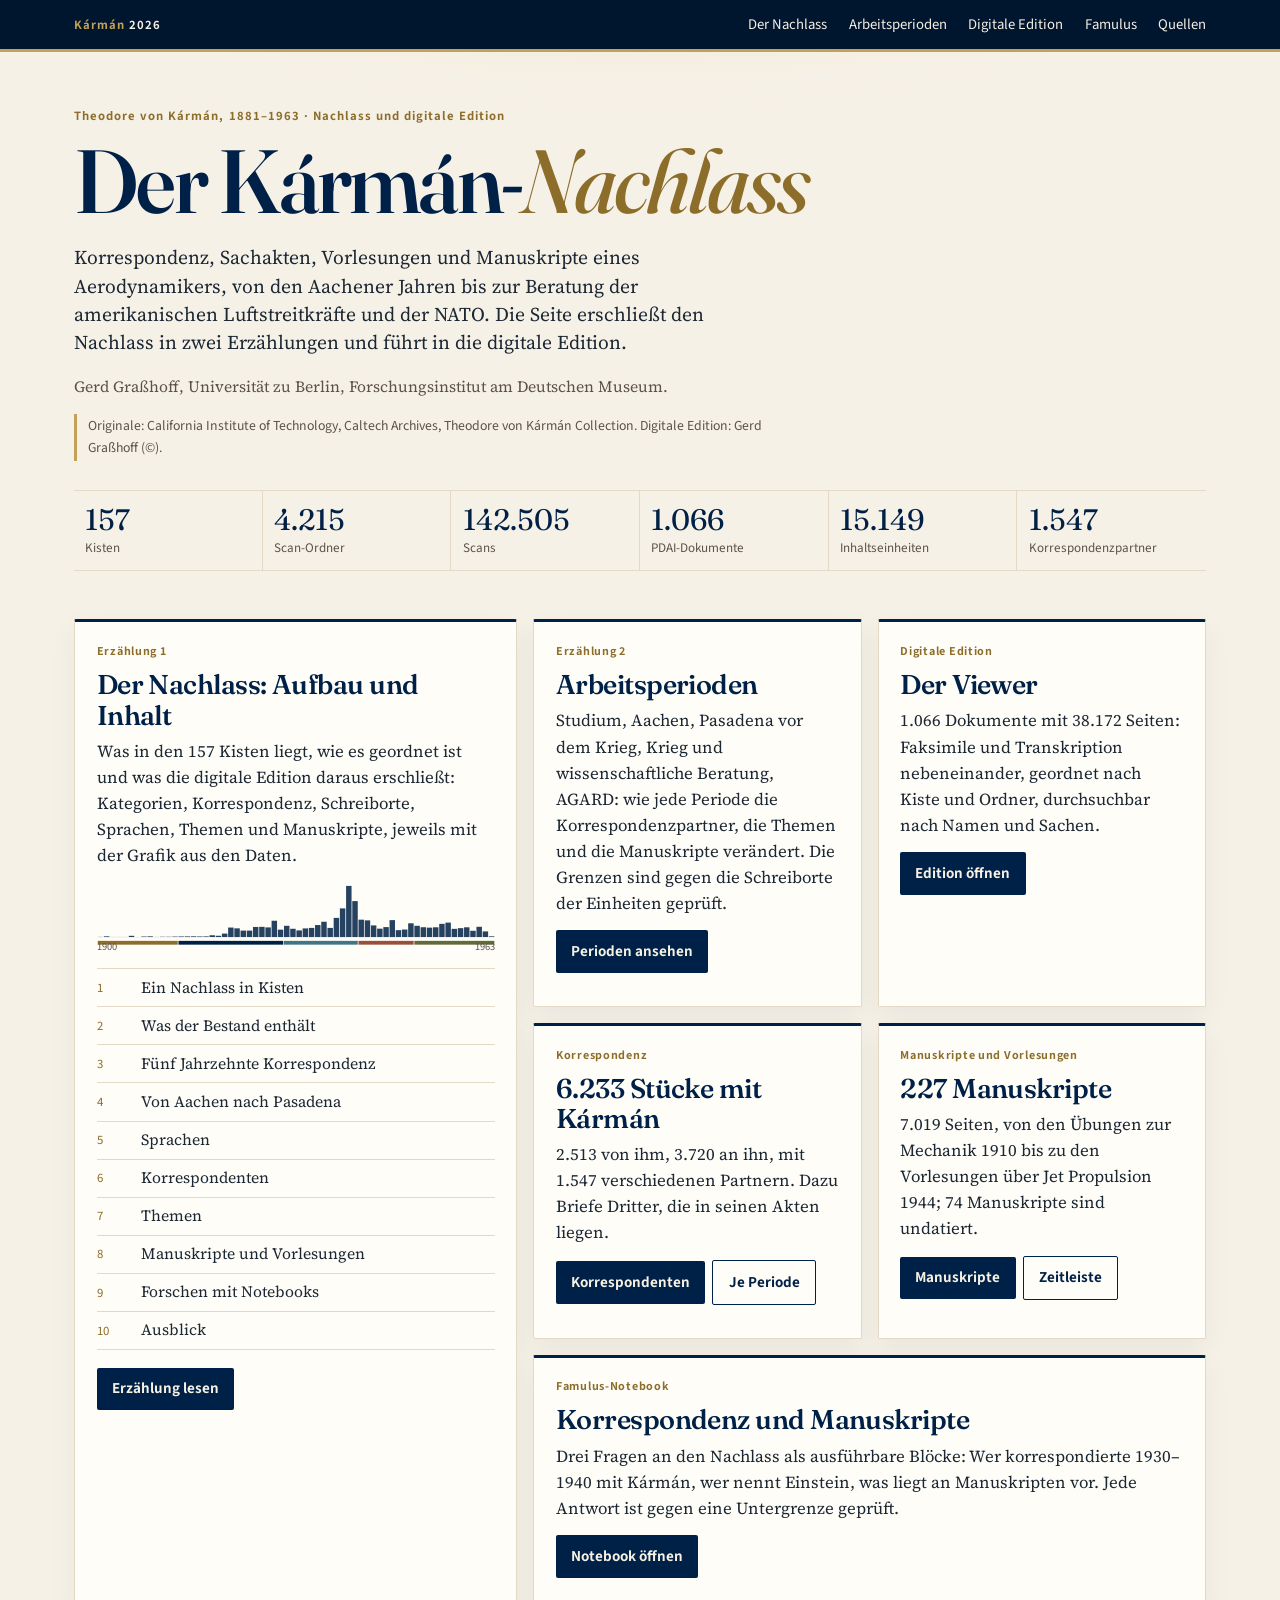
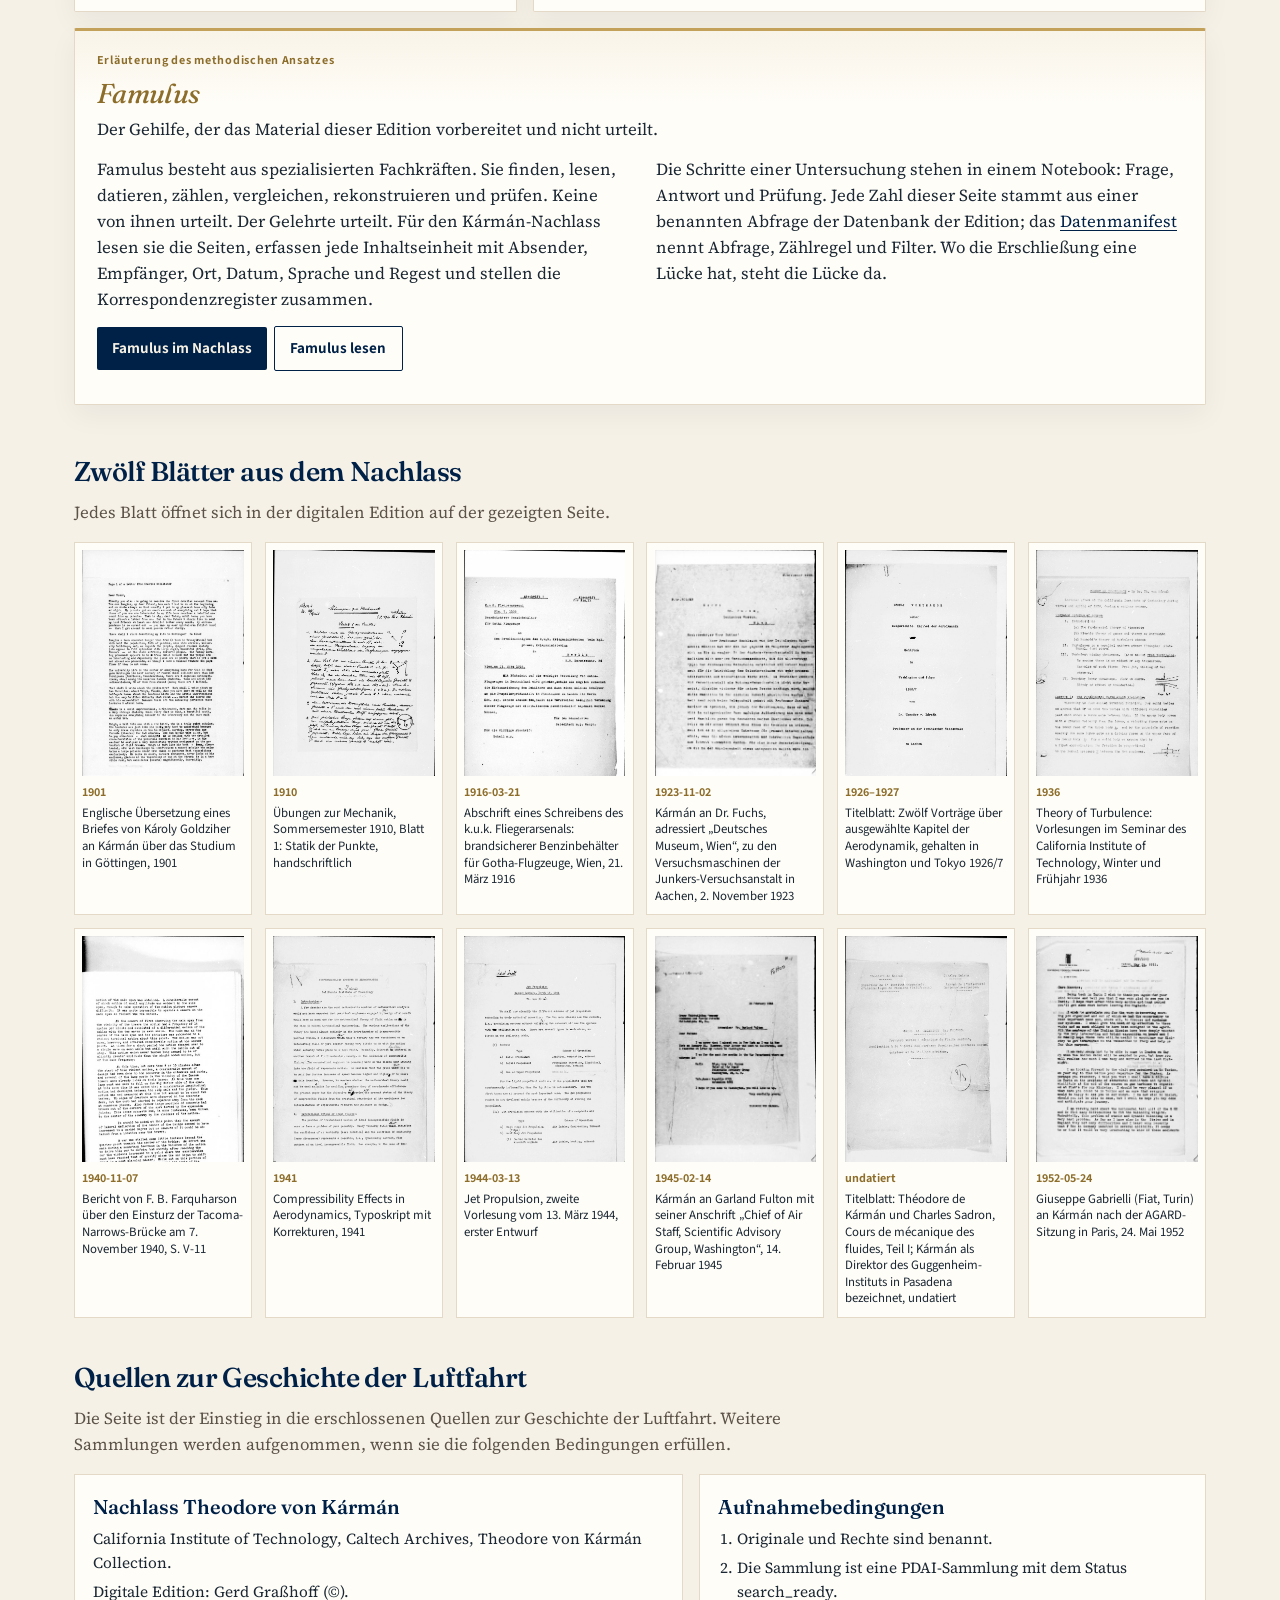
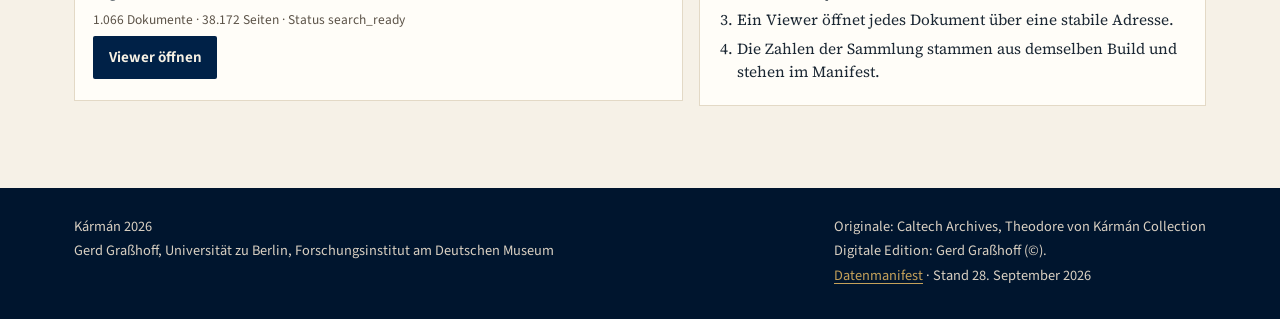
<file: index.html>
<!DOCTYPE html>
<html lang="de">
<head>
  <meta charset="utf-8">
  <meta name="viewport" content="width=device-width, initial-scale=1">
  <title>Kármán 2026</title>
  <meta name="description" content="Der Nachlass Theodore von Kármáns: digitale Edition, Korrespondenz, Manuskripte, Arbeitsperioden und Famulus-Notebooks. Einstieg in die Quellen zur Geschichte der Luftfahrt.">
  <meta name="author" content="Gerd Graßhoff">
  <meta property="og:title" content="Kármán 2026">
  <meta property="og:description" content="Der Nachlass Theodore von Kármáns in der digitalen Edition: Aufbau, Korrespondenz, Manuskripte und Arbeitsperioden.">
  <meta property="og:type" content="website">
  <link rel="icon" href="favicon.svg" type="image/svg+xml">
  <link rel="preconnect" href="https://fonts.googleapis.com">
  <link rel="preconnect" href="https://fonts.gstatic.com" crossorigin>
  <link href="https://fonts.googleapis.com/css2?family=Fraunces:ital,opsz,wght@0,9..144,460;0,9..144,560;1,9..144,460&family=Source+Sans+3:ital,wght@0,400;0,560;0,650;1,400&family=Source+Serif+4:ital,opsz,wght@0,8..60,400;0,8..60,560;1,8..60,400&display=swap" rel="stylesheet">
  <link rel="stylesheet" href="assets/karman.css?v=20260929104529">
</head>
<body>
  <a class="skip" href="#inhalt">Zum Inhalt</a>
  <header class="mast">
    <div class="mast-inner">
      <p class="brand"><span>Kármán</span> 2026</p>
      <nav aria-label="Abschnitte">
        <a href="nachlass/">Der Nachlass</a>
        <a href="perioden/">Arbeitsperioden</a>
        <a href="#edition">Digitale Edition</a>
        <a href="#ansatz">Famulus</a>
        <a href="#quellen">Quellen</a>
      </nav>
    </div>
  </header>

  <main id="inhalt">
    <div class="wrap">
      <section class="hero">
        <p class="kicker">Theodore von Kármán, 1881–1963 · Nachlass und digitale Edition</p>
        <h1>Der Kármán-<em>Nachlass</em></h1>
        <p class="lead">Korrespondenz, Sachakten, Vorlesungen und Manuskripte eines Aerodynamikers, von den Aachener Jahren bis zur Beratung der amerikanischen Luftstreitkräfte und der NATO. Die Seite erschließt den Nachlass in zwei Erzählungen und führt in die digitale Edition.</p>
        <p class="byline">Gerd Graßhoff, Universität zu Berlin, Forschungsinstitut am Deutschen Museum.</p>
        <p class="credit">Originale: California Institute of Technology, Caltech Archives, Theodore von Kármán Collection. Digitale Edition: Gerd Graßhoff (©).</p>
        <div class="figures" aria-label="Der Nachlass in Zahlen">
          <div><span class="v">157</span><span class="k">Kisten</span></div>
          <div><span class="v">4.215</span><span class="k">Scan-Ordner</span></div>
          <div><span class="v">142.505</span><span class="k">Scans</span></div>
          <div><span class="v">1.066</span><span class="k">PDAI-Dokumente</span></div>
          <div><span class="v">15.149</span><span class="k">Inhaltseinheiten</span></div>
          <div><span class="v">1.547</span><span class="k">Korrespondenzpartner</span></div>
        </div>
      </section>

      <section class="portals" aria-label="Einstiege">
        <article class="portal lead-card" id="nachlass">
          <p class="mark">Erzählung 1</p>
          <h2>Der Nachlass: Aufbau und Inhalt</h2>
          <p>Was in den 157 Kisten liegt, wie es geordnet ist und was die digitale Edition daraus erschließt: Kategorien, Korrespondenz, Schreiborte, Sprachen, Themen und Manuskripte, jeweils mit der Grafik aus den Daten.</p>
          <div class="spark fig" data-chart="spark" style="min-height:0"></div>
          <ol class="contents"><li><a href="nachlass/#k1"><span class="num">1</span><span>Ein Nachlass in Kisten</span></a></li><li><a href="nachlass/#k2"><span class="num">2</span><span>Was der Bestand enthält</span></a></li><li><a href="nachlass/#k3"><span class="num">3</span><span>Fünf Jahrzehnte Korrespondenz</span></a></li><li><a href="nachlass/#k4"><span class="num">4</span><span>Von Aachen nach Pasadena</span></a></li><li><a href="nachlass/#k5"><span class="num">5</span><span>Sprachen</span></a></li><li><a href="nachlass/#k6"><span class="num">6</span><span>Korrespondenten</span></a></li><li><a href="nachlass/#k7"><span class="num">7</span><span>Themen</span></a></li><li><a href="nachlass/#k8"><span class="num">8</span><span>Manuskripte und Vorlesungen</span></a></li><li><a href="nachlass/#k9"><span class="num">9</span><span>Forschen mit Notebooks</span></a></li><li><a href="nachlass/#k10"><span class="num">10</span><span>Ausblick</span></a></li></ol>
          <p class="go-row"><a class="go" href="nachlass/">Erzählung lesen</a></p>
        </article>

        <article class="portal" id="perioden">
          <p class="mark">Erzählung 2</p>
          <h2>Arbeitsperioden</h2>
          <p>Studium, Aachen, Pasadena vor dem Krieg, Krieg und wissenschaftliche Beratung, AGARD: wie jede Periode die Korrespondenzpartner, die Themen und die Manuskripte verändert. Die Grenzen sind gegen die Schreiborte der Einheiten geprüft.</p>
          <p class="go-row"><a class="go" href="perioden/">Perioden ansehen</a></p>
        </article>

        <article class="portal" id="edition">
          <p class="mark">Digitale Edition</p>
          <h2>Der Viewer</h2>
          <p>1.066 Dokumente mit 38.172 Seiten: Faksimile und Transkription nebeneinander, geordnet nach Kiste und Ordner, durchsuchbar nach Namen und Sachen.</p>
          <p class="go-row"><a class="go" href="https://lettre.ngrok.dev/karman/" target="_blank" rel="noopener">Edition öffnen</a></p>
        </article>

        <article class="portal" id="korrespondenz">
          <p class="mark">Korrespondenz</p>
          <h2>6.233 Stücke mit Kármán</h2>
          <p>2.513 von ihm, 3.720 an ihn, mit 1.547 verschiedenen Partnern. Dazu Briefe Dritter, die in seinen Akten liegen.</p>
          <p class="go-row"><a class="go" href="nachlass/#k6">Korrespondenten</a><a class="go quiet" href="perioden/#korrespondenz">Je Periode</a></p>
        </article>

        <article class="portal" id="manuskripte">
          <p class="mark">Manuskripte und Vorlesungen</p>
          <h2>227 Manuskripte</h2>
          <p>7.019 Seiten, von den Übungen zur Mechanik 1910 bis zu den Vorlesungen über Jet Propulsion 1944; 74 Manuskripte sind undatiert.</p>
          <p class="go-row"><a class="go" href="nachlass/#k8">Manuskripte</a><a class="go quiet" href="perioden/#manuskripte">Zeitleiste</a></p>
        </article>

        <article class="portal wide" id="notebook">
          <p class="mark">Famulus-Notebook</p>
          <h2>Korrespondenz und Manuskripte</h2>
          <p>Drei Fragen an den Nachlass als ausführbare Blöcke: Wer korrespondierte 1930–1940 mit Kármán, wer nennt Einstein, was liegt an Manuskripten vor. Jede Antwort ist gegen eine Untergrenze geprüft.</p>
          <p class="go-row"><a class="go" href="https://lettre.ngrok.dev/famulus-notebook/notebook?nb=karman-nachlass/korrespondenz" target="_blank" rel="noopener">Notebook öffnen</a></p>
        </article>

        <article class="portal method" id="ansatz">
          <p class="mark">Erläuterung des methodischen Ansatzes</p>
          <h2><span>Famulus</span></h2>
          <p>Der Gehilfe, der das Material dieser Edition vorbereitet und nicht urteilt.</p>
          <div class="method-cols">
            <p>Famulus besteht aus spezialisierten Fachkräften. Sie finden, lesen, datieren, zählen, vergleichen, rekonstruieren und prüfen. Keine von ihnen urteilt. Der Gelehrte urteilt. Für den Kármán-Nachlass lesen sie die Seiten, erfassen jede Inhaltseinheit mit Absender, Empfänger, Ort, Datum, Sprache und Regest und stellen die Korrespondenzregister zusammen.</p>
            <p>Die Schritte einer Untersuchung stehen in einem Notebook: Frage, Antwort und Prüfung. Jede Zahl dieser Seite stammt aus einer benannten Abfrage der Datenbank der Edition; das <a href="data/manifest.json">Datenmanifest</a> nennt Abfrage, Zählregel und Filter. Wo die Erschließung eine Lücke hat, steht die Lücke da.</p>
          </div>
          <p class="go-row"><a class="go" href="nachlass/#k9">Famulus im Nachlass</a><a class="go quiet" href="https://grasshoff.github.io/kepleriana-2026/famulus/famulus-plattform.html" target="_blank" rel="noopener">Famulus lesen</a></p>
        </article>
      </section>

      <section class="band" aria-labelledby="blaetter">
        <h2 id="blaetter">Zwölf Blätter aus dem Nachlass</h2>
        <p class="section-lead">Jedes Blatt öffnet sich in der digitalen Edition auf der gezeigten Seite.</p>
        <div class="facsimiles"><a class="facsimile" href="https://lettre.ngrok.dev/karman/?doc=11-21_goldziher_karoly_1901_1952&p=2" target="_blank" rel="noopener"><img src="img/goldziher-1901.jpg" alt="" loading="lazy"><span class="d">1901</span><span class="c">Englische Übersetzung eines Briefes von Károly Goldziher an Kármán über das Studium in Göttingen, 1901</span></a><a class="facsimile" href="https://lettre.ngrok.dev/karman/?doc=117-1_course_lectures_1910_ubungen_zur_mechanik&p=2" target="_blank" rel="noopener"><img src="img/uebungen-1910.jpg" alt="" loading="lazy"><span class="d">1910</span><span class="c">Übungen zur Mechanik, Sommersemester 1910, Blatt 1: Statik der Punkte, handschriftlich</span></a><a class="facsimile" href="https://lettre.ngrok.dev/karman/?doc=109-16_patents_sealed_tanks_1918_1923&p=2" target="_blank" rel="noopener"><img src="img/fliegerarsenal-1916.jpg" alt="" loading="lazy"><span class="d">1916-03-21</span><span class="c">Abschrift eines Schreibens des k.u.k. Fliegerarsenals: brandsicherer Benzinbehälter für Gotha-Flugzeuge, Wien, 21. März 1916</span></a><a class="facsimile" href="https://lettre.ngrok.dev/karman/?doc=10-11_fu_miscellaneous&p=6" target="_blank" rel="noopener"><img src="img/deutsches-museum-1923.jpg" alt="" loading="lazy"><span class="d">1923-11-02</span><span class="c">Kármán an Dr. Fuchs, adressiert „Deutsches Museum, Wien“, zu den Versuchsmaschinen der Junkers-Versuchsanstalt in Aachen, 2. November 1923</span></a><a class="facsimile" href="https://lettre.ngrok.dev/karman/?doc=117-5_course_lectures_1926_1927_zwolf_vortrage_uber_ausgwahlte_kapitel_der_aerodynamik&p=3" target="_blank" rel="noopener"><img src="img/zwoelf-vortraege.jpg" alt="" loading="lazy"><span class="d">1926–1927</span><span class="c">Titelblatt: Zwölf Vorträge über ausgewählte Kapitel der Aerodynamik, gehalten in Washington und Tokyo 1926/7</span></a><a class="facsimile" href="https://lettre.ngrok.dev/karman/?doc=117-18_course_lecture_1936_theory_of_turbulence_i&p=2" target="_blank" rel="noopener"><img src="img/turbulence-1936.jpg" alt="" loading="lazy"><span class="d">1936</span><span class="c">Theory of Turbulence: Vorlesungen im Seminar des California Institute of Technology, Winter und Frühjahr 1936</span></a><a class="facsimile" href="https://lettre.ngrok.dev/karman/?doc=102-10_bridges_suspension_iii&p=36" target="_blank" rel="noopener"><img src="img/tacoma-1940.jpg" alt="" loading="lazy"><span class="d">1940-11-07</span><span class="c">Bericht von F. B. Farquharson über den Einsturz der Tacoma-Narrows-Brücke am 7. November 1940, S. V-11</span></a><a class="facsimile" href="https://lettre.ngrok.dev/karman/?doc=120-3_manuscripts_and_notes_technical_1941_i&p=2" target="_blank" rel="noopener"><img src="img/compressible-1941.jpg" alt="" loading="lazy"><span class="d">1941</span><span class="c">Compressibility Effects in Aerodynamics, Typoskript mit Korrekturen, 1941</span></a><a class="facsimile" href="https://lettre.ngrok.dev/karman/?doc=117-19_course_lecture_1944_jet_propulsion&p=2" target="_blank" rel="noopener"><img src="img/jet-propulsion-1944.jpg" alt="" loading="lazy"><span class="d">1944-03-13</span><span class="c">Jet Propulsion, zweite Vorlesung vom 13. März 1944, erster Entwurf</span></a><a class="facsimile" href="https://lettre.ngrok.dev/karman/?doc=10-9_fulton_garland_1932_1957&p=26" target="_blank" rel="noopener"><img src="img/sag-1945.jpg" alt="" loading="lazy"><span class="d">1945-02-14</span><span class="c">Kármán an Garland Fulton mit seiner Anschrift „Chief of Air Staff, Scientific Advisory Group, Washington“, 14. Februar 1945</span></a><a class="facsimile" href="https://lettre.ngrok.dev/karman/?doc=118-7_manuscripts_of_book_cours_de_mecanique_des_fluides_i&p=5" target="_blank" rel="noopener"><img src="img/cours-mecanique.jpg" alt="" loading="lazy"><span class="d">undatiert</span><span class="c">Titelblatt: Théodore de Kármán und Charles Sadron, Cours de mécanique des fluides, Teil I; Kármán als Direktor des Guggenheim-Instituts in Pasadena bezeichnet, undatiert</span></a><a class="facsimile" href="https://lettre.ngrok.dev/karman/?doc=10-15_gabrielli_giuseppe_lydia_crocco_april_dec_1952&p=19" target="_blank" rel="noopener"><img src="img/agard-1952.jpg" alt="" loading="lazy"><span class="d">1952-05-24</span><span class="c">Giuseppe Gabrielli (Fiat, Turin) an Kármán nach der AGARD-Sitzung in Paris, 24. Mai 1952</span></a></div>
      </section>

      <section class="band" id="quellen" aria-labelledby="quellen-t">
        <h2 id="quellen-t">Quellen zur Geschichte der Luftfahrt</h2>
        <p class="section-lead">Die Seite ist der Einstieg in die erschlossenen Quellen zur Geschichte der Luftfahrt. Weitere Sammlungen werden aufgenommen, wenn sie die folgenden Bedingungen erfüllen.</p>
        <div class="sources">
          <div><div class="source-item"><h3>Nachlass Theodore von Kármán</h3><p>California Institute of Technology, Caltech Archives, Theodore von Kármán Collection.</p><p>Digitale Edition: Gerd Graßhoff (©).</p><p class="meta">1.066 Dokumente · 38.172 Seiten · Status search_ready</p><p><a class="go" href="https://lettre.ngrok.dev/karman/" target="_blank" rel="noopener">Viewer öffnen</a></p></div></div>
          <div class="source-item">
            <h3>Aufnahmebedingungen</h3>
            <ol class="admission"><li>Originale und Rechte sind benannt.</li><li>Die Sammlung ist eine PDAI-Sammlung mit dem Status search_ready.</li><li>Ein Viewer öffnet jedes Dokument über eine stabile Adresse.</li><li>Die Zahlen der Sammlung stammen aus demselben Build und stehen im Manifest.</li></ol>
          </div>
        </div>
      </section>
    </div>
  </main>

  <footer>
    <div class="wrap">
      <div>
        <p>Kármán 2026</p>
        <p>Gerd Graßhoff, Universität zu Berlin, Forschungsinstitut am Deutschen Museum</p>
      </div>
      <div>
        <p>Originale: Caltech Archives, Theodore von Kármán Collection</p>
        <p>Digitale Edition: Gerd Graßhoff (©).</p>
        <p><a href="data/manifest.json">Datenmanifest</a> · Stand 28. September 2026</p>
      </div>
    </div>
  </footer>

  <script src="assets/vendor/d3.v7.min.js?v=20260929104529"></script>
  <script src="data/bundle.js?v=20260929104529"></script>
  <script src="assets/js/charts.js?v=20260929104529"></script>
  <script src="assets/js/scrolly.js?v=20260929104529"></script>
</body>
</html>
</file>
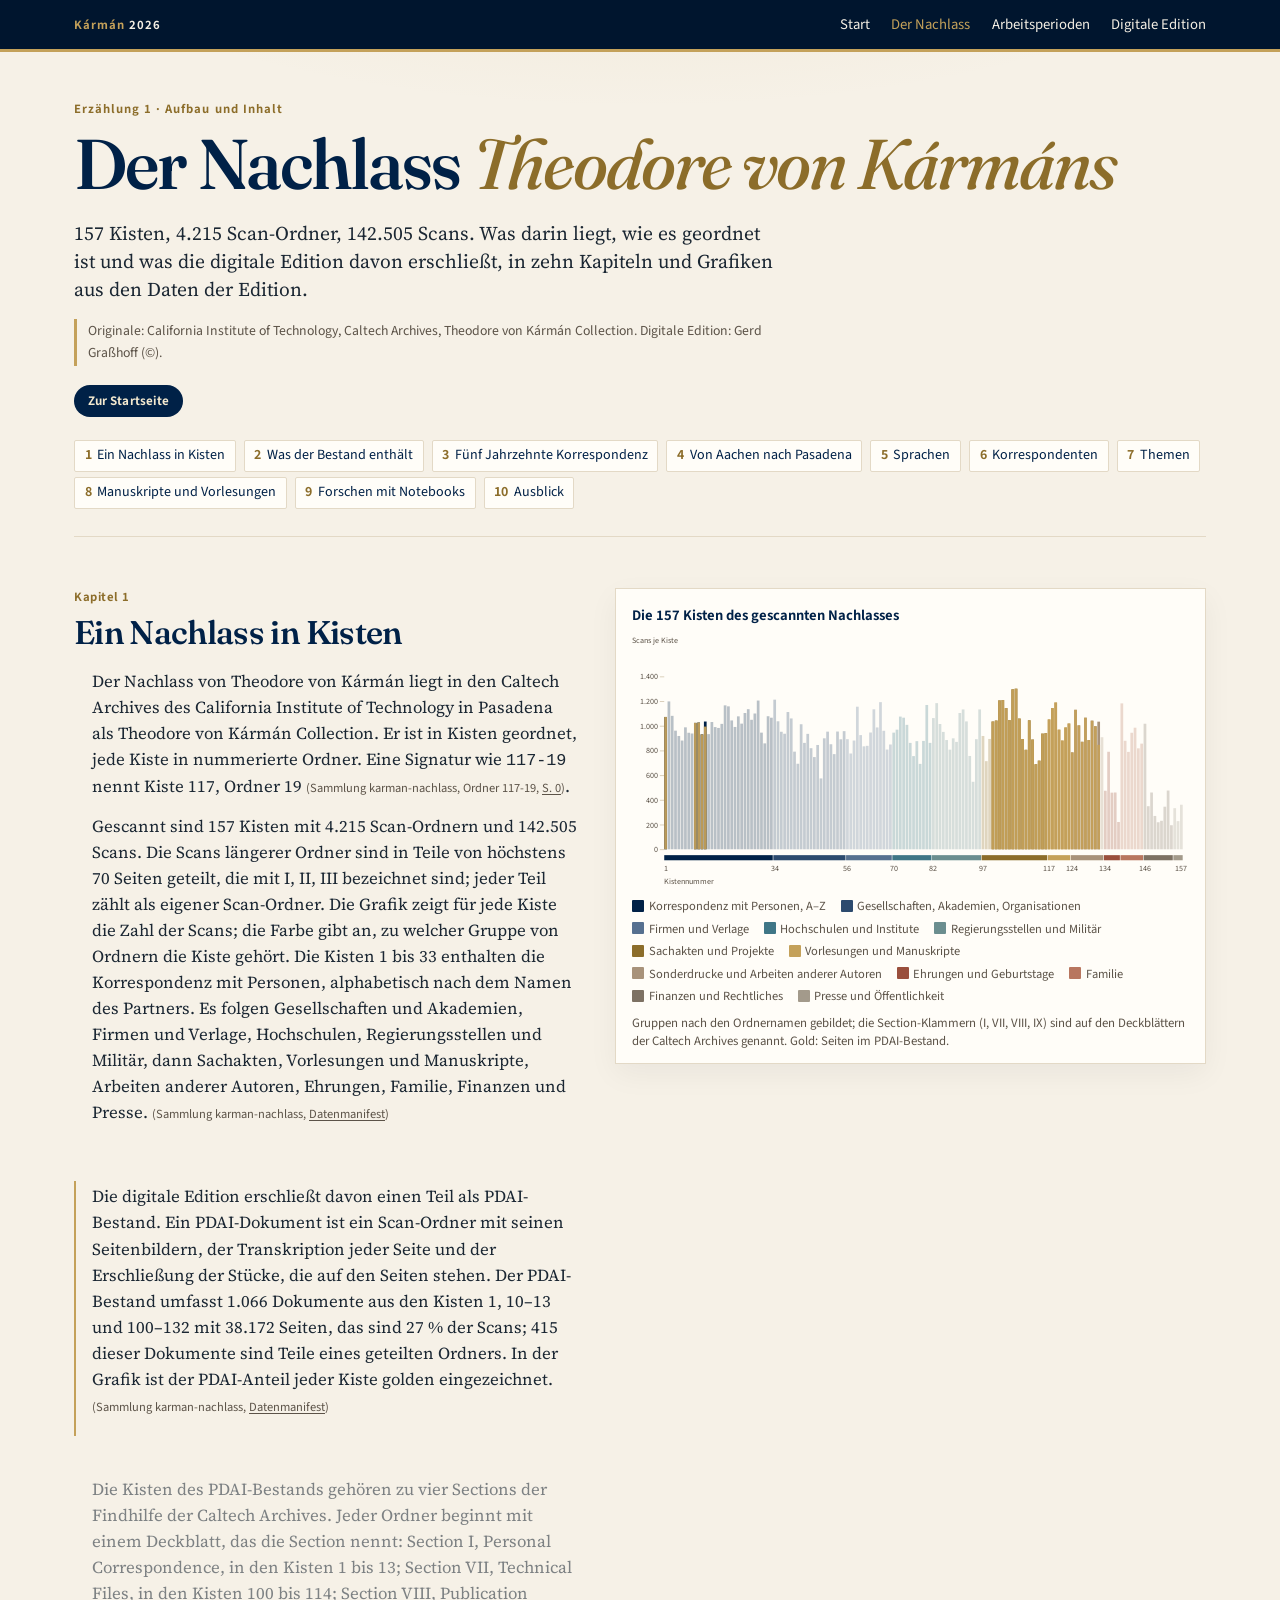
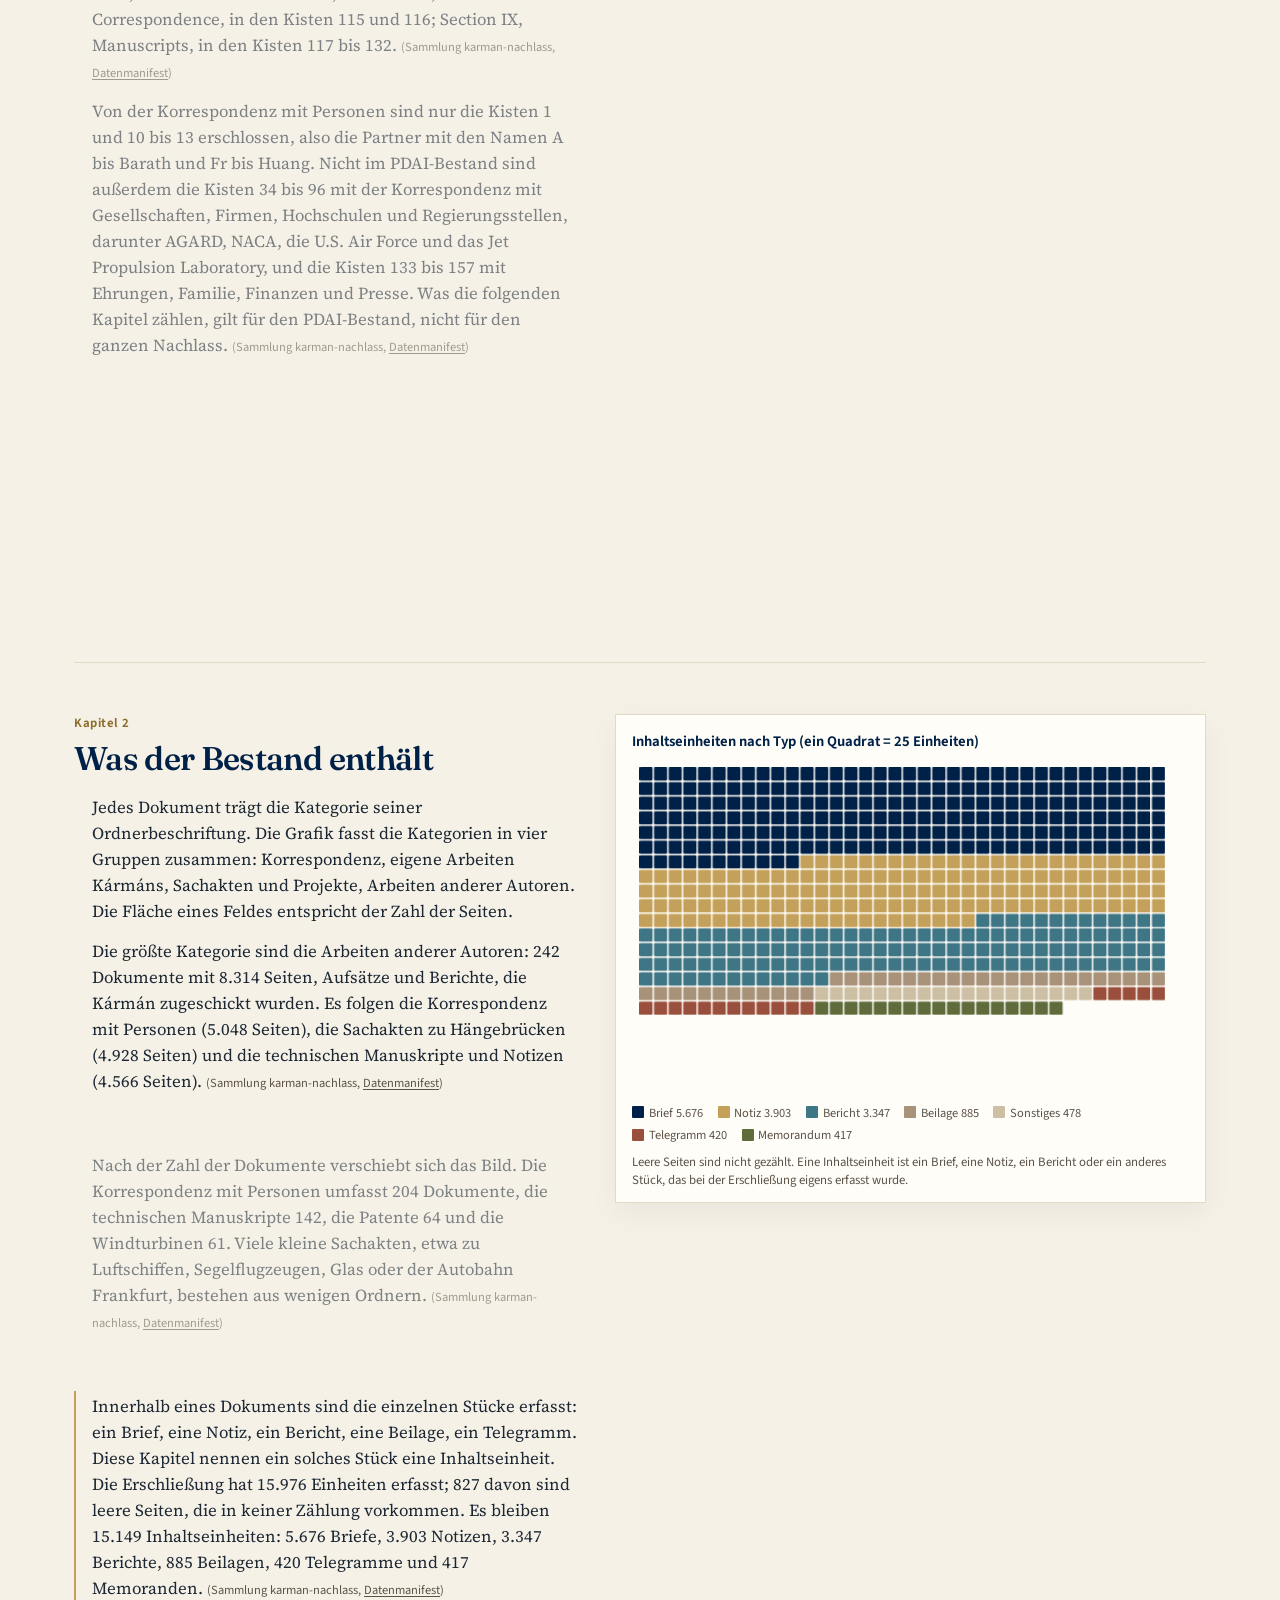
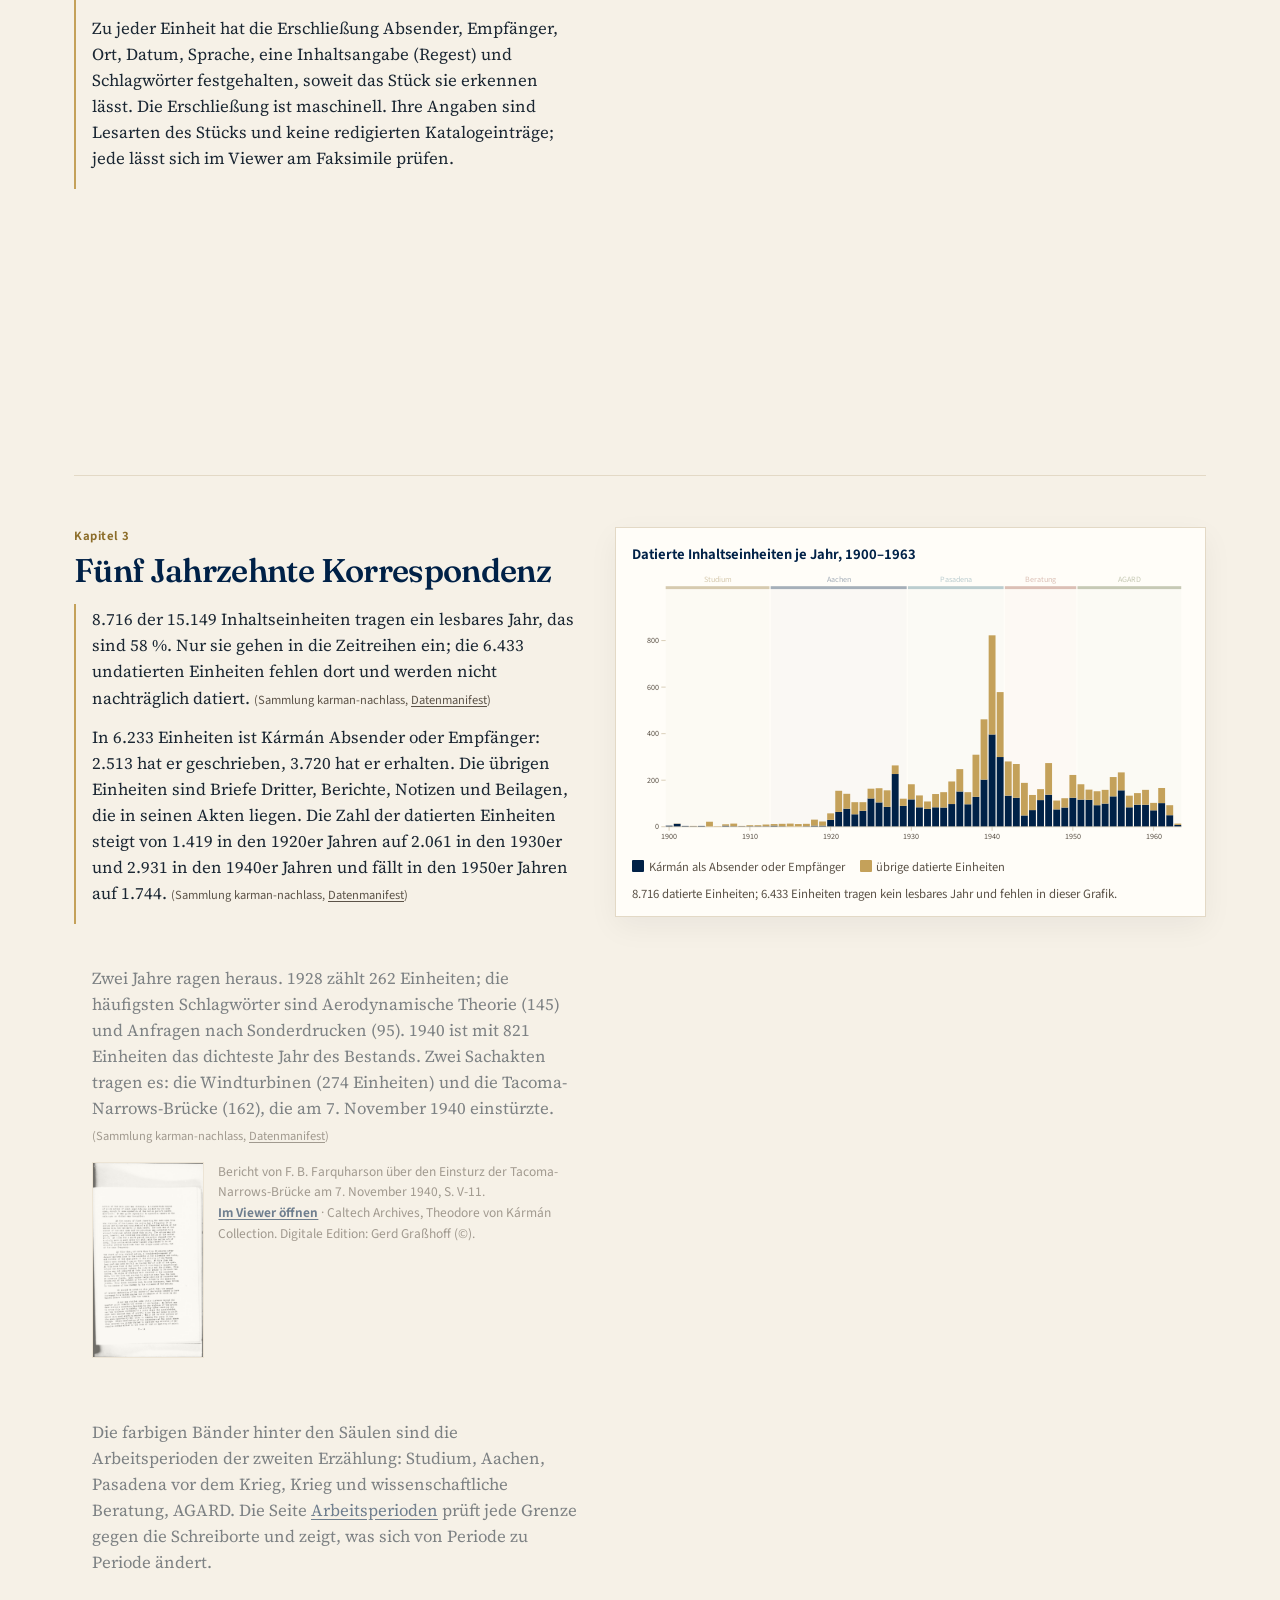
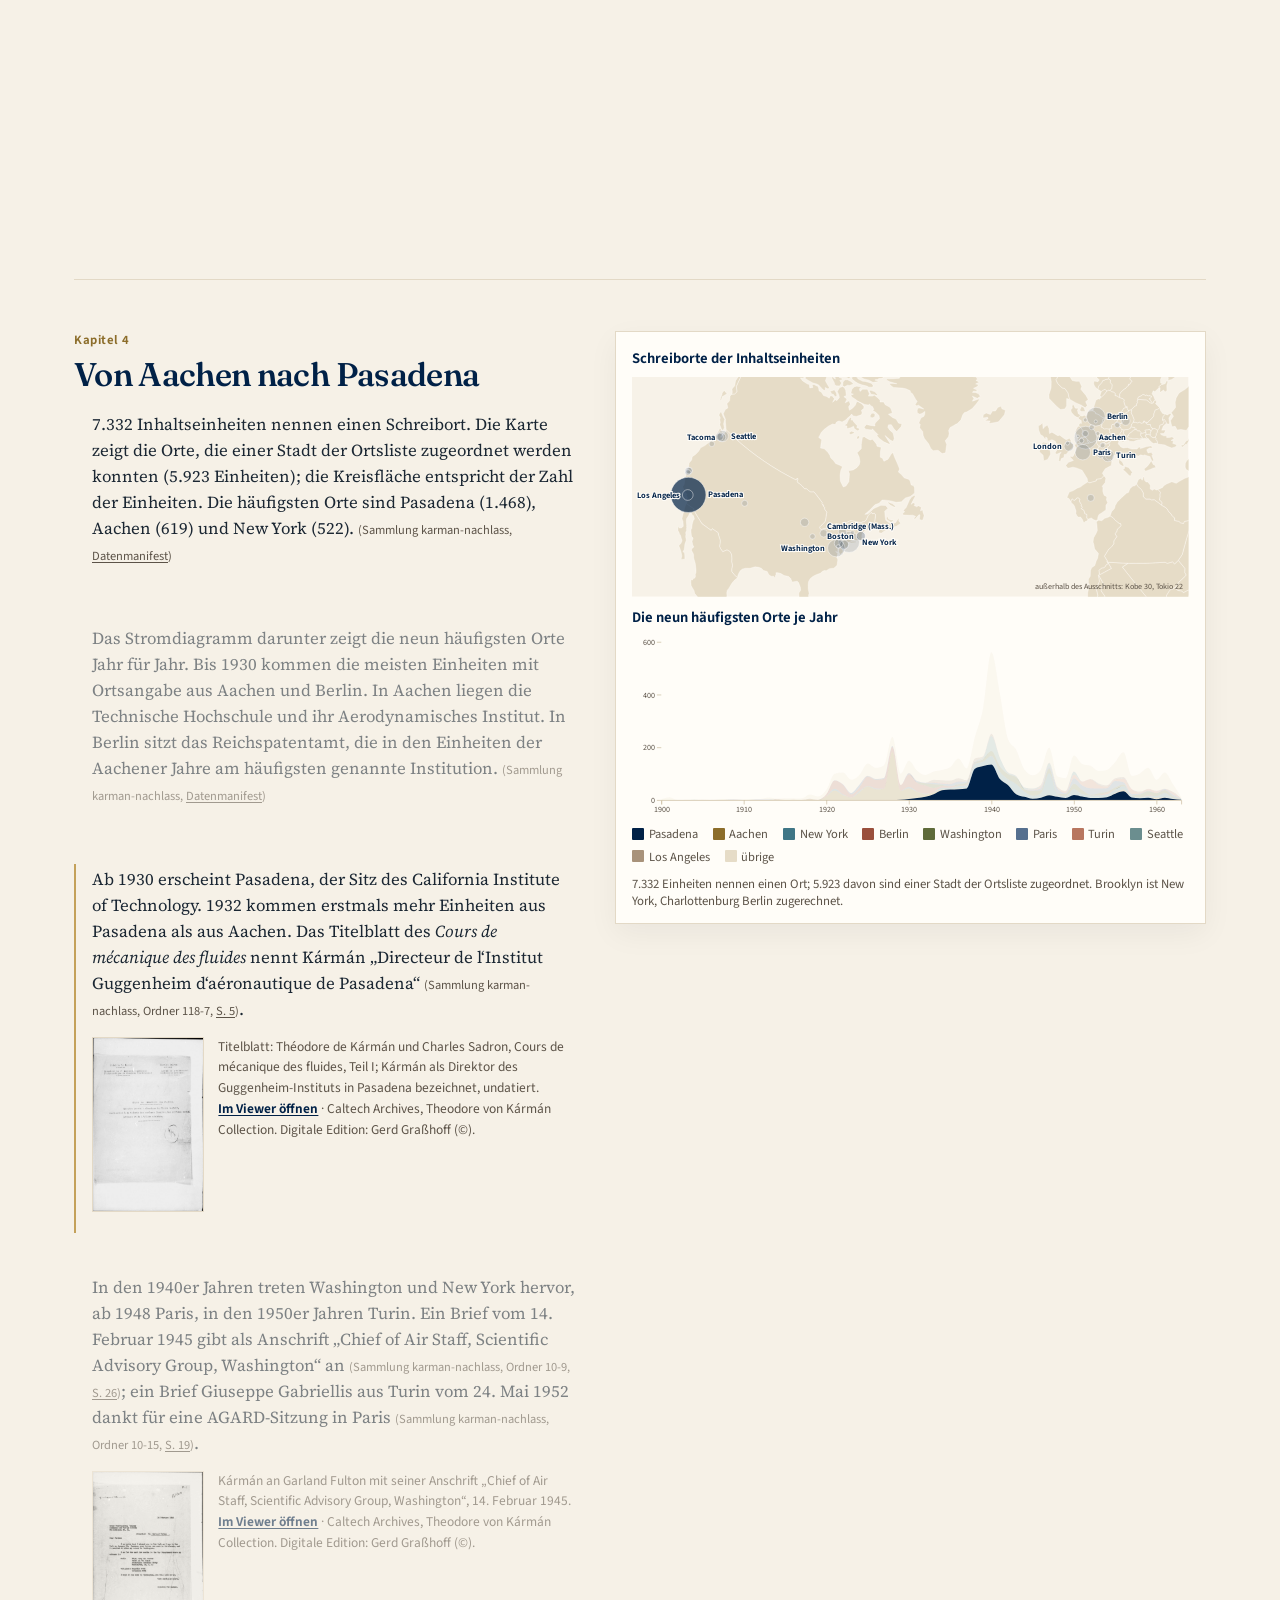
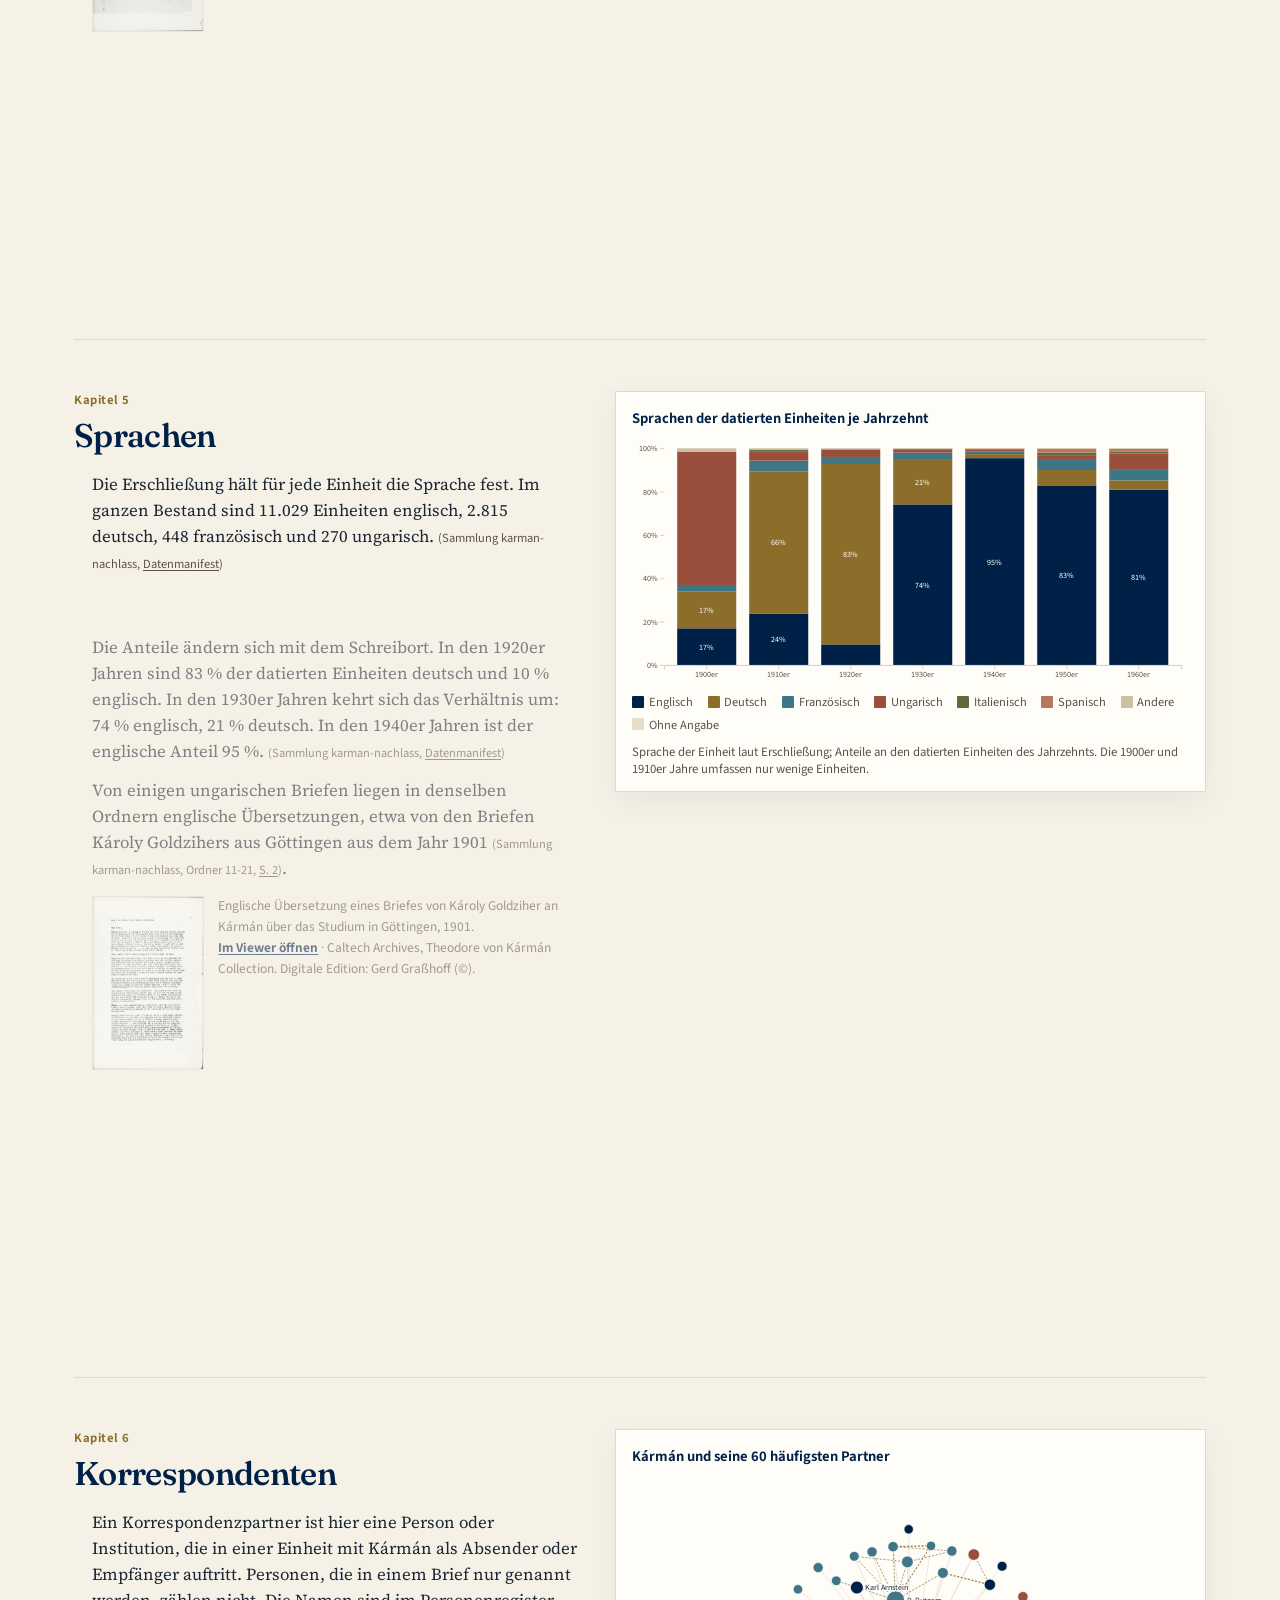
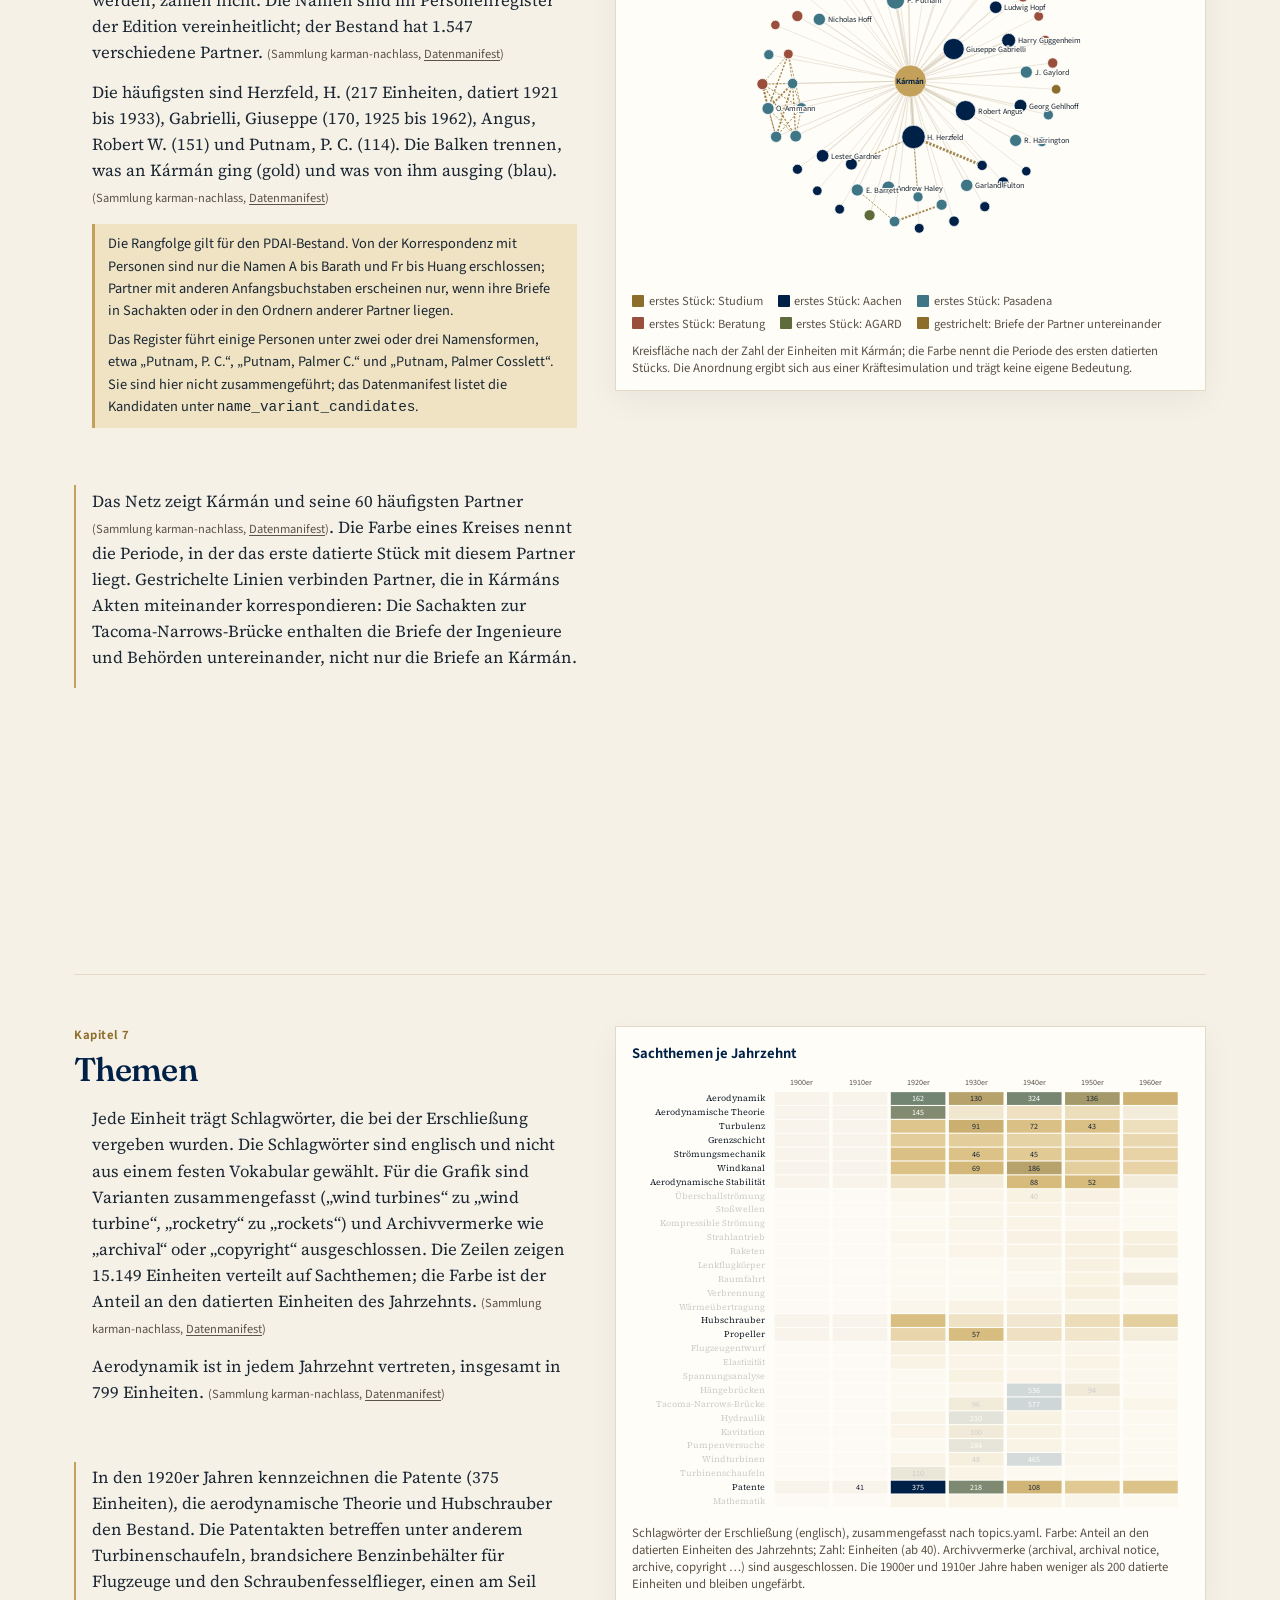
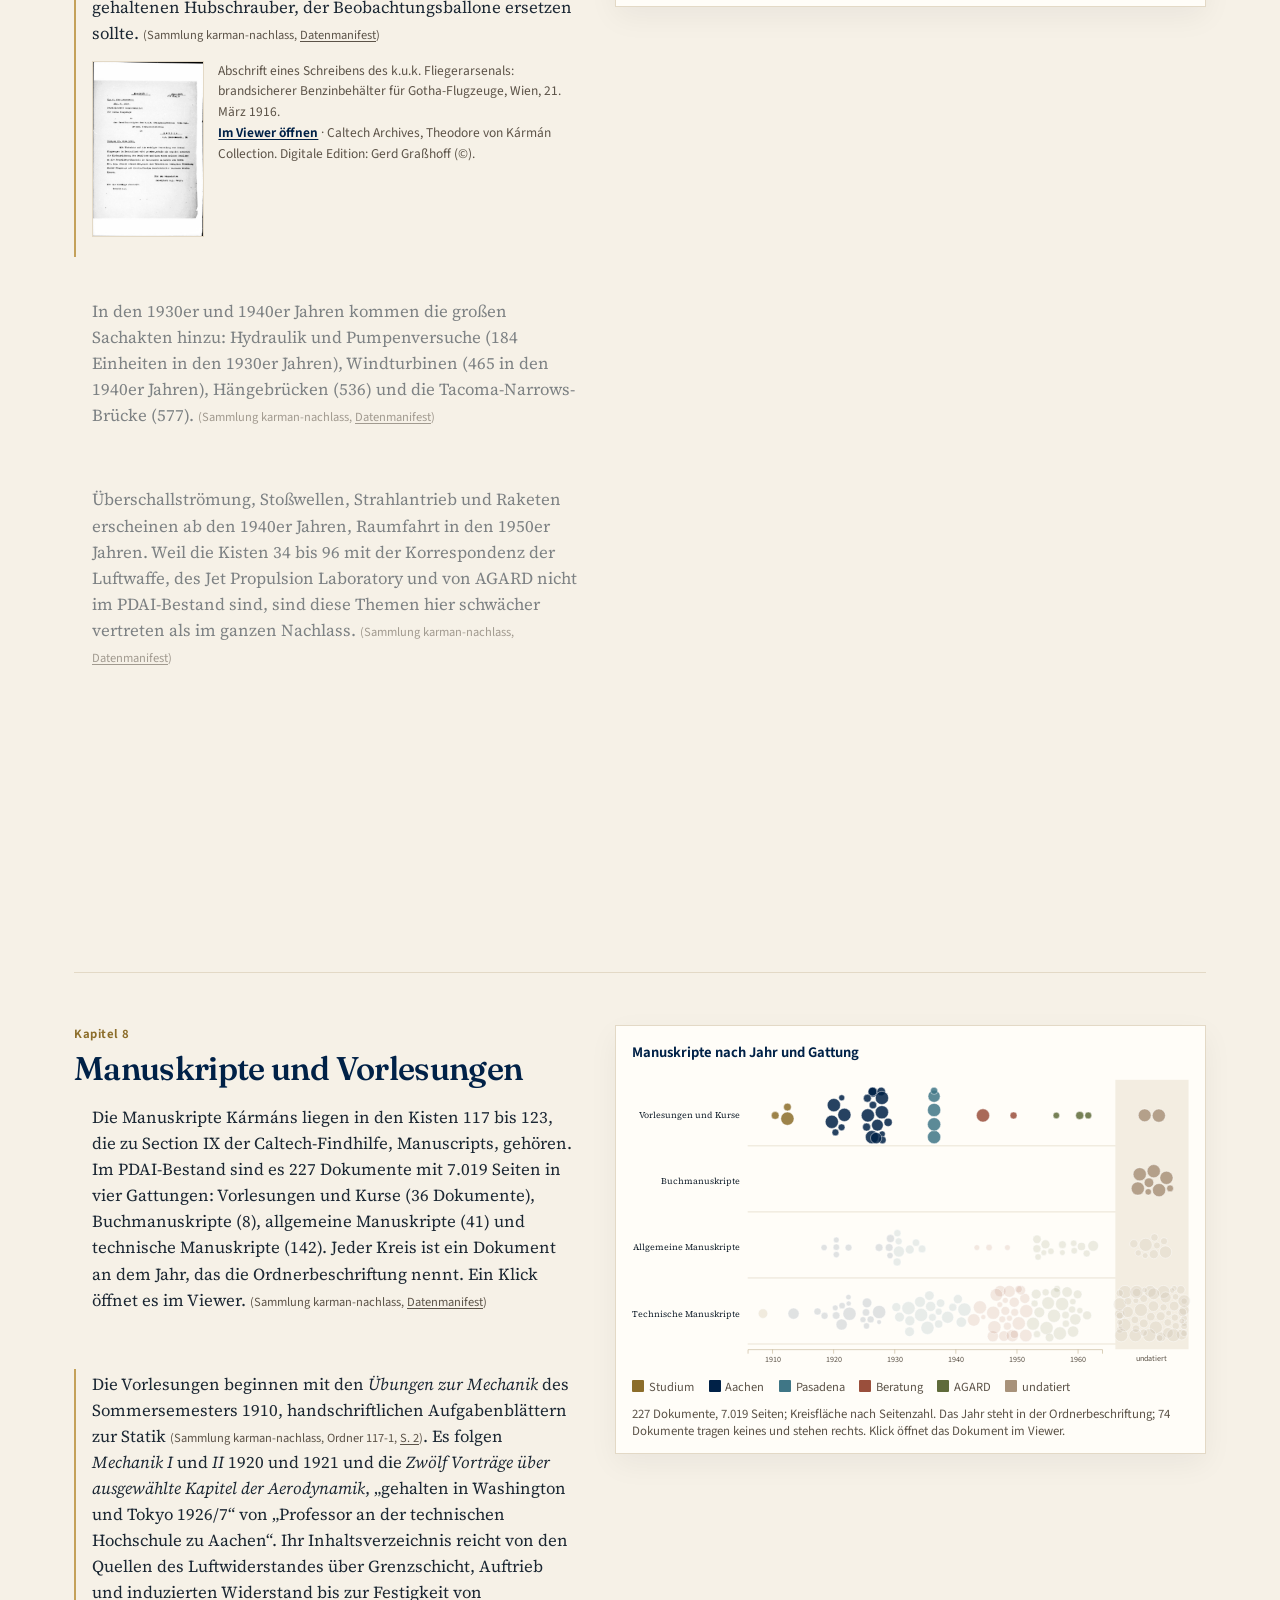
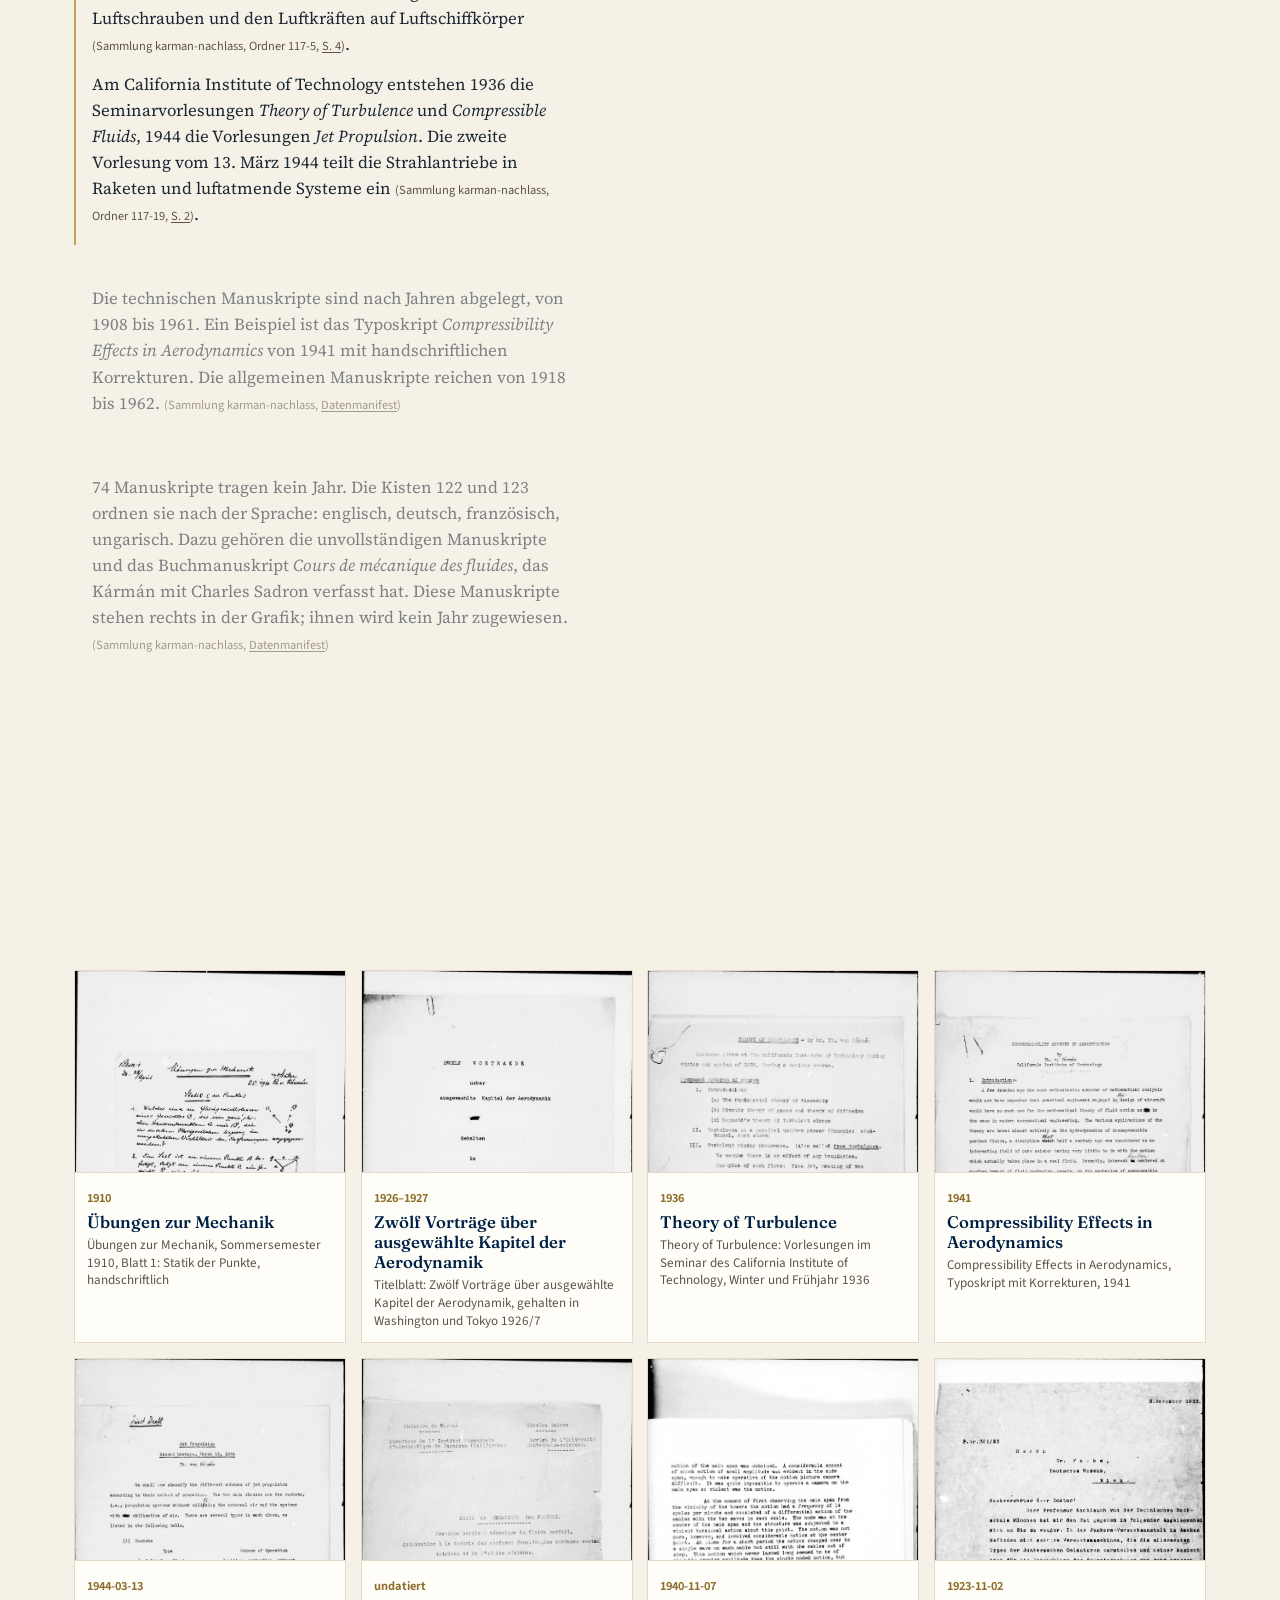
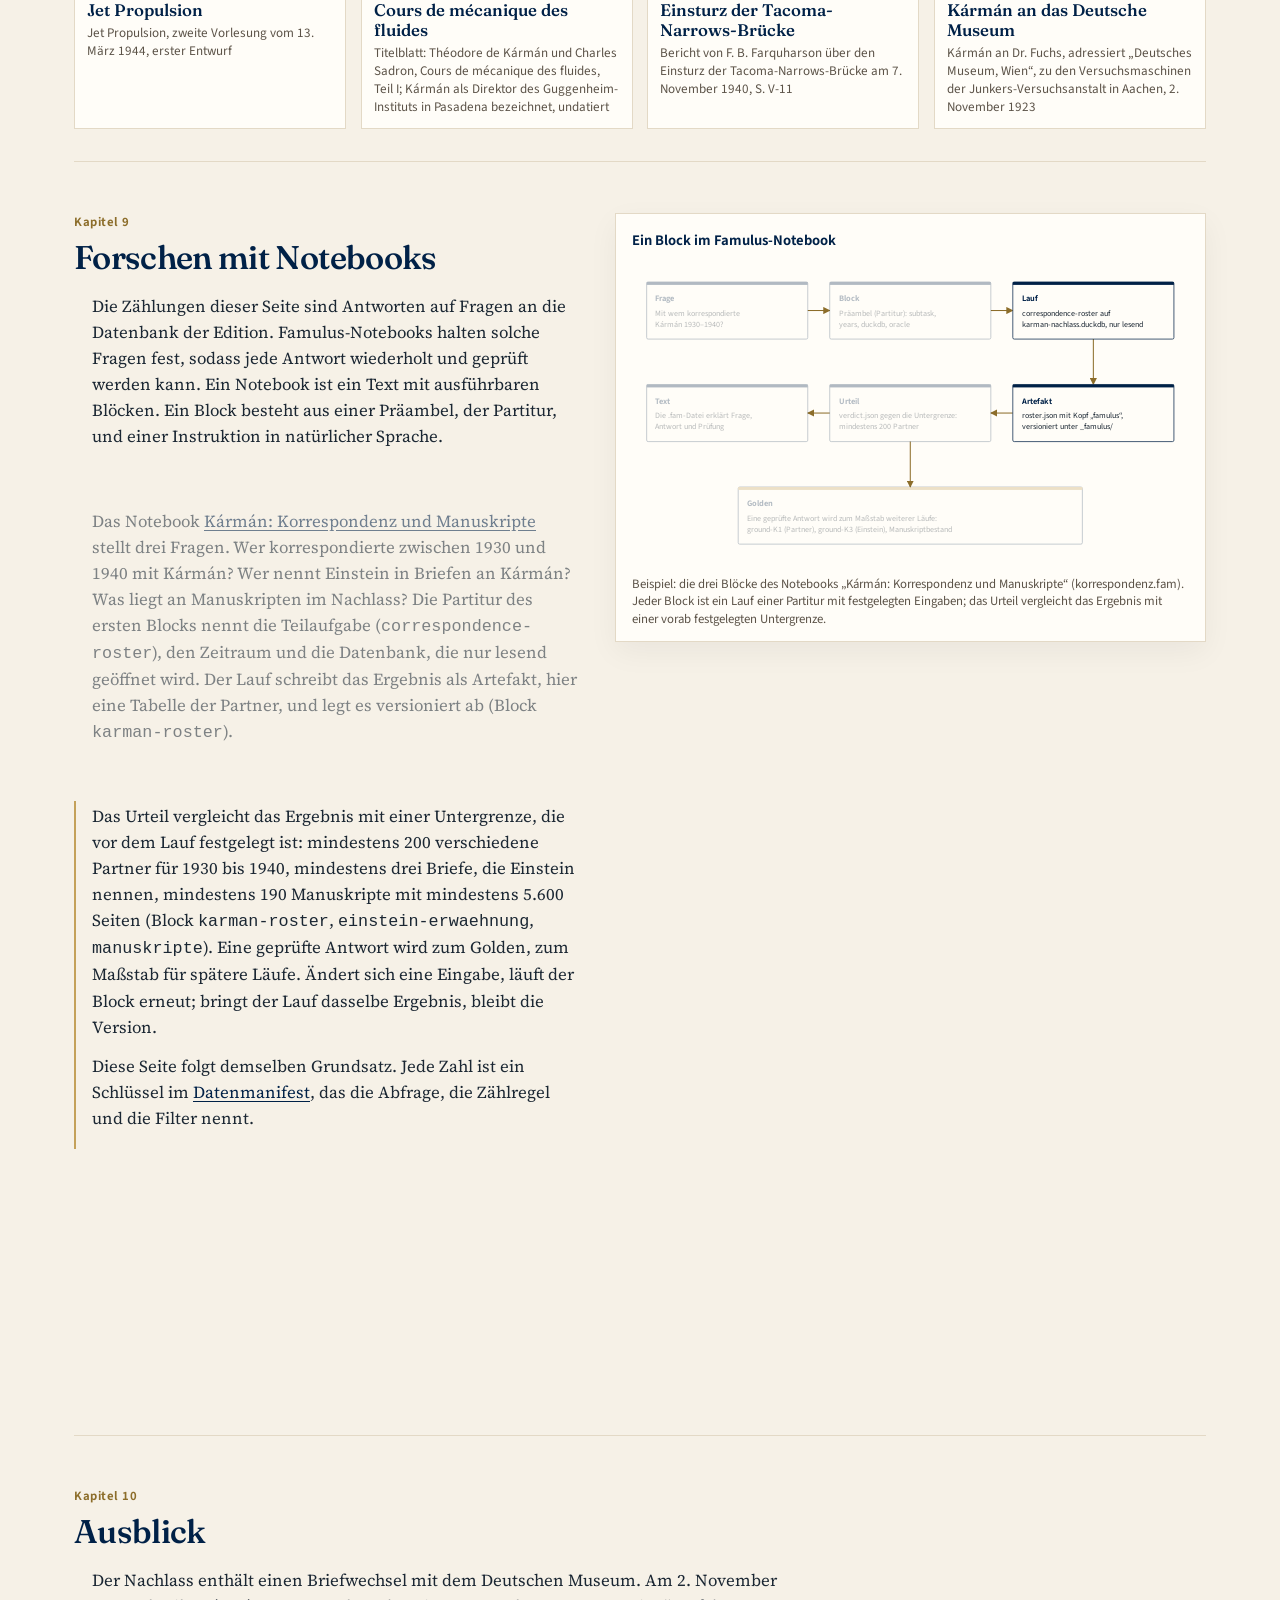
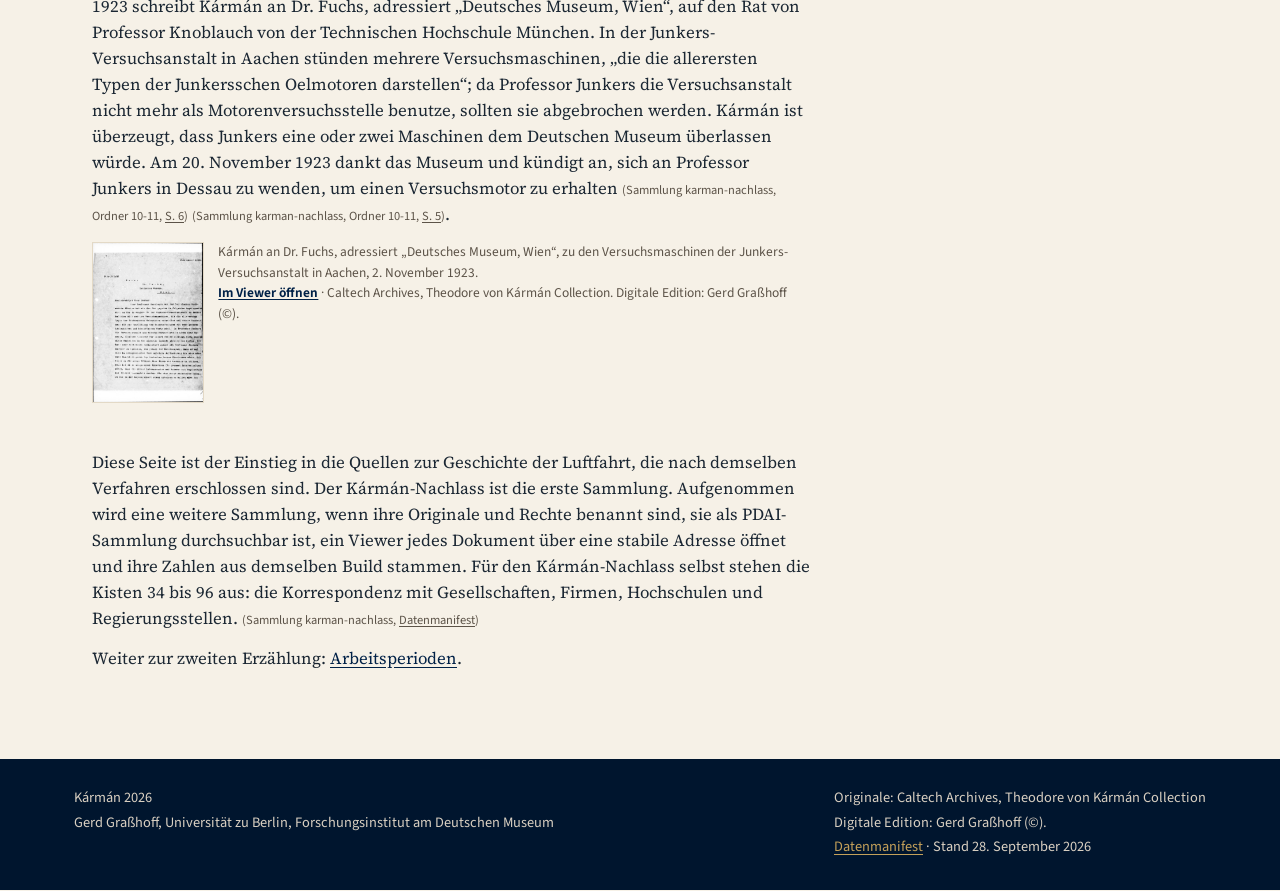
<file: nachlass/index.html>
<!DOCTYPE html>
<html lang="de">
<head>
  <meta charset="utf-8">
  <meta name="viewport" content="width=device-width, initial-scale=1">
  <title>Der Nachlass Theodore von Kármáns · Karman 2026</title>
  <meta name="description" content="Aufbau und Inhalt des Kármán-Nachlasses: Kisten, Kategorien, Korrespondenz, Orte, Sprachen, Themen und Manuskripte, gezählt aus der digitalen Edition.">
  <meta name="author" content="Gerd Graßhoff">
  <link rel="icon" href="../favicon.svg" type="image/svg+xml">
  <link rel="preconnect" href="https://fonts.googleapis.com">
  <link rel="preconnect" href="https://fonts.gstatic.com" crossorigin>
  <link href="https://fonts.googleapis.com/css2?family=Fraunces:ital,opsz,wght@0,9..144,460;0,9..144,560;1,9..144,460&family=Source+Sans+3:ital,wght@0,400;0,560;0,650;1,400&family=Source+Serif+4:ital,opsz,wght@0,8..60,400;0,8..60,560;1,8..60,400&display=swap" rel="stylesheet">
  <link rel="stylesheet" href="../assets/karman.css?v=20260929104529">
</head>
<body>
  <a class="skip" href="#inhalt">Zum Inhalt</a>
  <header class="mast">
    <div class="mast-inner">
      <p class="brand"><a href="../"><span>Kármán</span> 2026</a></p>
      <nav aria-label="Seiten">
        <a href="../">Start</a>
        <a href="./" aria-current="page">Der Nachlass</a>
        <a href="../perioden/">Arbeitsperioden</a>
        <a href="https://lettre.ngrok.dev/karman/" target="_blank" rel="noopener">Digitale Edition</a>
      </nav>
    </div>
  </header>

  <main id="inhalt">
    <div class="wrap">
      <section class="story-hero">
        <p class="kicker">Erzählung 1 · Aufbau und Inhalt</p>
        <h1>Der Nachlass <em>Theodore von Kármáns</em></h1>
        <p class="lead">157 Kisten, 4.215 Scan-Ordner, 142.505 Scans. Was darin liegt, wie es geordnet ist und was die digitale Edition davon erschließt, in zehn Kapiteln und Grafiken aus den Daten der Edition.</p>
        <p class="credit">Originale: California Institute of Technology, Caltech Archives, Theodore von Kármán Collection. Digitale Edition: Gerd Graßhoff (©).</p>
        <p class="home-back"><a href="../index.html">Zur Startseite</a></p>
        <ol class="toc"><li><a href="#k1"><span class="n">1</span>Ein Nachlass in Kisten</a></li><li><a href="#k2"><span class="n">2</span>Was der Bestand enthält</a></li><li><a href="#k3"><span class="n">3</span>Fünf Jahrzehnte Korrespondenz</a></li><li><a href="#k4"><span class="n">4</span>Von Aachen nach Pasadena</a></li><li><a href="#k5"><span class="n">5</span>Sprachen</a></li><li><a href="#k6"><span class="n">6</span>Korrespondenten</a></li><li><a href="#k7"><span class="n">7</span>Themen</a></li><li><a href="#k8"><span class="n">8</span>Manuskripte und Vorlesungen</a></li><li><a href="#k9"><span class="n">9</span>Forschen mit Notebooks</a></li><li><a href="#k10"><span class="n">10</span>Ausblick</a></li></ol>
      </section>
    </div>
    <div class="wrap"><section class="chapter" id="k1" data-figure="boxes"><div class="chapter-text"><p class="chapter-num">Kapitel 1</p><h2>Ein Nachlass in Kisten</h2><div class="step" data-step="0"><p>Der Nachlass von Theodore von Kármán liegt in den Caltech Archives des California Institute of Technology in Pasadena als Theodore von Kármán Collection. Er ist in Kisten geordnet, jede Kiste in nummerierte Ordner. Eine Signatur wie <code>117-19</code> nennt Kiste 117, Ordner 19 <span class="locus">(Sammlung karman-nachlass, Ordner 117-19, <a href="https://lettre.ngrok.dev/karman/?doc=117-19_course_lecture_1944_jet_propulsion&amp;p=0" target="_blank" rel="noopener" target="_blank" rel="noopener">S. 0</a>)</span>.</p>
<p>Gescannt sind 157 Kisten mit 4.215 Scan-Ordnern und 142.505 Scans. Die Scans längerer Ordner sind in Teile von höchstens 70 Seiten geteilt, die mit I, II, III bezeichnet sind; jeder Teil zählt als eigener Scan-Ordner. Die Grafik zeigt für jede Kiste die Zahl der Scans; die Farbe gibt an, zu welcher Gruppe von Ordnern die Kiste gehört. Die Kisten 1 bis 33 enthalten die Korrespondenz mit Personen, alphabetisch nach dem Namen des Partners. Es folgen Gesellschaften und Akademien, Firmen und Verlage, Hochschulen, Regierungsstellen und Militär, dann Sachakten, Vorlesungen und Manuskripte, Arbeiten anderer Autoren, Ehrungen, Familie, Finanzen und Presse. <span class="locus">(Sammlung karman-nachlass, <a href="../data/manifest.json">Datenmanifest</a>)</span></p></div>
<div class="step" data-step="1"><p>Die digitale Edition erschließt davon einen Teil als PDAI-Bestand. Ein PDAI-Dokument ist ein Scan-Ordner mit seinen Seitenbildern, der Transkription jeder Seite und der Erschließung der Stücke, die auf den Seiten stehen. Der PDAI-Bestand umfasst 1.066 Dokumente aus den Kisten 1, 10–13 und 100–132 mit 38.172 Seiten, das sind 27 % der Scans; 415 dieser Dokumente sind Teile eines geteilten Ordners. In der Grafik ist der PDAI-Anteil jeder Kiste golden eingezeichnet. <span class="locus">(Sammlung karman-nachlass, <a href="../data/manifest.json">Datenmanifest</a>)</span></p></div>
<div class="step" data-step="2"><p>Die Kisten des PDAI-Bestands gehören zu vier Sections der Findhilfe der Caltech Archives. Jeder Ordner beginnt mit einem Deckblatt, das die Section nennt: Section I, Personal Correspondence, in den Kisten 1 bis 13; Section VII, Technical Files, in den Kisten 100 bis 114; Section VIII, Publication Correspondence, in den Kisten 115 und 116; Section IX, Manuscripts, in den Kisten 117 bis 132. <span class="locus">(Sammlung karman-nachlass, <a href="../data/manifest.json">Datenmanifest</a>)</span></p>
<p>Von der Korrespondenz mit Personen sind nur die Kisten 1 und 10 bis 13 erschlossen, also die Partner mit den Namen A bis Barath und Fr bis Huang. Nicht im PDAI-Bestand sind außerdem die Kisten 34 bis 96 mit der Korrespondenz mit Gesellschaften, Firmen, Hochschulen und Regierungsstellen, darunter AGARD, NACA, die U.S. Air Force und das Jet Propulsion Laboratory, und die Kisten 133 bis 157 mit Ehrungen, Familie, Finanzen und Presse. Was die folgenden Kapitel zählen, gilt für den PDAI-Bestand, nicht für den ganzen Nachlass. <span class="locus">(Sammlung karman-nachlass, <a href="../data/manifest.json">Datenmanifest</a>)</span></p></div></div><div class="chapter-figure"><div class="sticky"><p class="fig-title">Die 157 Kisten des gescannten Nachlasses</p><div class="fig"></div></div></div></section></div>
<div class="wrap"><section class="chapter" id="k2" data-figure="categories"><div class="chapter-text"><p class="chapter-num">Kapitel 2</p><h2>Was der Bestand enthält</h2><div class="step" data-step="0"><p>Jedes Dokument trägt die Kategorie seiner Ordnerbeschriftung. Die Grafik fasst die Kategorien in vier Gruppen zusammen: Korrespondenz, eigene Arbeiten Kármáns, Sachakten und Projekte, Arbeiten anderer Autoren. Die Fläche eines Feldes entspricht der Zahl der Seiten.</p>
<p>Die größte Kategorie sind die Arbeiten anderer Autoren: 242 Dokumente mit 8.314 Seiten, Aufsätze und Berichte, die Kármán zugeschickt wurden. Es folgen die Korrespondenz mit Personen (5.048 Seiten), die Sachakten zu Hängebrücken (4.928 Seiten) und die technischen Manuskripte und Notizen (4.566 Seiten). <span class="locus">(Sammlung karman-nachlass, <a href="../data/manifest.json">Datenmanifest</a>)</span></p></div>
<div class="step" data-step="1"><p>Nach der Zahl der Dokumente verschiebt sich das Bild. Die Korrespondenz mit Personen umfasst 204 Dokumente, die technischen Manuskripte 142, die Patente 64 und die Windturbinen 61. Viele kleine Sachakten, etwa zu Luftschiffen, Segelflugzeugen, Glas oder der Autobahn Frankfurt, bestehen aus wenigen Ordnern. <span class="locus">(Sammlung karman-nachlass, <a href="../data/manifest.json">Datenmanifest</a>)</span></p></div>
<div class="step" data-step="2"><p>Innerhalb eines Dokuments sind die einzelnen Stücke erfasst: ein Brief, eine Notiz, ein Bericht, eine Beilage, ein Telegramm. Diese Kapitel nennen ein solches Stück eine Inhaltseinheit. Die Erschließung hat 15.976 Einheiten erfasst; 827 davon sind leere Seiten, die in keiner Zählung vorkommen. Es bleiben 15.149 Inhaltseinheiten: 5.676 Briefe, 3.903 Notizen, 3.347 Berichte, 885 Beilagen, 420 Telegramme und 417 Memoranden. <span class="locus">(Sammlung karman-nachlass, <a href="../data/manifest.json">Datenmanifest</a>)</span></p>
<p>Zu jeder Einheit hat die Erschließung Absender, Empfänger, Ort, Datum, Sprache, eine Inhaltsangabe (Regest) und Schlagwörter festgehalten, soweit das Stück sie erkennen lässt. Die Erschließung ist maschinell. Ihre Angaben sind Lesarten des Stücks und keine redigierten Katalogeinträge; jede lässt sich im Viewer am Faksimile prüfen.</p></div></div><div class="chapter-figure"><div class="sticky"><div class="fig"></div></div></div></section></div>
<div class="wrap"><section class="chapter" id="k3" data-figure="years"><div class="chapter-text"><p class="chapter-num">Kapitel 3</p><h2>Fünf Jahrzehnte Korrespondenz</h2><div class="step" data-step="0"><p>8.716 der 15.149 Inhaltseinheiten tragen ein lesbares Jahr, das sind 58 %. Nur sie gehen in die Zeitreihen ein; die 6.433 undatierten Einheiten fehlen dort und werden nicht nachträglich datiert. <span class="locus">(Sammlung karman-nachlass, <a href="../data/manifest.json">Datenmanifest</a>)</span></p>
<p>In 6.233 Einheiten ist Kármán Absender oder Empfänger: 2.513 hat er geschrieben, 3.720 hat er erhalten. Die übrigen Einheiten sind Briefe Dritter, Berichte, Notizen und Beilagen, die in seinen Akten liegen. Die Zahl der datierten Einheiten steigt von 1.419 in den 1920er Jahren auf 2.061 in den 1930er und 2.931 in den 1940er Jahren und fällt in den 1950er Jahren auf 1.744. <span class="locus">(Sammlung karman-nachlass, <a href="../data/manifest.json">Datenmanifest</a>)</span></p></div>
<div class="step" data-step="1"><p>Zwei Jahre ragen heraus. 1928 zählt 262 Einheiten; die häufigsten Schlagwörter sind Aerodynamische Theorie (145) und Anfragen nach Sonderdrucken (95). 1940 ist mit 821 Einheiten das dichteste Jahr des Bestands. Zwei Sachakten tragen es: die Windturbinen (274 Einheiten) und die Tacoma-Narrows-Brücke (162), die am 7. November 1940 einstürzte. <span class="locus">(Sammlung karman-nachlass, <a href="../data/manifest.json">Datenmanifest</a>)</span></p>
<figure class="quote-card"><a href="https://lettre.ngrok.dev/karman/?doc=102-10_bridges_suspension_iii&p=36" target="_blank" rel="noopener" target="_blank" rel="noopener"><img src="../img/tacoma-1940.jpg" alt="Bericht von F. B. Farquharson über den Einsturz der Tacoma-Narrows-Brücke am 7. November 1940, S. V-11" loading="lazy" width="567" height="1000"></a><figcaption>Bericht von F. B. Farquharson über den Einsturz der Tacoma-Narrows-Brücke am 7. November 1940, S. V-11.<br><a href="https://lettre.ngrok.dev/karman/?doc=102-10_bridges_suspension_iii&p=36" target="_blank" rel="noopener" target="_blank" rel="noopener">Im Viewer öffnen</a> · Caltech Archives, Theodore von Kármán Collection. Digitale Edition: Gerd Graßhoff (©).</figcaption></figure></div>
<div class="step" data-step="2"><p>Die farbigen Bänder hinter den Säulen sind die Arbeitsperioden der zweiten Erzählung: Studium, Aachen, Pasadena vor dem Krieg, Krieg und wissenschaftliche Beratung, AGARD. Die Seite <a href="../perioden/">Arbeitsperioden</a> prüft jede Grenze gegen die Schreiborte und zeigt, was sich von Periode zu Periode ändert.</p></div></div><div class="chapter-figure"><div class="sticky"><p class="fig-title">Datierte Inhaltseinheiten je Jahr, 1900–1963</p><div class="fig"></div></div></div></section></div>
<div class="wrap"><section class="chapter" id="k4" data-figure="places"><div class="chapter-text"><p class="chapter-num">Kapitel 4</p><h2>Von Aachen nach Pasadena</h2><div class="step" data-step="0"><p>7.332 Inhaltseinheiten nennen einen Schreibort. Die Karte zeigt die Orte, die einer Stadt der Ortsliste zugeordnet werden konnten (5.923 Einheiten); die Kreisfläche entspricht der Zahl der Einheiten. Die häufigsten Orte sind Pasadena (1.468), Aachen (619) und New York (522). <span class="locus">(Sammlung karman-nachlass, <a href="../data/manifest.json">Datenmanifest</a>)</span></p></div>
<div class="step" data-step="1"><p>Das Stromdiagramm darunter zeigt die neun häufigsten Orte Jahr für Jahr. Bis 1930 kommen die meisten Einheiten mit Ortsangabe aus Aachen und Berlin. In Aachen liegen die Technische Hochschule und ihr Aerodynamisches Institut. In Berlin sitzt das Reichspatentamt, die in den Einheiten der Aachener Jahre am häufigsten genannte Institution. <span class="locus">(Sammlung karman-nachlass, <a href="../data/manifest.json">Datenmanifest</a>)</span></p></div>
<div class="step" data-step="2"><p>Ab 1930 erscheint Pasadena, der Sitz des California Institute of Technology. 1932 kommen erstmals mehr Einheiten aus Pasadena als aus Aachen. Das Titelblatt des <em>Cours de mécanique des fluides</em> nennt Kármán „Directeur de l‘Institut Guggenheim d‘aéronautique de Pasadena“ <span class="locus">(Sammlung karman-nachlass, Ordner 118-7, <a href="https://lettre.ngrok.dev/karman/?doc=118-7_manuscripts_of_book_cours_de_mecanique_des_fluides_i&amp;p=5" target="_blank" rel="noopener" target="_blank" rel="noopener">S. 5</a>)</span>.</p>
<figure class="quote-card"><a href="https://lettre.ngrok.dev/karman/?doc=118-7_manuscripts_of_book_cours_de_mecanique_des_fluides_i&p=5" target="_blank" rel="noopener" target="_blank" rel="noopener"><img src="../img/cours-mecanique.jpg" alt="Titelblatt: Théodore de Kármán und Charles Sadron, Cours de mécanique des fluides, Teil I; Kármán als Direktor des Guggenheim-Instituts in Pasadena bezeichnet, undatiert" loading="lazy" width="633" height="1000"></a><figcaption>Titelblatt: Théodore de Kármán und Charles Sadron, Cours de mécanique des fluides, Teil I; Kármán als Direktor des Guggenheim-Instituts in Pasadena bezeichnet, undatiert.<br><a href="https://lettre.ngrok.dev/karman/?doc=118-7_manuscripts_of_book_cours_de_mecanique_des_fluides_i&p=5" target="_blank" rel="noopener" target="_blank" rel="noopener">Im Viewer öffnen</a> · Caltech Archives, Theodore von Kármán Collection. Digitale Edition: Gerd Graßhoff (©).</figcaption></figure></div>
<div class="step" data-step="3"><p>In den 1940er Jahren treten Washington und New York hervor, ab 1948 Paris, in den 1950er Jahren Turin. Ein Brief vom 14. Februar 1945 gibt als Anschrift „Chief of Air Staff, Scientific Advisory Group, Washington“ an <span class="locus">(Sammlung karman-nachlass, Ordner 10-9, <a href="https://lettre.ngrok.dev/karman/?doc=10-9_fulton_garland_1932_1957&amp;p=26" target="_blank" rel="noopener" target="_blank" rel="noopener">S. 26</a>)</span>; ein Brief Giuseppe Gabriellis aus Turin vom 24. Mai 1952 dankt für eine AGARD-Sitzung in Paris <span class="locus">(Sammlung karman-nachlass, Ordner 10-15, <a href="https://lettre.ngrok.dev/karman/?doc=10-15_gabrielli_giuseppe_lydia_crocco_april_dec_1952&amp;p=19" target="_blank" rel="noopener" target="_blank" rel="noopener">S. 19</a>)</span>.</p>
<figure class="quote-card"><a href="https://lettre.ngrok.dev/karman/?doc=10-9_fulton_garland_1932_1957&p=26" target="_blank" rel="noopener" target="_blank" rel="noopener"><img src="../img/sag-1945.jpg" alt="Kármán an Garland Fulton mit seiner Anschrift „Chief of Air Staff, Scientific Advisory Group, Washington“, 14. Februar 1945" loading="lazy" width="688" height="1000"></a><figcaption>Kármán an Garland Fulton mit seiner Anschrift „Chief of Air Staff, Scientific Advisory Group, Washington“, 14. Februar 1945.<br><a href="https://lettre.ngrok.dev/karman/?doc=10-9_fulton_garland_1932_1957&p=26" target="_blank" rel="noopener" target="_blank" rel="noopener">Im Viewer öffnen</a> · Caltech Archives, Theodore von Kármán Collection. Digitale Edition: Gerd Graßhoff (©).</figcaption></figure></div></div><div class="chapter-figure"><div class="sticky"><div class="fig"></div></div></div></section></div>
<div class="wrap"><section class="chapter" id="k5" data-figure="languages"><div class="chapter-text"><p class="chapter-num">Kapitel 5</p><h2>Sprachen</h2><div class="step" data-step="0"><p>Die Erschließung hält für jede Einheit die Sprache fest. Im ganzen Bestand sind 11.029 Einheiten englisch, 2.815 deutsch, 448 französisch und 270 ungarisch. <span class="locus">(Sammlung karman-nachlass, <a href="../data/manifest.json">Datenmanifest</a>)</span></p></div>
<div class="step" data-step="1"><p>Die Anteile ändern sich mit dem Schreibort. In den 1920er Jahren sind 83 % der datierten Einheiten deutsch und 10 % englisch. In den 1930er Jahren kehrt sich das Verhältnis um: 74 % englisch, 21 % deutsch. In den 1940er Jahren ist der englische Anteil 95 %. <span class="locus">(Sammlung karman-nachlass, <a href="../data/manifest.json">Datenmanifest</a>)</span></p>
<p>Von einigen ungarischen Briefen liegen in denselben Ordnern englische Übersetzungen, etwa von den Briefen Károly Goldzihers aus Göttingen aus dem Jahr 1901 <span class="locus">(Sammlung karman-nachlass, Ordner 11-21, <a href="https://lettre.ngrok.dev/karman/?doc=11-21_goldziher_karoly_1901_1952&amp;p=2" target="_blank" rel="noopener" target="_blank" rel="noopener">S. 2</a>)</span>.</p>
<figure class="quote-card"><a href="https://lettre.ngrok.dev/karman/?doc=11-21_goldziher_karoly_1901_1952&p=2" target="_blank" rel="noopener" target="_blank" rel="noopener"><img src="../img/goldziher-1901.jpg" alt="Englische Übersetzung eines Briefes von Károly Goldziher an Kármán über das Studium in Göttingen, 1901" loading="lazy" width="638" height="1000"></a><figcaption>Englische Übersetzung eines Briefes von Károly Goldziher an Kármán über das Studium in Göttingen, 1901.<br><a href="https://lettre.ngrok.dev/karman/?doc=11-21_goldziher_karoly_1901_1952&p=2" target="_blank" rel="noopener" target="_blank" rel="noopener">Im Viewer öffnen</a> · Caltech Archives, Theodore von Kármán Collection. Digitale Edition: Gerd Graßhoff (©).</figcaption></figure></div></div><div class="chapter-figure"><div class="sticky"><p class="fig-title">Sprachen der datierten Einheiten je Jahrzehnt</p><div class="fig"></div></div></div></section></div>
<div class="wrap"><section class="chapter" id="k6" data-figure="correspondents"><div class="chapter-text"><p class="chapter-num">Kapitel 6</p><h2>Korrespondenten</h2><div class="step" data-step="0"><p>Ein Korrespondenzpartner ist hier eine Person oder Institution, die in einer Einheit mit Kármán als Absender oder Empfänger auftritt. Personen, die in einem Brief nur genannt werden, zählen nicht. Die Namen sind im Personenregister der Edition vereinheitlicht; der Bestand hat 1.547 verschiedene Partner. <span class="locus">(Sammlung karman-nachlass, <a href="../data/manifest.json">Datenmanifest</a>)</span></p>
<p>Die häufigsten sind Herzfeld, H. (217 Einheiten, datiert 1921 bis 1933), Gabrielli, Giuseppe (170, 1925 bis 1962), Angus, Robert W. (151) und Putnam, P. C. (114). Die Balken trennen, was an Kármán ging (gold) und was von ihm ausging (blau). <span class="locus">(Sammlung karman-nachlass, <a href="../data/manifest.json">Datenmanifest</a>)</span></p>
<div class="aside">
<p>Die Rangfolge gilt für den PDAI-Bestand. Von der Korrespondenz mit Personen sind nur die Namen A bis Barath und Fr bis Huang erschlossen; Partner mit anderen Anfangsbuchstaben erscheinen nur, wenn ihre Briefe in Sachakten oder in den Ordnern anderer Partner liegen.</p>
<p>Das Register führt einige Personen unter zwei oder drei Namensformen, etwa „Putnam, P. C.“, „Putnam, Palmer C.“ und „Putnam, Palmer Cosslett“. Sie sind hier nicht zusammengeführt; das Datenmanifest listet die Kandidaten unter <code>name_variant_candidates</code>.</p>
</div></div>
<div class="step" data-step="1"><p>Das Netz zeigt Kármán und seine 60 häufigsten Partner <span class="locus">(Sammlung karman-nachlass, <a href="../data/manifest.json">Datenmanifest</a>)</span>. Die Farbe eines Kreises nennt die Periode, in der das erste datierte Stück mit diesem Partner liegt. Gestrichelte Linien verbinden Partner, die in Kármáns Akten miteinander korrespondieren: Die Sachakten zur Tacoma-Narrows-Brücke enthalten die Briefe der Ingenieure und Behörden untereinander, nicht nur die Briefe an Kármán.</p></div></div><div class="chapter-figure"><div class="sticky"><div class="fig"></div></div></div></section></div>
<div class="wrap"><section class="chapter" id="k7" data-figure="topics"><div class="chapter-text"><p class="chapter-num">Kapitel 7</p><h2>Themen</h2><div class="step" data-step="0"><p>Jede Einheit trägt Schlagwörter, die bei der Erschließung vergeben wurden. Die Schlagwörter sind englisch und nicht aus einem festen Vokabular gewählt. Für die Grafik sind Varianten zusammengefasst („wind turbines“ zu „wind turbine“, „rocketry“ zu „rockets“) und Archivvermerke wie „archival“ oder „copyright“ ausgeschlossen. Die Zeilen zeigen 15.149 Einheiten verteilt auf Sachthemen; die Farbe ist der Anteil an den datierten Einheiten des Jahrzehnts. <span class="locus">(Sammlung karman-nachlass, <a href="../data/manifest.json">Datenmanifest</a>)</span></p>
<p>Aerodynamik ist in jedem Jahrzehnt vertreten, insgesamt in 799 Einheiten. <span class="locus">(Sammlung karman-nachlass, <a href="../data/manifest.json">Datenmanifest</a>)</span></p></div>
<div class="step" data-step="1"><p>In den 1920er Jahren kennzeichnen die Patente (375 Einheiten), die aerodynamische Theorie und Hubschrauber den Bestand. Die Patentakten betreffen unter anderem Turbinenschaufeln, brandsichere Benzinbehälter für Flugzeuge und den Schraubenfesselflieger, einen am Seil gehaltenen Hubschrauber, der Beobachtungsballone ersetzen sollte. <span class="locus">(Sammlung karman-nachlass, <a href="../data/manifest.json">Datenmanifest</a>)</span></p>
<figure class="quote-card"><a href="https://lettre.ngrok.dev/karman/?doc=109-16_patents_sealed_tanks_1918_1923&p=2" target="_blank" rel="noopener" target="_blank" rel="noopener"><img src="../img/fliegerarsenal-1916.jpg" alt="Abschrift eines Schreibens des k.u.k. Fliegerarsenals: brandsicherer Benzinbehälter für Gotha-Flugzeuge, Wien, 21. März 1916" loading="lazy" width="632" height="1000"></a><figcaption>Abschrift eines Schreibens des k.u.k. Fliegerarsenals: brandsicherer Benzinbehälter für Gotha-Flugzeuge, Wien, 21. März 1916.<br><a href="https://lettre.ngrok.dev/karman/?doc=109-16_patents_sealed_tanks_1918_1923&p=2" target="_blank" rel="noopener" target="_blank" rel="noopener">Im Viewer öffnen</a> · Caltech Archives, Theodore von Kármán Collection. Digitale Edition: Gerd Graßhoff (©).</figcaption></figure></div>
<div class="step" data-step="2"><p>In den 1930er und 1940er Jahren kommen die großen Sachakten hinzu: Hydraulik und Pumpenversuche (184 Einheiten in den 1930er Jahren), Windturbinen (465 in den 1940er Jahren), Hängebrücken (536) und die Tacoma-Narrows-Brücke (577). <span class="locus">(Sammlung karman-nachlass, <a href="../data/manifest.json">Datenmanifest</a>)</span></p></div>
<div class="step" data-step="3"><p>Überschallströmung, Stoßwellen, Strahlantrieb und Raketen erscheinen ab den 1940er Jahren, Raumfahrt in den 1950er Jahren. Weil die Kisten 34 bis 96 mit der Korrespondenz der Luftwaffe, des Jet Propulsion Laboratory und von AGARD nicht im PDAI-Bestand sind, sind diese Themen hier schwächer vertreten als im ganzen Nachlass. <span class="locus">(Sammlung karman-nachlass, <a href="../data/manifest.json">Datenmanifest</a>)</span></p></div></div><div class="chapter-figure"><div class="sticky"><p class="fig-title">Sachthemen je Jahrzehnt</p><div class="fig"></div></div></div></section></div>
<div class="wrap"><section class="chapter" id="k8" data-figure="manuscripts"><div class="chapter-text"><p class="chapter-num">Kapitel 8</p><h2>Manuskripte und Vorlesungen</h2><div class="step" data-step="0"><p>Die Manuskripte Kármáns liegen in den Kisten 117 bis 123, die zu Section IX der Caltech-Findhilfe, Manuscripts, gehören. Im PDAI-Bestand sind es 227 Dokumente mit 7.019 Seiten in vier Gattungen: Vorlesungen und Kurse (36 Dokumente), Buchmanuskripte (8), allgemeine Manuskripte (41) und technische Manuskripte (142). Jeder Kreis ist ein Dokument an dem Jahr, das die Ordnerbeschriftung nennt. Ein Klick öffnet es im Viewer. <span class="locus">(Sammlung karman-nachlass, <a href="../data/manifest.json">Datenmanifest</a>)</span></p></div>
<div class="step" data-step="1"><p>Die Vorlesungen beginnen mit den <em>Übungen zur Mechanik</em> des Sommersemesters 1910, handschriftlichen Aufgabenblättern zur Statik <span class="locus">(Sammlung karman-nachlass, Ordner 117-1, <a href="https://lettre.ngrok.dev/karman/?doc=117-1_course_lectures_1910_ubungen_zur_mechanik&amp;p=2" target="_blank" rel="noopener" target="_blank" rel="noopener">S. 2</a>)</span>. Es folgen <em>Mechanik I</em> und <em>II</em> 1920 und 1921 und die <em>Zwölf Vorträge über ausgewählte Kapitel der Aerodynamik</em>, „gehalten in Washington und Tokyo 1926/7“ von „Professor an der technischen Hochschule zu Aachen“. Ihr Inhaltsverzeichnis reicht von den Quellen des Luftwiderstandes über Grenzschicht, Auftrieb und induzierten Widerstand bis zur Festigkeit von Luftschrauben und den Luftkräften auf Luftschiffkörper <span class="locus">(Sammlung karman-nachlass, Ordner 117-5, <a href="https://lettre.ngrok.dev/karman/?doc=117-5_course_lectures_1926_1927_zwolf_vortrage_uber_ausgwahlte_kapitel_der_aerodynamik&amp;p=4" target="_blank" rel="noopener" target="_blank" rel="noopener">S. 4</a>)</span>.</p>
<p>Am California Institute of Technology entstehen 1936 die Seminarvorlesungen <em>Theory of Turbulence</em> und <em>Compressible Fluids</em>, 1944 die Vorlesungen <em>Jet Propulsion</em>. Die zweite Vorlesung vom 13. März 1944 teilt die Strahlantriebe in Raketen und luftatmende Systeme ein <span class="locus">(Sammlung karman-nachlass, Ordner 117-19, <a href="https://lettre.ngrok.dev/karman/?doc=117-19_course_lecture_1944_jet_propulsion&amp;p=2" target="_blank" rel="noopener" target="_blank" rel="noopener">S. 2</a>)</span>.</p></div>
<div class="step" data-step="2"><p>Die technischen Manuskripte sind nach Jahren abgelegt, von 1908 bis 1961. Ein Beispiel ist das Typoskript <em>Compressibility Effects in Aerodynamics</em> von 1941 mit handschriftlichen Korrekturen. Die allgemeinen Manuskripte reichen von 1918 bis 1962. <span class="locus">(Sammlung karman-nachlass, <a href="../data/manifest.json">Datenmanifest</a>)</span></p></div>
<div class="step" data-step="3"><p>74 Manuskripte tragen kein Jahr. Die Kisten 122 und 123 ordnen sie nach der Sprache: englisch, deutsch, französisch, ungarisch. Dazu gehören die unvollständigen Manuskripte und das Buchmanuskript <em>Cours de mécanique des fluides</em>, das Kármán mit Charles Sadron verfasst hat. Diese Manuskripte stehen rechts in der Grafik; ihnen wird kein Jahr zugewiesen. <span class="locus">(Sammlung karman-nachlass, <a href="../data/manifest.json">Datenmanifest</a>)</span></p></div></div><div class="chapter-figure"><div class="sticky"><p class="fig-title">Manuskripte nach Jahr und Gattung</p><div class="fig"></div></div></div></section></div>
<div class="wrap"><div class="ms-cards"><a class="ms-card" href="https://lettre.ngrok.dev/karman/?doc=117-1_course_lectures_1910_ubungen_zur_mechanik&p=2" target="_blank" rel="noopener"><img src="../img/uebungen-1910.jpg" alt="" loading="lazy"><span class="b"><span class="y">1910</span><h4>Übungen zur Mechanik</h4><p>Übungen zur Mechanik, Sommersemester 1910, Blatt 1: Statik der Punkte, handschriftlich</p></span></a><a class="ms-card" href="https://lettre.ngrok.dev/karman/?doc=117-5_course_lectures_1926_1927_zwolf_vortrage_uber_ausgwahlte_kapitel_der_aerodynamik&p=3" target="_blank" rel="noopener"><img src="../img/zwoelf-vortraege.jpg" alt="" loading="lazy"><span class="b"><span class="y">1926–1927</span><h4>Zwölf Vorträge über ausgewählte Kapitel der Aerodynamik</h4><p>Titelblatt: Zwölf Vorträge über ausgewählte Kapitel der Aerodynamik, gehalten in Washington und Tokyo 1926/7</p></span></a><a class="ms-card" href="https://lettre.ngrok.dev/karman/?doc=117-18_course_lecture_1936_theory_of_turbulence_i&p=2" target="_blank" rel="noopener"><img src="../img/turbulence-1936.jpg" alt="" loading="lazy"><span class="b"><span class="y">1936</span><h4>Theory of Turbulence</h4><p>Theory of Turbulence: Vorlesungen im Seminar des California Institute of Technology, Winter und Frühjahr 1936</p></span></a><a class="ms-card" href="https://lettre.ngrok.dev/karman/?doc=120-3_manuscripts_and_notes_technical_1941_i&p=2" target="_blank" rel="noopener"><img src="../img/compressible-1941.jpg" alt="" loading="lazy"><span class="b"><span class="y">1941</span><h4>Compressibility Effects in Aerodynamics</h4><p>Compressibility Effects in Aerodynamics, Typoskript mit Korrekturen, 1941</p></span></a><a class="ms-card" href="https://lettre.ngrok.dev/karman/?doc=117-19_course_lecture_1944_jet_propulsion&p=2" target="_blank" rel="noopener"><img src="../img/jet-propulsion-1944.jpg" alt="" loading="lazy"><span class="b"><span class="y">1944-03-13</span><h4>Jet Propulsion</h4><p>Jet Propulsion, zweite Vorlesung vom 13. März 1944, erster Entwurf</p></span></a><a class="ms-card" href="https://lettre.ngrok.dev/karman/?doc=118-7_manuscripts_of_book_cours_de_mecanique_des_fluides_i&p=5" target="_blank" rel="noopener"><img src="../img/cours-mecanique.jpg" alt="" loading="lazy"><span class="b"><span class="y">undatiert</span><h4>Cours de mécanique des fluides</h4><p>Titelblatt: Théodore de Kármán und Charles Sadron, Cours de mécanique des fluides, Teil I; Kármán als Direktor des Guggenheim-Instituts in Pasadena bezeichnet, undatiert</p></span></a><a class="ms-card" href="https://lettre.ngrok.dev/karman/?doc=102-10_bridges_suspension_iii&p=36" target="_blank" rel="noopener"><img src="../img/tacoma-1940.jpg" alt="" loading="lazy"><span class="b"><span class="y">1940-11-07</span><h4>Einsturz der Tacoma-Narrows-Brücke</h4><p>Bericht von F. B. Farquharson über den Einsturz der Tacoma-Narrows-Brücke am 7. November 1940, S. V-11</p></span></a><a class="ms-card" href="https://lettre.ngrok.dev/karman/?doc=10-11_fu_miscellaneous&p=6" target="_blank" rel="noopener"><img src="../img/deutsches-museum-1923.jpg" alt="" loading="lazy"><span class="b"><span class="y">1923-11-02</span><h4>Kármán an das Deutsche Museum</h4><p>Kármán an Dr. Fuchs, adressiert „Deutsches Museum, Wien“, zu den Versuchsmaschinen der Junkers-Versuchsanstalt in Aachen, 2. November 1923</p></span></a></div></div>
<div class="wrap"><section class="chapter" id="k9" data-figure="famulus"><div class="chapter-text"><p class="chapter-num">Kapitel 9</p><h2>Forschen mit Notebooks</h2><div class="step" data-step="0"><p>Die Zählungen dieser Seite sind Antworten auf Fragen an die Datenbank der Edition. Famulus-Notebooks halten solche Fragen fest, sodass jede Antwort wiederholt und geprüft werden kann. Ein Notebook ist ein Text mit ausführbaren Blöcken. Ein Block besteht aus einer Präambel, der Partitur, und einer Instruktion in natürlicher Sprache.</p></div>
<div class="step" data-step="1"><p>Das Notebook <a href="https://lettre.ngrok.dev/famulus-notebook/notebook?nb=karman-nachlass/korrespondenz" target="_blank" rel="noopener">Kármán: Korrespondenz und Manuskripte</a> stellt drei Fragen. Wer korrespondierte zwischen 1930 und 1940 mit Kármán? Wer nennt Einstein in Briefen an Kármán? Was liegt an Manuskripten im Nachlass? Die Partitur des ersten Blocks nennt die Teilaufgabe (<code>correspondence-roster</code>), den Zeitraum und die Datenbank, die nur lesend geöffnet wird. Der Lauf schreibt das Ergebnis als Artefakt, hier eine Tabelle der Partner, und legt es versioniert ab (Block <code>karman-roster</code>).</p></div>
<div class="step" data-step="2"><p>Das Urteil vergleicht das Ergebnis mit einer Untergrenze, die vor dem Lauf festgelegt ist: mindestens 200 verschiedene Partner für 1930 bis 1940, mindestens drei Briefe, die Einstein nennen, mindestens 190 Manuskripte mit mindestens 5.600 Seiten (Block <code>karman-roster</code>, <code>einstein-erwaehnung</code>, <code>manuskripte</code>). Eine geprüfte Antwort wird zum Golden, zum Maßstab für spätere Läufe. Ändert sich eine Eingabe, läuft der Block erneut; bringt der Lauf dasselbe Ergebnis, bleibt die Version.</p>
<p>Diese Seite folgt demselben Grundsatz. Jede Zahl ist ein Schlüssel im <a href="../data/manifest.json">Datenmanifest</a>, das die Abfrage, die Zählregel und die Filter nennt.</p></div></div><div class="chapter-figure"><div class="sticky"><p class="fig-title">Ein Block im Famulus-Notebook</p><div class="fig"></div></div></div></section></div>
<div class="wrap"><section class="chapter no-figure" id="k10"><div class="chapter-text"><p class="chapter-num">Kapitel 10</p><h2>Ausblick</h2><div class="step" data-step="0"><p>Der Nachlass enthält einen Briefwechsel mit dem Deutschen Museum. Am 2. November 1923 schreibt Kármán an Dr. Fuchs, adressiert „Deutsches Museum, Wien“, auf den Rat von Professor Knoblauch von der Technischen Hochschule München. In der Junkers-Versuchsanstalt in Aachen stünden mehrere Versuchsmaschinen, „die die allerersten Typen der Junkersschen Oelmotoren darstellen“; da Professor Junkers die Versuchsanstalt nicht mehr als Motorenversuchsstelle benutze, sollten sie abgebrochen werden. Kármán ist überzeugt, dass Junkers eine oder zwei Maschinen dem Deutschen Museum überlassen würde. Am 20. November 1923 dankt das Museum und kündigt an, sich an Professor Junkers in Dessau zu wenden, um einen Versuchsmotor zu erhalten <span class="locus">(Sammlung karman-nachlass, Ordner 10-11, <a href="https://lettre.ngrok.dev/karman/?doc=10-11_fu_miscellaneous&amp;p=6" target="_blank" rel="noopener" target="_blank" rel="noopener">S. 6</a>)</span> <span class="locus">(Sammlung karman-nachlass, Ordner 10-11, <a href="https://lettre.ngrok.dev/karman/?doc=10-11_fu_miscellaneous&amp;p=5" target="_blank" rel="noopener" target="_blank" rel="noopener">S. 5</a>)</span>.</p>
<figure class="quote-card"><a href="https://lettre.ngrok.dev/karman/?doc=10-11_fu_miscellaneous&p=6" target="_blank" rel="noopener" target="_blank" rel="noopener"><img src="../img/deutsches-museum-1923.jpg" alt="Kármán an Dr. Fuchs, adressiert „Deutsches Museum, Wien“, zu den Versuchsmaschinen der Junkers-Versuchsanstalt in Aachen, 2. November 1923" loading="lazy" width="689" height="1000"></a><figcaption>Kármán an Dr. Fuchs, adressiert „Deutsches Museum, Wien“, zu den Versuchsmaschinen der Junkers-Versuchsanstalt in Aachen, 2. November 1923.<br><a href="https://lettre.ngrok.dev/karman/?doc=10-11_fu_miscellaneous&p=6" target="_blank" rel="noopener" target="_blank" rel="noopener">Im Viewer öffnen</a> · Caltech Archives, Theodore von Kármán Collection. Digitale Edition: Gerd Graßhoff (©).</figcaption></figure></div>
<div class="step" data-step="1"><p>Diese Seite ist der Einstieg in die Quellen zur Geschichte der Luftfahrt, die nach demselben Verfahren erschlossen sind. Der Kármán-Nachlass ist die erste Sammlung. Aufgenommen wird eine weitere Sammlung, wenn ihre Originale und Rechte benannt sind, sie als PDAI-Sammlung durchsuchbar ist, ein Viewer jedes Dokument über eine stabile Adresse öffnet und ihre Zahlen aus demselben Build stammen. Für den Kármán-Nachlass selbst stehen die Kisten 34 bis 96 aus: die Korrespondenz mit Gesellschaften, Firmen, Hochschulen und Regierungsstellen. <span class="locus">(Sammlung karman-nachlass, <a href="../data/manifest.json">Datenmanifest</a>)</span></p>
<p>Weiter zur zweiten Erzählung: <a href="../perioden/">Arbeitsperioden</a>.</p></div></div></section></div>
  </main>

  <footer>
    <div class="wrap">
      <div>
        <p>Kármán 2026</p>
        <p>Gerd Graßhoff, Universität zu Berlin, Forschungsinstitut am Deutschen Museum</p>
      </div>
      <div>
        <p>Originale: Caltech Archives, Theodore von Kármán Collection</p>
        <p>Digitale Edition: Gerd Graßhoff (©).</p>
        <p><a href="../data/manifest.json">Datenmanifest</a> · Stand 28. September 2026</p>
      </div>
    </div>
  </footer>

  <script src="../assets/vendor/d3.v7.min.js?v=20260929104529"></script>
  <script src="../assets/vendor/topojson-client.min.js?v=20260929104529"></script>
  <script src="../assets/vendor/world-110m.js?v=20260929104529"></script>
  <script src="../data/bundle.js?v=20260929104529"></script>
  <script src="../assets/js/charts.js?v=20260929104529"></script>
  <script src="../assets/js/scrolly.js?v=20260929104529"></script>
</body>
</html>
</file>
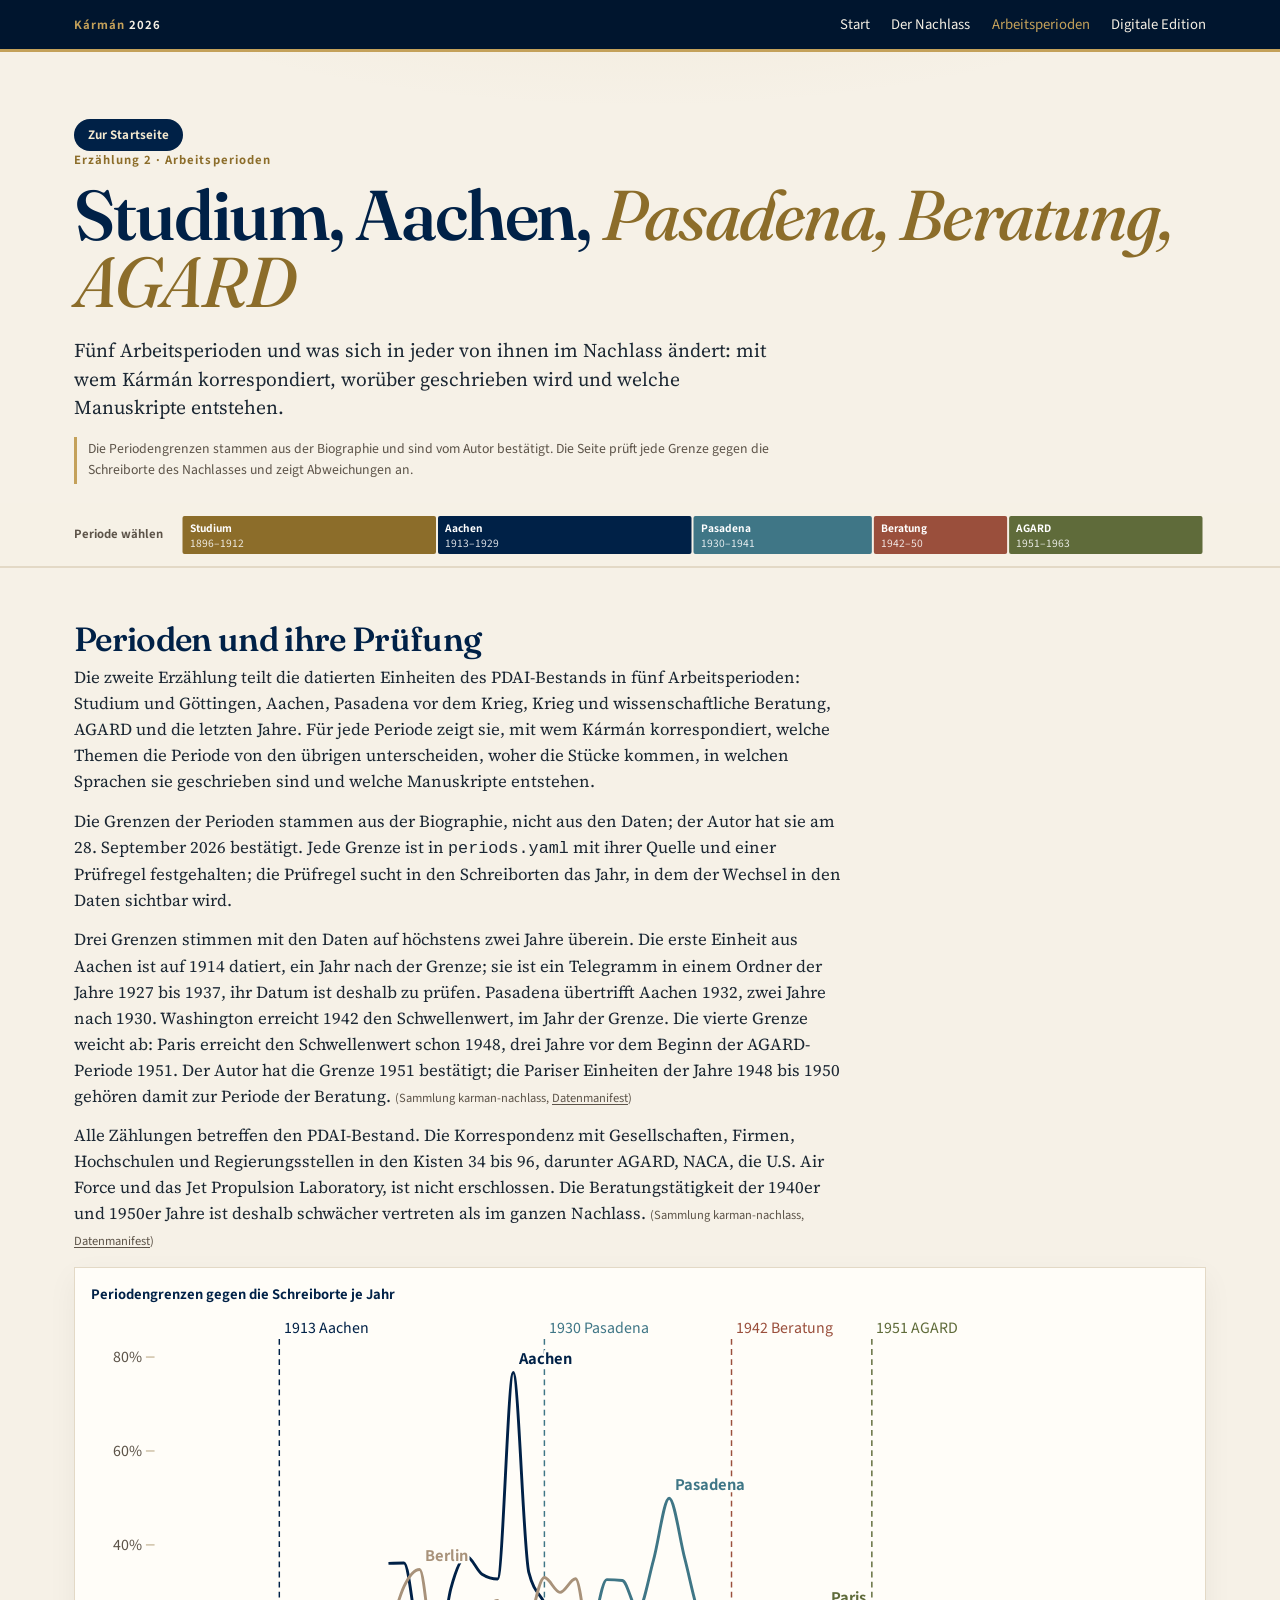
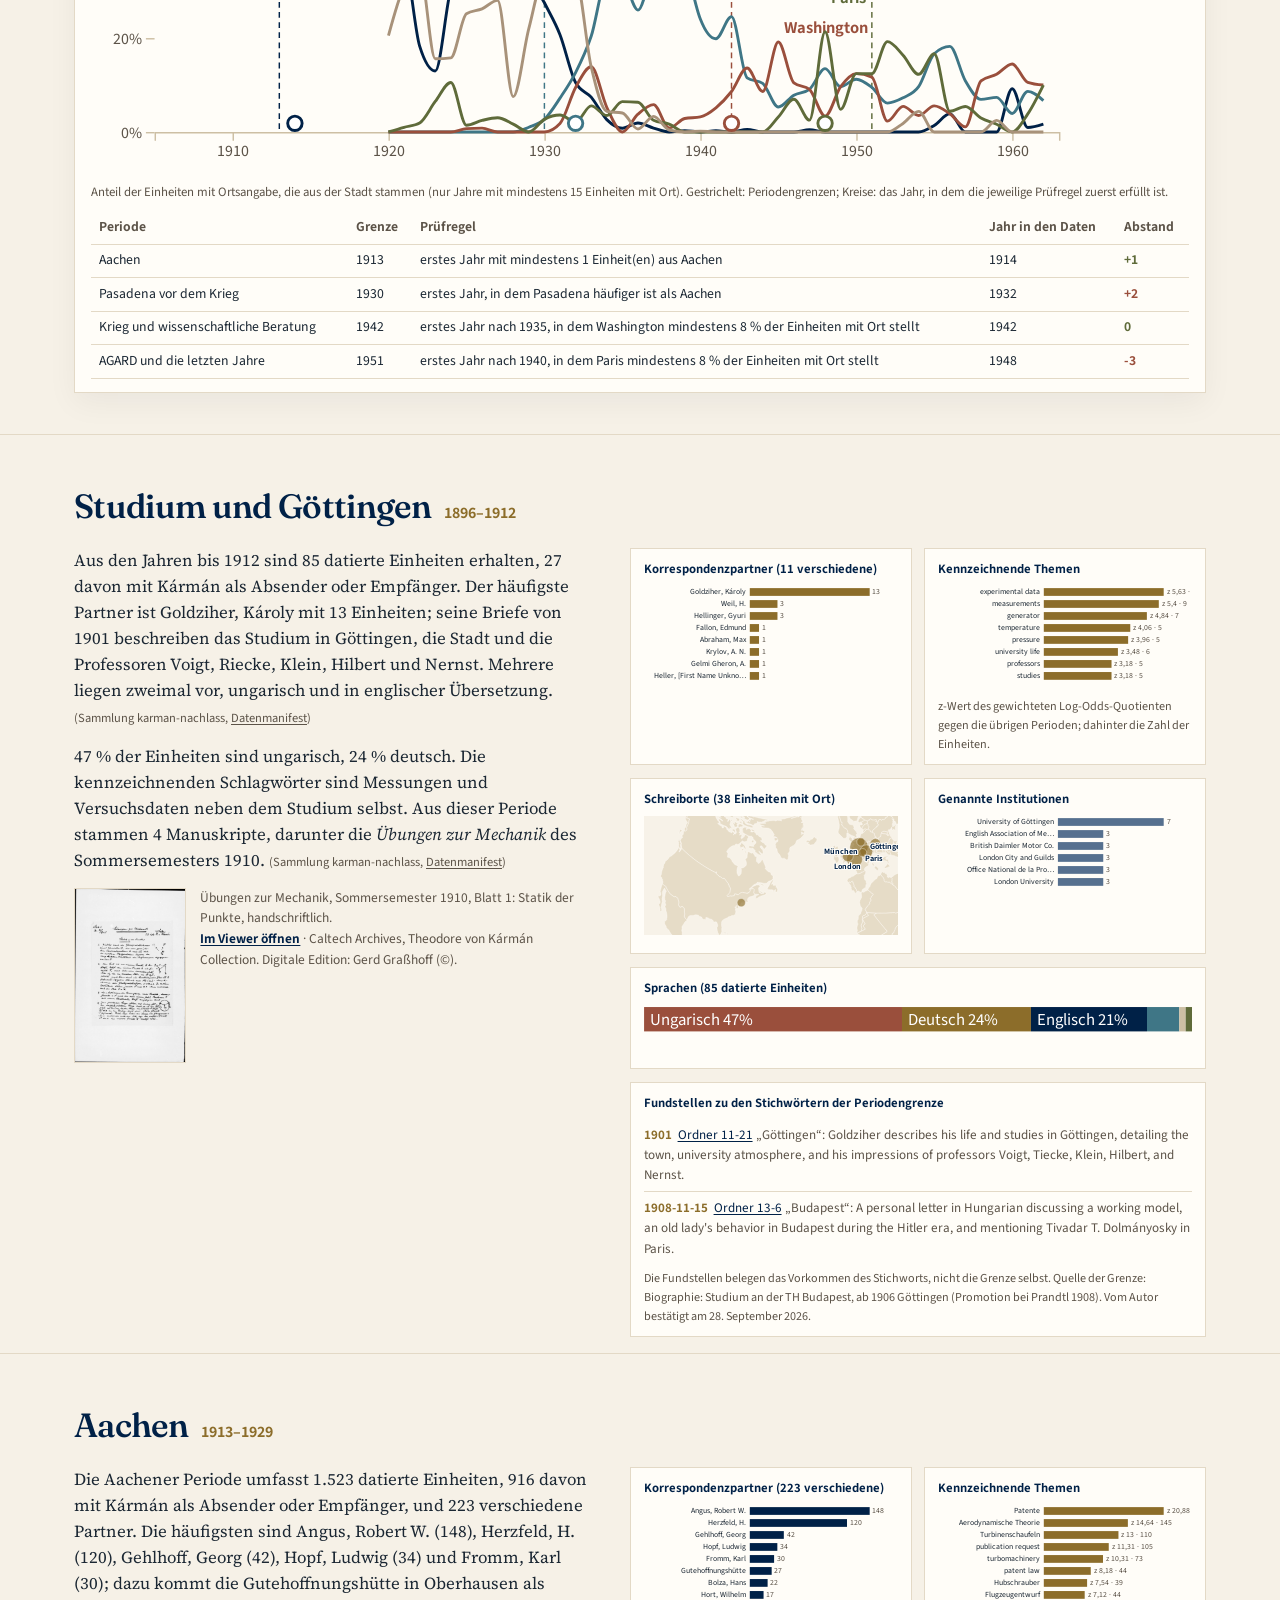
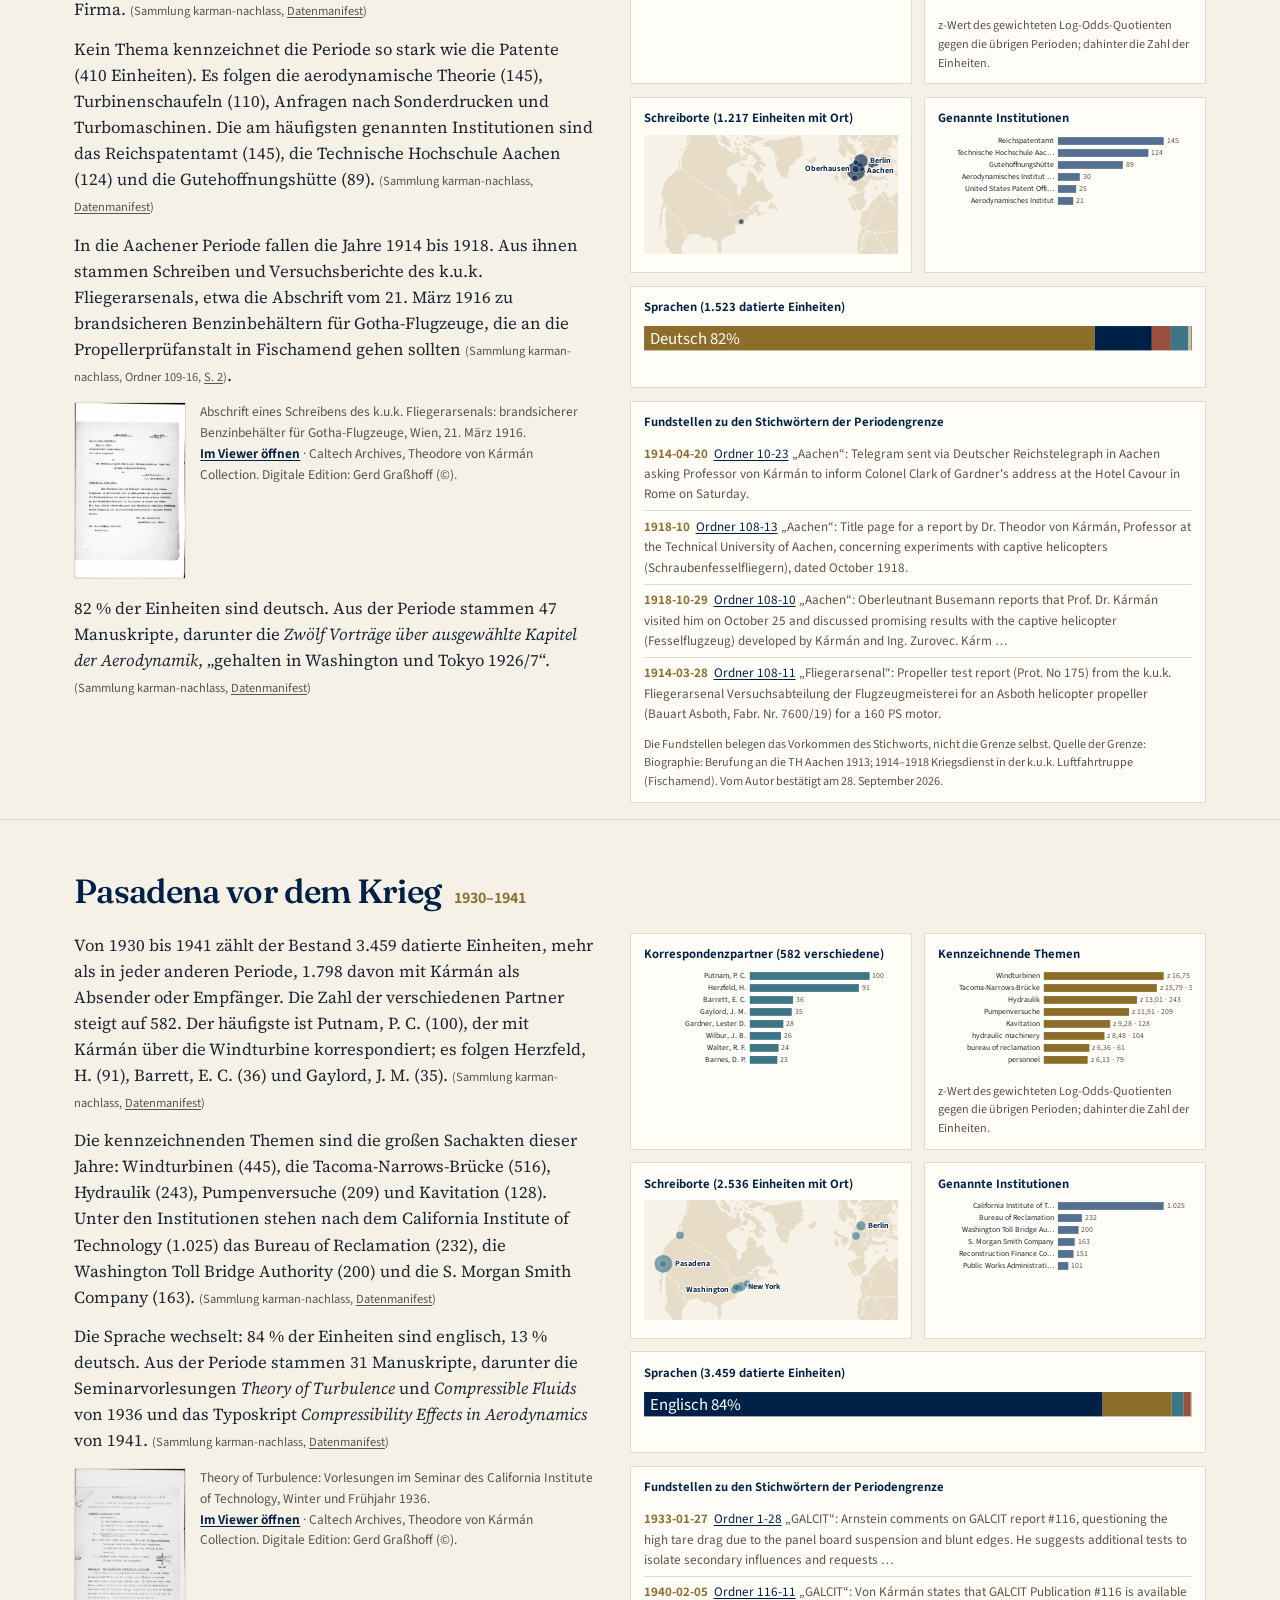
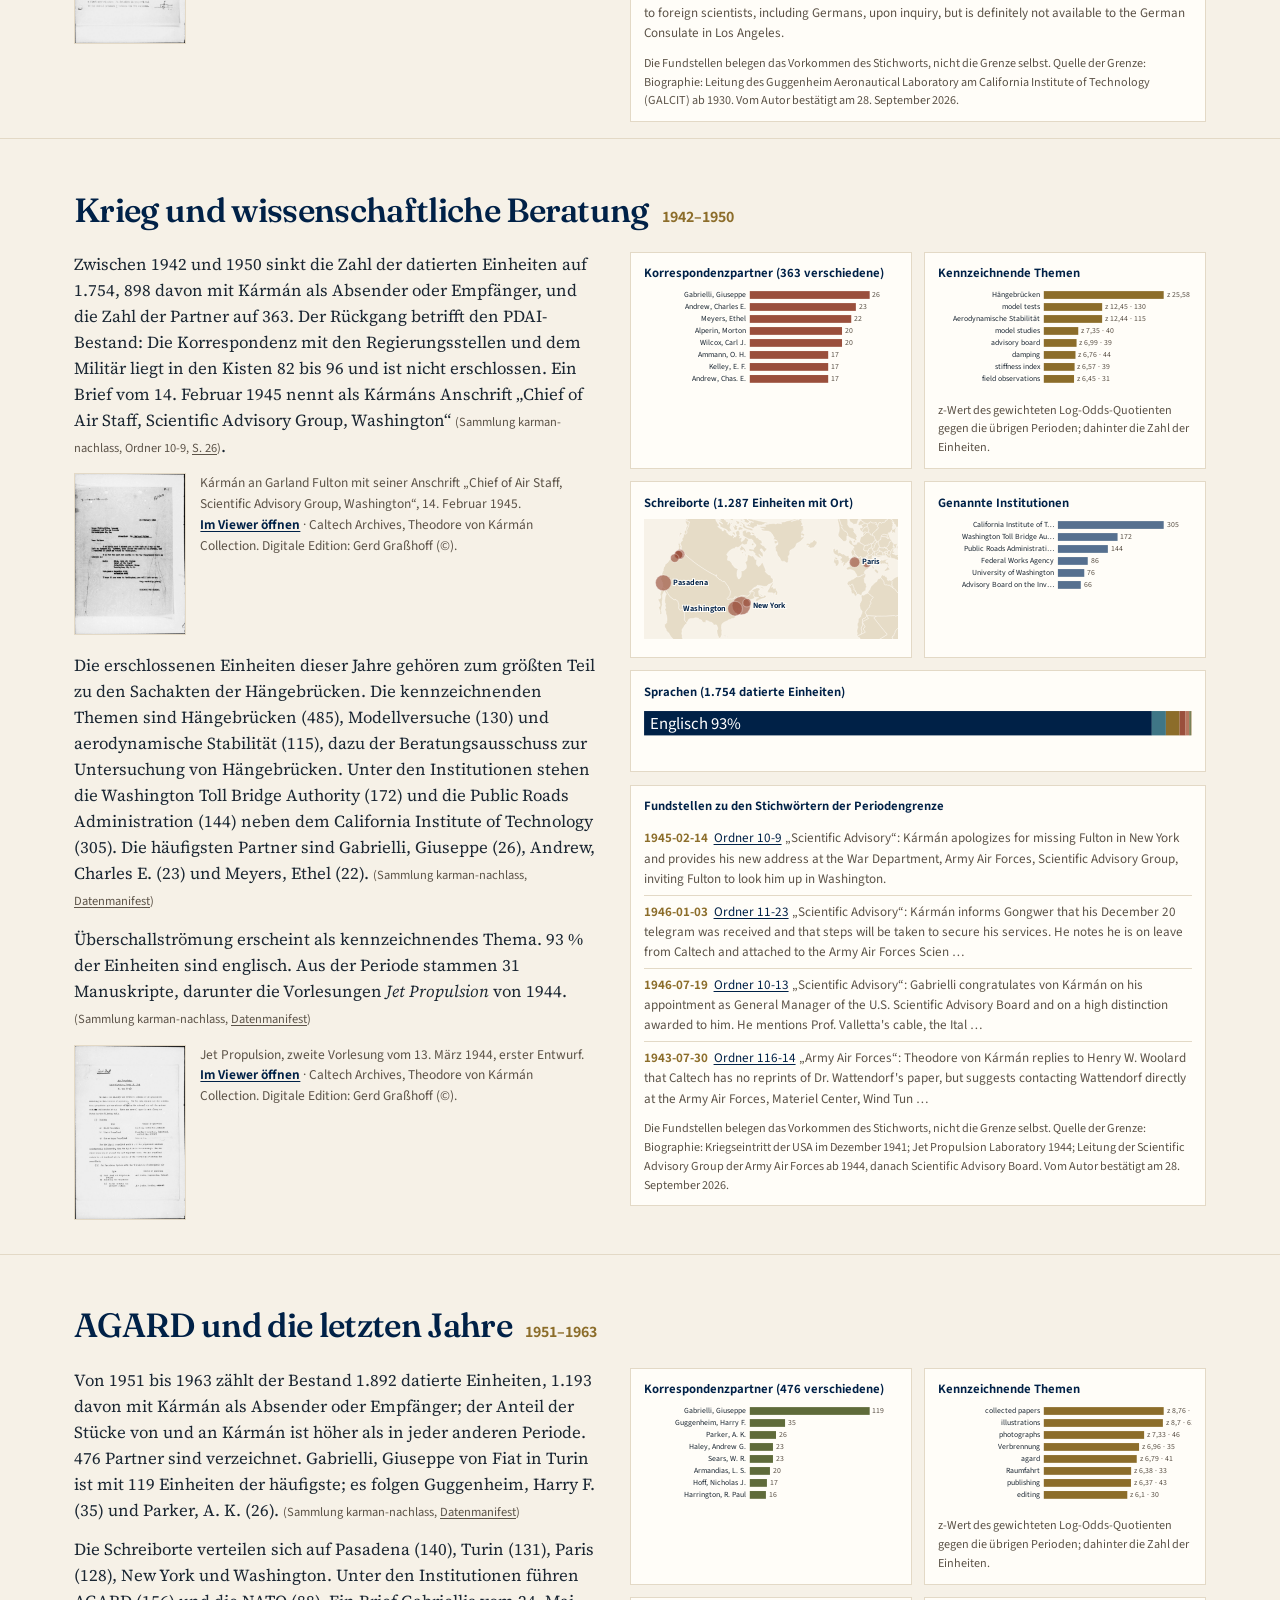
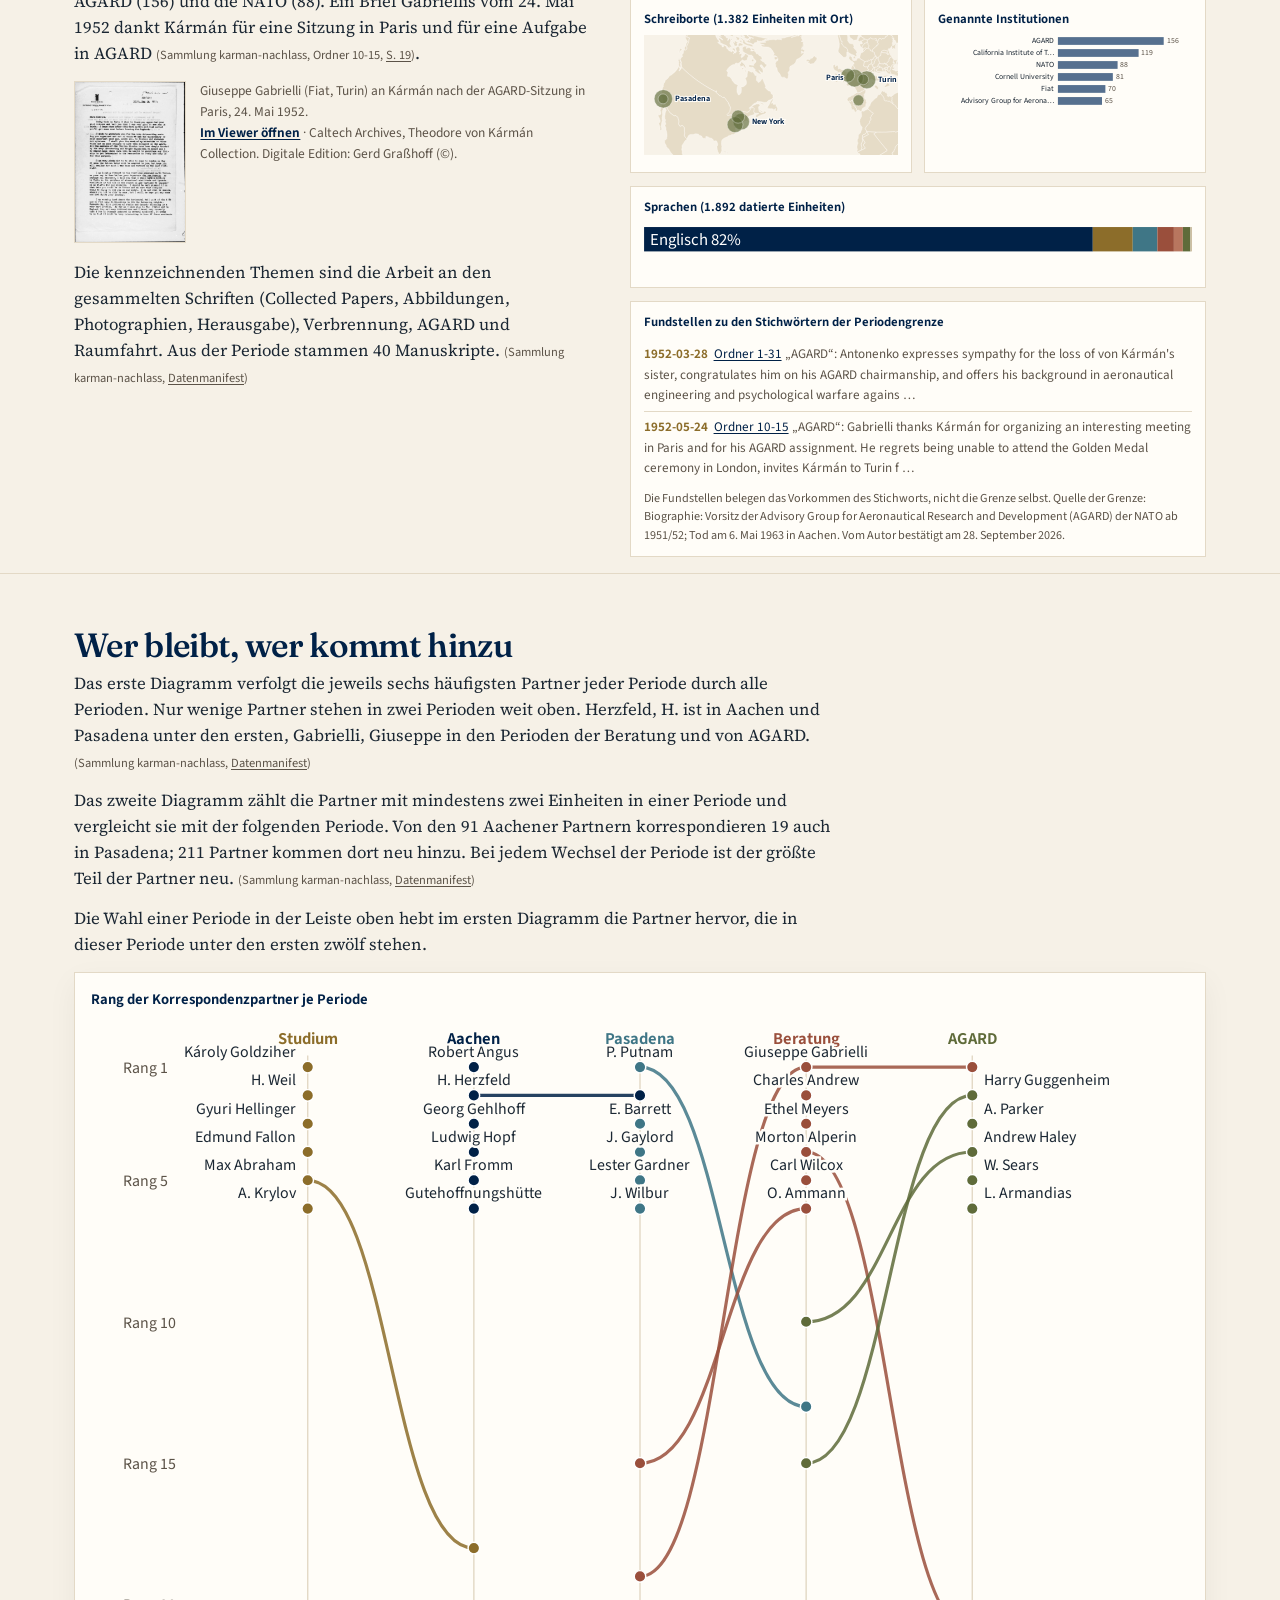
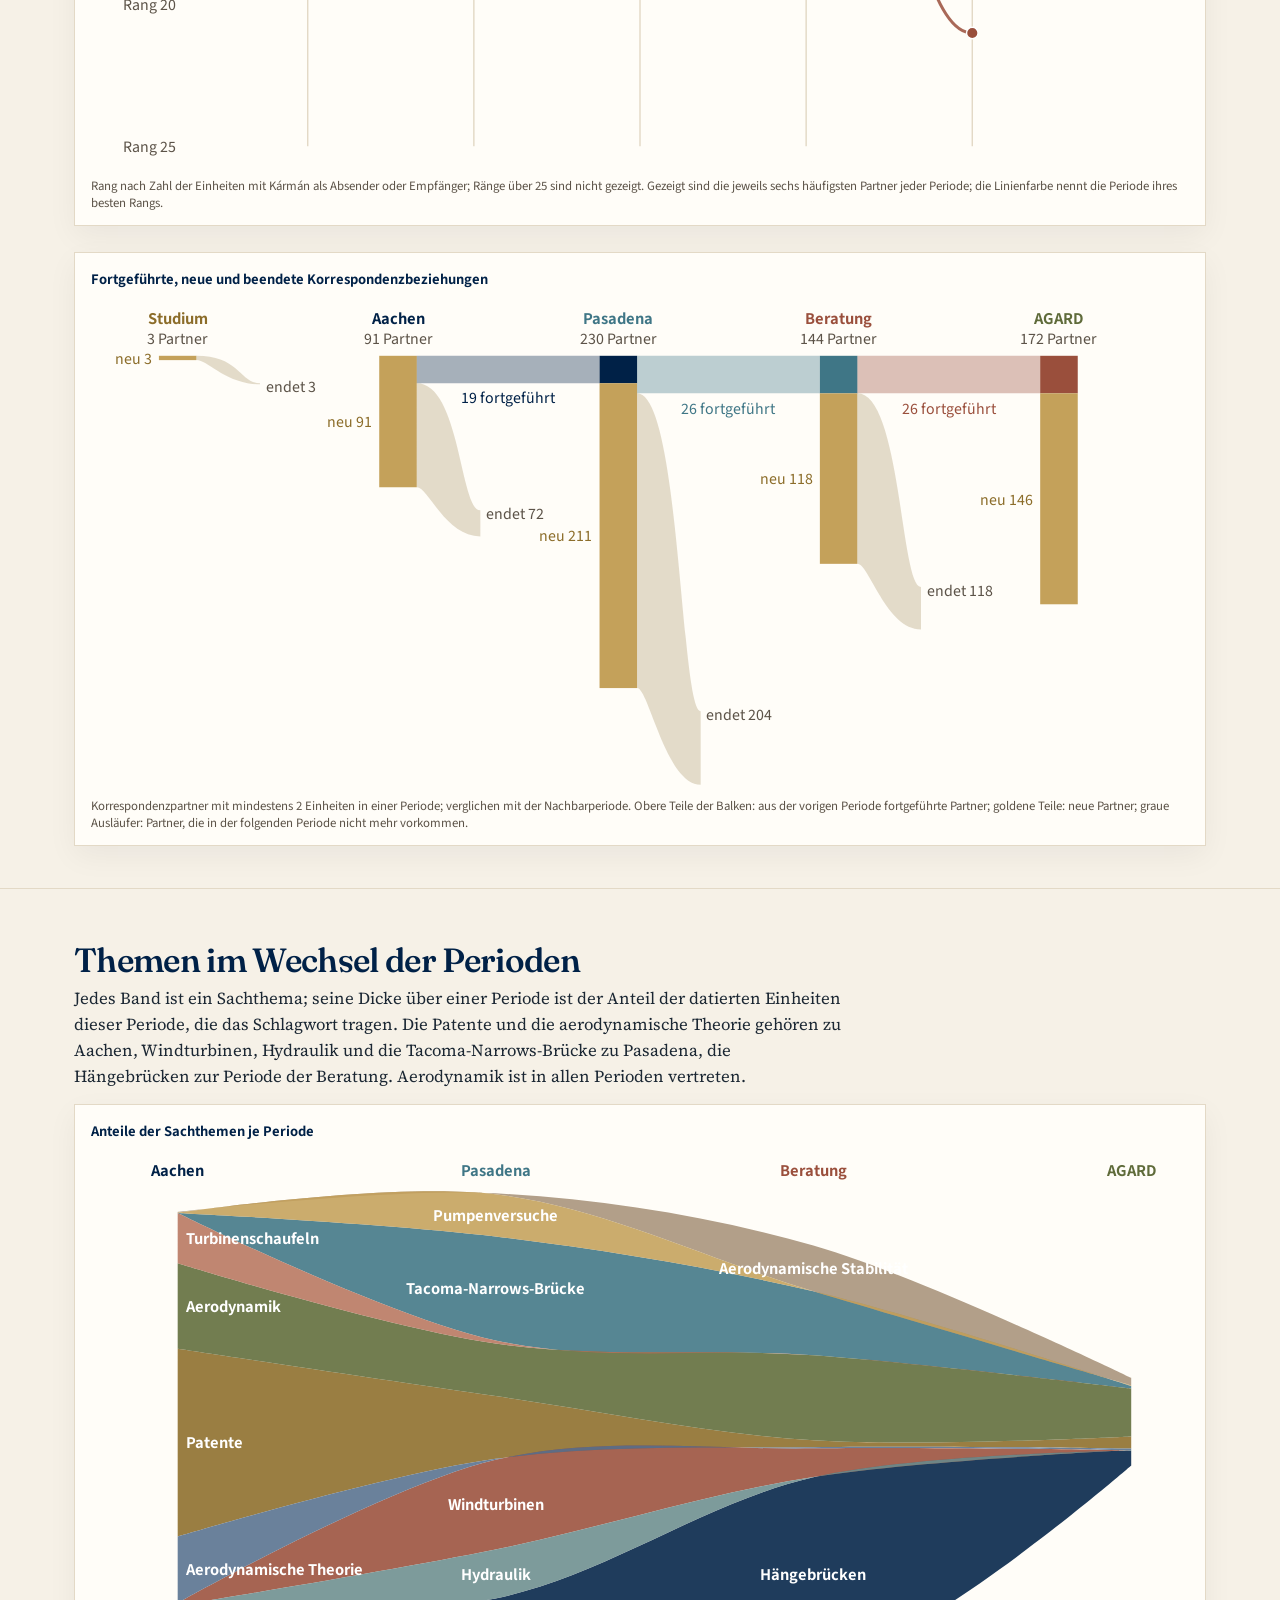
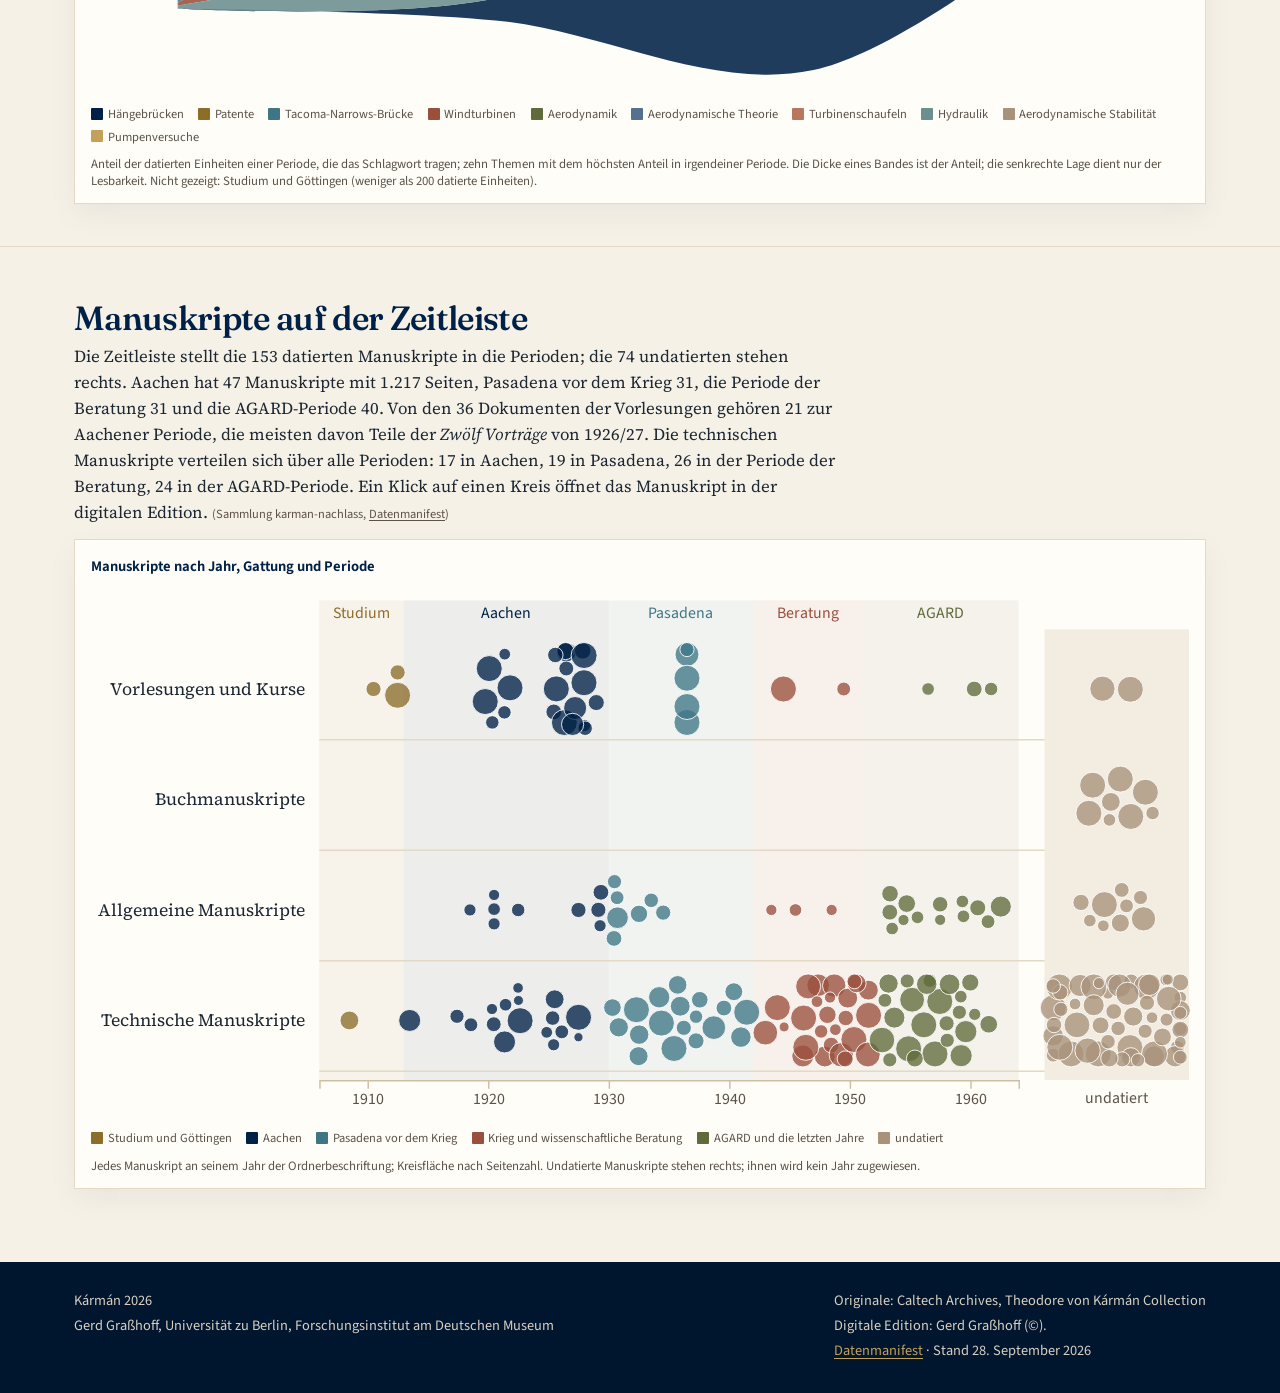
<file: perioden/index.html>
<!DOCTYPE html>
<html lang="de">
<head>
  <meta charset="utf-8">
  <meta name="viewport" content="width=device-width, initial-scale=1">
  <title>Arbeitsperioden Theodore von Kármáns · Karman 2026</title>
  <meta name="description" content="Wie die Arbeitsperioden Kármáns, vom Studium über Aachen und Pasadena bis zur Beratung und AGARD, Korrespondenzpartner, Themen und Manuskripte verändern.">
  <meta name="author" content="Gerd Graßhoff">
  <link rel="icon" href="../favicon.svg" type="image/svg+xml">
  <link rel="preconnect" href="https://fonts.googleapis.com">
  <link rel="preconnect" href="https://fonts.gstatic.com" crossorigin>
  <link href="https://fonts.googleapis.com/css2?family=Fraunces:ital,opsz,wght@0,9..144,460;0,9..144,560;1,9..144,460&family=Source+Sans+3:ital,wght@0,400;0,560;0,650;1,400&family=Source+Serif+4:ital,opsz,wght@0,8..60,400;0,8..60,560;1,8..60,400&display=swap" rel="stylesheet">
  <link rel="stylesheet" href="../assets/karman.css?v=20260929104529">
</head>
<body>
  <a class="skip" href="#inhalt">Zum Inhalt</a>
  <header class="mast">
    <div class="mast-inner">
      <p class="brand"><a href="../"><span>Kármán</span> 2026</a></p>
      <nav aria-label="Seiten">
        <a href="../">Start</a>
        <a href="../nachlass/">Der Nachlass</a>
        <a href="./" aria-current="page">Arbeitsperioden</a>
        <a href="https://lettre.ngrok.dev/karman/" target="_blank" rel="noopener">Digitale Edition</a>
      </nav>
    </div>
  </header>

  <main id="inhalt">
    <div class="wrap">
      <section class="story-hero">
        <p class="home-back"><a href="../index.html">Zur Startseite</a></p>
        
        <p class="kicker">Erzählung 2 · Arbeitsperioden</p>
        <h1>Studium, Aachen, <em>Pasadena, Beratung, AGARD</em></h1>
        <p class="lead">Fünf Arbeitsperioden und was sich in jeder von ihnen im Nachlass ändert: mit wem Kármán korrespondiert, worüber geschrieben wird und welche Manuskripte entstehen.</p>
        <p class="credit">Die Periodengrenzen stammen aus der Biographie und sind vom Autor bestätigt. Die Seite prüft jede Grenze gegen die Schreiborte des Nachlasses und zeigt Abweichungen an.</p>
      </section>
    </div>
    <div class="period-band" aria-label="Periodenleiste: Klick wählt eine Periode aus">
      <div class="wrap">
        <span class="lbl-head">Periode wählen</span>
        <div class="fig" data-chart="periodBand" style="min-height:0"></div>
      </div>
    </div>
    <section class="period-section" id="einleitung"><div class="wrap"><div class="head"><h2>Perioden und ihre Prüfung</h2></div><div class="period-text" style="max-width:48rem"><p>Die zweite Erzählung teilt die datierten Einheiten des PDAI-Bestands in fünf Arbeitsperioden: Studium und Göttingen, Aachen, Pasadena vor dem Krieg, Krieg und wissenschaftliche Beratung, AGARD und die letzten Jahre. Für jede Periode zeigt sie, mit wem Kármán korrespondiert, welche Themen die Periode von den übrigen unterscheiden, woher die Stücke kommen, in welchen Sprachen sie geschrieben sind und welche Manuskripte entstehen.</p>
<p>Die Grenzen der Perioden stammen aus der Biographie, nicht aus den Daten; der Autor hat sie am 28. September 2026 bestätigt. Jede Grenze ist in <code>periods.yaml</code> mit ihrer Quelle und einer Prüfregel festgehalten; die Prüfregel sucht in den Schreiborten das Jahr, in dem der Wechsel in den Daten sichtbar wird.</p>
<p>Drei Grenzen stimmen mit den Daten auf höchstens zwei Jahre überein. Die erste Einheit aus Aachen ist auf 1914 datiert, ein Jahr nach der Grenze; sie ist ein Telegramm in einem Ordner der Jahre 1927 bis 1937, ihr Datum ist deshalb zu prüfen. Pasadena übertrifft Aachen 1932, zwei Jahre nach 1930. Washington erreicht 1942 den Schwellenwert, im Jahr der Grenze. Die vierte Grenze weicht ab: Paris erreicht den Schwellenwert schon 1948, drei Jahre vor dem Beginn der AGARD-Periode 1951. Der Autor hat die Grenze 1951 bestätigt; die Pariser Einheiten der Jahre 1948 bis 1950 gehören damit zur Periode der Beratung. <span class="locus">(Sammlung karman-nachlass, <a href="../data/manifest.json">Datenmanifest</a>)</span></p>
<p>Alle Zählungen betreffen den PDAI-Bestand. Die Korrespondenz mit Gesellschaften, Firmen, Hochschulen und Regierungsstellen in den Kisten 34 bis 96, darunter AGARD, NACA, die U.S. Air Force und das Jet Propulsion Laboratory, ist nicht erschlossen. Die Beratungstätigkeit der 1940er und 1950er Jahre ist deshalb schwächer vertreten als im ganzen Nachlass. <span class="locus">(Sammlung karman-nachlass, <a href="../data/manifest.json">Datenmanifest</a>)</span></p></div><div class="full-figure"><p class="fig-title">Periodengrenzen gegen die Schreiborte je Jahr</p><div class="fig" data-chart="periodCheck"></div><div class="table-scroll"><table class="check-table"><thead><tr><th>Periode</th><th>Grenze</th><th>Prüfregel</th><th>Jahr in den Daten</th><th>Abstand</th></tr></thead><tbody><tr><td>Aachen</td><td>1913</td><td>erstes Jahr mit mindestens 1 Einheit(en) aus Aachen</td><td>1914</td><td class="ok">+1</td></tr><tr><td>Pasadena vor dem Krieg</td><td>1930</td><td>erstes Jahr, in dem Pasadena häufiger ist als Aachen</td><td>1932</td><td class="off">+2</td></tr><tr><td>Krieg und wissenschaftliche Beratung</td><td>1942</td><td>erstes Jahr nach 1935, in dem Washington mindestens 8 % der Einheiten mit Ort stellt</td><td>1942</td><td class="ok">0</td></tr><tr><td>AGARD und die letzten Jahre</td><td>1951</td><td>erstes Jahr nach 1940, in dem Paris mindestens 8 % der Einheiten mit Ort stellt</td><td>1948</td><td class="off">-3</td></tr></tbody></table></div></div></div></section>
<section class="period-section" id="p-studium" data-period="studium"><div class="wrap"><div class="head"><h2>Studium und Göttingen</h2><span class="years">1896–1912</span></div><div class="period-grid"><div class="period-text"><p>Aus den Jahren bis 1912 sind 85 datierte Einheiten erhalten, 27 davon mit Kármán als Absender oder Empfänger. Der häufigste Partner ist Goldziher, Károly mit 13 Einheiten; seine Briefe von 1901 beschreiben das Studium in Göttingen, die Stadt und die Professoren Voigt, Riecke, Klein, Hilbert und Nernst. Mehrere liegen zweimal vor, ungarisch und in englischer Übersetzung. <span class="locus">(Sammlung karman-nachlass, <a href="../data/manifest.json">Datenmanifest</a>)</span></p>
<p>47 % der Einheiten sind ungarisch, 24 % deutsch. Die kennzeichnenden Schlagwörter sind Messungen und Versuchsdaten neben dem Studium selbst. Aus dieser Periode stammen 4 Manuskripte, darunter die <em>Übungen zur Mechanik</em> des Sommersemesters 1910. <span class="locus">(Sammlung karman-nachlass, <a href="../data/manifest.json">Datenmanifest</a>)</span></p>
<figure class="quote-card"><a href="https://lettre.ngrok.dev/karman/?doc=117-1_course_lectures_1910_ubungen_zur_mechanik&p=2" target="_blank" rel="noopener" target="_blank" rel="noopener"><img src="../img/uebungen-1910.jpg" alt="Übungen zur Mechanik, Sommersemester 1910, Blatt 1: Statik der Punkte, handschriftlich" loading="lazy" width="633" height="1000"></a><figcaption>Übungen zur Mechanik, Sommersemester 1910, Blatt 1: Statik der Punkte, handschriftlich.<br><a href="https://lettre.ngrok.dev/karman/?doc=117-1_course_lectures_1910_ubungen_zur_mechanik&p=2" target="_blank" rel="noopener" target="_blank" rel="noopener">Im Viewer öffnen</a> · Caltech Archives, Theodore von Kármán Collection. Digitale Edition: Gerd Graßhoff (©).</figcaption></figure></div><div class="period-panels" data-panels="studium"></div></div></div></section>
<section class="period-section" id="p-aachen" data-period="aachen"><div class="wrap"><div class="head"><h2>Aachen</h2><span class="years">1913–1929</span></div><div class="period-grid"><div class="period-text"><p>Die Aachener Periode umfasst 1.523 datierte Einheiten, 916 davon mit Kármán als Absender oder Empfänger, und 223 verschiedene Partner. Die häufigsten sind Angus, Robert W. (148), Herzfeld, H. (120), Gehlhoff, Georg (42), Hopf, Ludwig (34) und Fromm, Karl (30); dazu kommt die Gutehoffnungshütte in Oberhausen als Firma. <span class="locus">(Sammlung karman-nachlass, <a href="../data/manifest.json">Datenmanifest</a>)</span></p>
<p>Kein Thema kennzeichnet die Periode so stark wie die Patente (410 Einheiten). Es folgen die aerodynamische Theorie (145), Turbinenschaufeln (110), Anfragen nach Sonderdrucken und Turbomaschinen. Die am häufigsten genannten Institutionen sind das Reichspatentamt (145), die Technische Hochschule Aachen (124) und die Gutehoffnungshütte (89). <span class="locus">(Sammlung karman-nachlass, <a href="../data/manifest.json">Datenmanifest</a>)</span></p>
<p>In die Aachener Periode fallen die Jahre 1914 bis 1918. Aus ihnen stammen Schreiben und Versuchsberichte des k.u.k. Fliegerarsenals, etwa die Abschrift vom 21. März 1916 zu brandsicheren Benzinbehältern für Gotha-Flugzeuge, die an die Propellerprüfanstalt in Fischamend gehen sollten <span class="locus">(Sammlung karman-nachlass, Ordner 109-16, <a href="https://lettre.ngrok.dev/karman/?doc=109-16_patents_sealed_tanks_1918_1923&amp;p=2" target="_blank" rel="noopener" target="_blank" rel="noopener">S. 2</a>)</span>.</p>
<figure class="quote-card"><a href="https://lettre.ngrok.dev/karman/?doc=109-16_patents_sealed_tanks_1918_1923&p=2" target="_blank" rel="noopener" target="_blank" rel="noopener"><img src="../img/fliegerarsenal-1916.jpg" alt="Abschrift eines Schreibens des k.u.k. Fliegerarsenals: brandsicherer Benzinbehälter für Gotha-Flugzeuge, Wien, 21. März 1916" loading="lazy" width="632" height="1000"></a><figcaption>Abschrift eines Schreibens des k.u.k. Fliegerarsenals: brandsicherer Benzinbehälter für Gotha-Flugzeuge, Wien, 21. März 1916.<br><a href="https://lettre.ngrok.dev/karman/?doc=109-16_patents_sealed_tanks_1918_1923&p=2" target="_blank" rel="noopener" target="_blank" rel="noopener">Im Viewer öffnen</a> · Caltech Archives, Theodore von Kármán Collection. Digitale Edition: Gerd Graßhoff (©).</figcaption></figure>

<p>82 % der Einheiten sind deutsch. Aus der Periode stammen 47 Manuskripte, darunter die <em>Zwölf Vorträge über ausgewählte Kapitel der Aerodynamik</em>, „gehalten in Washington und Tokyo 1926/7“. <span class="locus">(Sammlung karman-nachlass, <a href="../data/manifest.json">Datenmanifest</a>)</span></p></div><div class="period-panels" data-panels="aachen"></div></div></div></section>
<section class="period-section" id="p-pasadena" data-period="pasadena"><div class="wrap"><div class="head"><h2>Pasadena vor dem Krieg</h2><span class="years">1930–1941</span></div><div class="period-grid"><div class="period-text"><p>Von 1930 bis 1941 zählt der Bestand 3.459 datierte Einheiten, mehr als in jeder anderen Periode, 1.798 davon mit Kármán als Absender oder Empfänger. Die Zahl der verschiedenen Partner steigt auf 582. Der häufigste ist Putnam, P. C. (100), der mit Kármán über die Windturbine korrespondiert; es folgen Herzfeld, H. (91), Barrett, E. C. (36) und Gaylord, J. M. (35). <span class="locus">(Sammlung karman-nachlass, <a href="../data/manifest.json">Datenmanifest</a>)</span></p>
<p>Die kennzeichnenden Themen sind die großen Sachakten dieser Jahre: Windturbinen (445), die Tacoma-Narrows-Brücke (516), Hydraulik (243), Pumpenversuche (209) und Kavitation (128). Unter den Institutionen stehen nach dem California Institute of Technology (1.025) das Bureau of Reclamation (232), die Washington Toll Bridge Authority (200) und die S. Morgan Smith Company (163). <span class="locus">(Sammlung karman-nachlass, <a href="../data/manifest.json">Datenmanifest</a>)</span></p>
<p>Die Sprache wechselt: 84 % der Einheiten sind englisch, 13 % deutsch. Aus der Periode stammen 31 Manuskripte, darunter die Seminarvorlesungen <em>Theory of Turbulence</em> und <em>Compressible Fluids</em> von 1936 und das Typoskript <em>Compressibility Effects in Aerodynamics</em> von 1941. <span class="locus">(Sammlung karman-nachlass, <a href="../data/manifest.json">Datenmanifest</a>)</span></p>
<figure class="quote-card"><a href="https://lettre.ngrok.dev/karman/?doc=117-18_course_lecture_1936_theory_of_turbulence_i&p=2" target="_blank" rel="noopener" target="_blank" rel="noopener"><img src="../img/turbulence-1936.jpg" alt="Theory of Turbulence: Vorlesungen im Seminar des California Institute of Technology, Winter und Frühjahr 1936" loading="lazy" width="632" height="1000"></a><figcaption>Theory of Turbulence: Vorlesungen im Seminar des California Institute of Technology, Winter und Frühjahr 1936.<br><a href="https://lettre.ngrok.dev/karman/?doc=117-18_course_lecture_1936_theory_of_turbulence_i&p=2" target="_blank" rel="noopener" target="_blank" rel="noopener">Im Viewer öffnen</a> · Caltech Archives, Theodore von Kármán Collection. Digitale Edition: Gerd Graßhoff (©).</figcaption></figure></div><div class="period-panels" data-panels="pasadena"></div></div></div></section>
<section class="period-section" id="p-beratung" data-period="beratung"><div class="wrap"><div class="head"><h2>Krieg und wissenschaftliche Beratung</h2><span class="years">1942–1950</span></div><div class="period-grid"><div class="period-text"><p>Zwischen 1942 und 1950 sinkt die Zahl der datierten Einheiten auf 1.754, 898 davon mit Kármán als Absender oder Empfänger, und die Zahl der Partner auf 363. Der Rückgang betrifft den PDAI-Bestand: Die Korrespondenz mit den Regierungsstellen und dem Militär liegt in den Kisten 82 bis 96 und ist nicht erschlossen. Ein Brief vom 14. Februar 1945 nennt als Kármáns Anschrift „Chief of Air Staff, Scientific Advisory Group, Washington“ <span class="locus">(Sammlung karman-nachlass, Ordner 10-9, <a href="https://lettre.ngrok.dev/karman/?doc=10-9_fulton_garland_1932_1957&amp;p=26" target="_blank" rel="noopener" target="_blank" rel="noopener">S. 26</a>)</span>.</p>
<figure class="quote-card"><a href="https://lettre.ngrok.dev/karman/?doc=10-9_fulton_garland_1932_1957&p=26" target="_blank" rel="noopener" target="_blank" rel="noopener"><img src="../img/sag-1945.jpg" alt="Kármán an Garland Fulton mit seiner Anschrift „Chief of Air Staff, Scientific Advisory Group, Washington“, 14. Februar 1945" loading="lazy" width="688" height="1000"></a><figcaption>Kármán an Garland Fulton mit seiner Anschrift „Chief of Air Staff, Scientific Advisory Group, Washington“, 14. Februar 1945.<br><a href="https://lettre.ngrok.dev/karman/?doc=10-9_fulton_garland_1932_1957&p=26" target="_blank" rel="noopener" target="_blank" rel="noopener">Im Viewer öffnen</a> · Caltech Archives, Theodore von Kármán Collection. Digitale Edition: Gerd Graßhoff (©).</figcaption></figure>

<p>Die erschlossenen Einheiten dieser Jahre gehören zum größten Teil zu den Sachakten der Hängebrücken. Die kennzeichnenden Themen sind Hängebrücken (485), Modellversuche (130) und aerodynamische Stabilität (115), dazu der Beratungsausschuss zur Untersuchung von Hängebrücken. Unter den Institutionen stehen die Washington Toll Bridge Authority (172) und die Public Roads Administration (144) neben dem California Institute of Technology (305). Die häufigsten Partner sind Gabrielli, Giuseppe (26), Andrew, Charles E. (23) und Meyers, Ethel (22). <span class="locus">(Sammlung karman-nachlass, <a href="../data/manifest.json">Datenmanifest</a>)</span></p>
<p>Überschallströmung erscheint als kennzeichnendes Thema. 93 % der Einheiten sind englisch. Aus der Periode stammen 31 Manuskripte, darunter die Vorlesungen <em>Jet Propulsion</em> von 1944. <span class="locus">(Sammlung karman-nachlass, <a href="../data/manifest.json">Datenmanifest</a>)</span></p>
<figure class="quote-card"><a href="https://lettre.ngrok.dev/karman/?doc=117-19_course_lecture_1944_jet_propulsion&p=2" target="_blank" rel="noopener" target="_blank" rel="noopener"><img src="../img/jet-propulsion-1944.jpg" alt="Jet Propulsion, zweite Vorlesung vom 13. März 1944, erster Entwurf" loading="lazy" width="634" height="1000"></a><figcaption>Jet Propulsion, zweite Vorlesung vom 13. März 1944, erster Entwurf.<br><a href="https://lettre.ngrok.dev/karman/?doc=117-19_course_lecture_1944_jet_propulsion&p=2" target="_blank" rel="noopener" target="_blank" rel="noopener">Im Viewer öffnen</a> · Caltech Archives, Theodore von Kármán Collection. Digitale Edition: Gerd Graßhoff (©).</figcaption></figure></div><div class="period-panels" data-panels="beratung"></div></div></div></section>
<section class="period-section" id="p-agard" data-period="agard"><div class="wrap"><div class="head"><h2>AGARD und die letzten Jahre</h2><span class="years">1951–1963</span></div><div class="period-grid"><div class="period-text"><p>Von 1951 bis 1963 zählt der Bestand 1.892 datierte Einheiten, 1.193 davon mit Kármán als Absender oder Empfänger; der Anteil der Stücke von und an Kármán ist höher als in jeder anderen Periode. 476 Partner sind verzeichnet. Gabrielli, Giuseppe von Fiat in Turin ist mit 119 Einheiten der häufigste; es folgen Guggenheim, Harry F. (35) und Parker, A. K. (26). <span class="locus">(Sammlung karman-nachlass, <a href="../data/manifest.json">Datenmanifest</a>)</span></p>
<p>Die Schreiborte verteilen sich auf Pasadena (140), Turin (131), Paris (128), New York und Washington. Unter den Institutionen führen AGARD (156) und die NATO (88). Ein Brief Gabriellis vom 24. Mai 1952 dankt Kármán für eine Sitzung in Paris und für eine Aufgabe in AGARD <span class="locus">(Sammlung karman-nachlass, Ordner 10-15, <a href="https://lettre.ngrok.dev/karman/?doc=10-15_gabrielli_giuseppe_lydia_crocco_april_dec_1952&amp;p=19" target="_blank" rel="noopener" target="_blank" rel="noopener">S. 19</a>)</span>.</p>
<figure class="quote-card"><a href="https://lettre.ngrok.dev/karman/?doc=10-15_gabrielli_giuseppe_lydia_crocco_april_dec_1952&p=19" target="_blank" rel="noopener" target="_blank" rel="noopener"><img src="../img/agard-1952.jpg" alt="Giuseppe Gabrielli (Fiat, Turin) an Kármán nach der AGARD-Sitzung in Paris, 24. Mai 1952" loading="lazy" width="689" height="1000"></a><figcaption>Giuseppe Gabrielli (Fiat, Turin) an Kármán nach der AGARD-Sitzung in Paris, 24. Mai 1952.<br><a href="https://lettre.ngrok.dev/karman/?doc=10-15_gabrielli_giuseppe_lydia_crocco_april_dec_1952&p=19" target="_blank" rel="noopener" target="_blank" rel="noopener">Im Viewer öffnen</a> · Caltech Archives, Theodore von Kármán Collection. Digitale Edition: Gerd Graßhoff (©).</figcaption></figure>

<p>Die kennzeichnenden Themen sind die Arbeit an den gesammelten Schriften (Collected Papers, Abbildungen, Photographien, Herausgabe), Verbrennung, AGARD und Raumfahrt. Aus der Periode stammen 40 Manuskripte. <span class="locus">(Sammlung karman-nachlass, <a href="../data/manifest.json">Datenmanifest</a>)</span></p></div><div class="period-panels" data-panels="agard"></div></div></div></section>
<section class="period-section" id="korrespondenz"><div class="wrap"><div class="head"><h2>Wer bleibt, wer kommt hinzu</h2></div><div class="period-text" style="max-width:48rem"><p>Das erste Diagramm verfolgt die jeweils sechs häufigsten Partner jeder Periode durch alle Perioden. Nur wenige Partner stehen in zwei Perioden weit oben. Herzfeld, H. ist in Aachen und Pasadena unter den ersten, Gabrielli, Giuseppe in den Perioden der Beratung und von AGARD. <span class="locus">(Sammlung karman-nachlass, <a href="../data/manifest.json">Datenmanifest</a>)</span></p>
<p>Das zweite Diagramm zählt die Partner mit mindestens zwei Einheiten in einer Periode und vergleicht sie mit der folgenden Periode. Von den 91 Aachener Partnern korrespondieren 19 auch in Pasadena; 211 Partner kommen dort neu hinzu. Bei jedem Wechsel der Periode ist der größte Teil der Partner neu. <span class="locus">(Sammlung karman-nachlass, <a href="../data/manifest.json">Datenmanifest</a>)</span></p>
<p>Die Wahl einer Periode in der Leiste oben hebt im ersten Diagramm die Partner hervor, die in dieser Periode unter den ersten zwölf stehen.</p></div><div class="full-figure"><p class="fig-title">Rang der Korrespondenzpartner je Periode</p><div class="fig" data-chart="bump"></div></div><div class="full-figure"><p class="fig-title">Fortgeführte, neue und beendete Korrespondenzbeziehungen</p><div class="fig" data-chart="alluvial"></div></div></div></section>
<section class="period-section" id="themen"><div class="wrap"><div class="head"><h2>Themen im Wechsel der Perioden</h2></div><div class="period-text" style="max-width:48rem"><p>Jedes Band ist ein Sachthema; seine Dicke über einer Periode ist der Anteil der datierten Einheiten dieser Periode, die das Schlagwort tragen. Die Patente und die aerodynamische Theorie gehören zu Aachen, Windturbinen, Hydraulik und die Tacoma-Narrows-Brücke zu Pasadena, die Hängebrücken zur Periode der Beratung. Aerodynamik ist in allen Perioden vertreten.</p></div><div class="full-figure"><p class="fig-title">Anteile der Sachthemen je Periode</p><div class="fig" data-chart="topicStream"></div></div></div></section>
<section class="period-section" id="manuskripte"><div class="wrap"><div class="head"><h2>Manuskripte auf der Zeitleiste</h2></div><div class="period-text" style="max-width:48rem"><p>Die Zeitleiste stellt die 153 datierten Manuskripte in die Perioden; die 74 undatierten stehen rechts. Aachen hat 47 Manuskripte mit 1.217 Seiten, Pasadena vor dem Krieg 31, die Periode der Beratung 31 und die AGARD-Periode 40. Von den 36 Dokumenten der Vorlesungen gehören 21 zur Aachener Periode, die meisten davon Teile der <em>Zwölf Vorträge</em> von 1926/27. Die technischen Manuskripte verteilen sich über alle Perioden: 17 in Aachen, 19 in Pasadena, 26 in der Periode der Beratung, 24 in der AGARD-Periode. Ein Klick auf einen Kreis öffnet das Manuskript in der digitalen Edition. <span class="locus">(Sammlung karman-nachlass, <a href="../data/manifest.json">Datenmanifest</a>)</span></p></div><div class="full-figure"><p class="fig-title">Manuskripte nach Jahr, Gattung und Periode</p><div class="fig" data-chart="swimlane"></div></div></div></section>
  </main>

  <footer>
    <div class="wrap">
      <div>
        <p>Kármán 2026</p>
        <p>Gerd Graßhoff, Universität zu Berlin, Forschungsinstitut am Deutschen Museum</p>
      </div>
      <div>
        <p>Originale: Caltech Archives, Theodore von Kármán Collection</p>
        <p>Digitale Edition: Gerd Graßhoff (©).</p>
        <p><a href="../data/manifest.json">Datenmanifest</a> · Stand 28. September 2026</p>
      </div>
    </div>
  </footer>

  <script src="../assets/vendor/d3.v7.min.js?v=20260929104529"></script>
  <script src="../assets/vendor/topojson-client.min.js?v=20260929104529"></script>
  <script src="../assets/vendor/world-110m.js?v=20260929104529"></script>
  <script src="../data/bundle.js?v=20260929104529"></script>
  <script src="../assets/js/charts.js?v=20260929104529"></script>
  <script src="../assets/js/perioden.js?v=20260929104529"></script>
  <script src="../assets/js/scrolly.js?v=20260929104529"></script>
</body>
</html>
</file>
<file: assets/karman.css>
/* Karman 2026 — shared styles for the landing page and both narratives.
   Visual system of Kepleriana 2026: Oxford blue, gold, sandstone. */

:root {
  --oxford: #002147;
  --oxford-deep: #00152e;
  --oxford-soft: #2c4a6e;
  --ink: #1b2733;
  --muted: #5c5348;
  --gold: #c4a15a;
  --gold-deep: #8c6d2a;
  --gold-pale: #efe3c4;
  --sand: #f6f1e7;
  --sand-deep: #ece3d2;
  --paper: #fffdf8;
  --line: #e3d9c6;
  --line-strong: #cdbfa4;
  --serif: "Source Serif 4", "Palatino Linotype", Palatino, serif;
  --display: "Fraunces", "Source Serif 4", Palatino, serif;
  --sans: "Source Sans 3", "Avenir Next", "Segoe UI", sans-serif;
  --p-studium: #8c6d2a;
  --p-aachen: #002147;
  --p-pasadena: #3f7686;
  --p-beratung: #9a4f3c;
  --p-agard: #5f6b3a;
}

* { box-sizing: border-box; }
html { scroll-behavior: smooth; }
.no-smooth { scroll-behavior: auto !important; }
body {
  margin: 0;
  color: var(--ink);
  background:
    radial-gradient(1200px 480px at 50% -180px, rgba(196, 161, 90, 0.16), transparent 60%),
    var(--sand);
  font-family: var(--serif);
  font-size: 1.05rem;
  line-height: 1.55;
}
a { color: var(--oxford); text-underline-offset: 0.18em; }
a:hover { color: var(--gold-deep); }
img { max-width: 100%; }
.skip {
  position: absolute; left: 1rem; top: -4rem;
  background: var(--oxford); color: #fff; padding: 0.4rem 0.7rem;
}
.skip:focus { top: 0.6rem; z-index: 50; }

/* ---------------------------------------------------------------- mast */
.mast {
  background: var(--oxford-deep);
  color: #f4efe4;
  border-bottom: 3px solid var(--gold);
  position: relative;
  z-index: 20;
}
.mast-inner {
  max-width: 1180px;
  margin: 0 auto;
  padding: 0.85rem 1.5rem 0.8rem;
  display: flex;
  justify-content: space-between;
  align-items: baseline;
  gap: 1rem;
}
.brand {
  margin: 0;
  font-family: var(--sans);
  font-size: 0.8rem;
  letter-spacing: 0.08em;
  font-weight: 650;
}
.brand a { color: #f4efe4; text-decoration: none; }
.brand span { color: var(--gold); }
.mast nav { font-family: var(--sans); font-size: 0.92rem; }
.mast nav a { color: #f4efe4; text-decoration: none; margin-left: 1.15rem; }
.mast nav a:hover, .mast nav a[aria-current="page"] { color: var(--gold); }

.wrap { max-width: 1180px; margin: 0 auto; padding: 0 1.5rem; }

/* ---------------------------------------------------------------- hero */
.hero { padding: 3.4rem 0 1.6rem; }
.kicker {
  margin: 0 0 0.7rem;
  font-family: var(--sans);
  font-size: 0.8rem;
  letter-spacing: 0.08em;
  color: var(--gold-deep);
  font-weight: 650;
}
h1 {
  margin: 0;
  font-family: var(--display);
  font-weight: 560;
  font-size: clamp(2.8rem, 7vw, 5.6rem);
  letter-spacing: -0.03em;
  line-height: 0.95;
  color: var(--oxford);
}
h1 em { font-style: italic; font-weight: 460; color: var(--gold-deep); }
.lead {
  max-width: 44rem;
  margin: 1.35rem 0 0;
  font-size: 1.22rem;
  line-height: 1.45;
}
.byline { margin: 1.1rem 0 0; max-width: 44rem; color: var(--muted); font-size: 0.98rem; }
.credit {
  margin: 0.9rem 0 0;
  max-width: 44rem;
  font-family: var(--sans);
  font-size: 0.86rem;
  color: var(--muted);
  border-left: 3px solid var(--gold);
  padding: 0.15rem 0 0.15rem 0.7rem;
}

/* ---------------------------------------------------------------- key figures */
.figures {
  display: grid;
  grid-template-columns: repeat(6, 1fr);
  gap: 0;
  margin: 1.8rem 0 1.4rem;
  border-top: 1px solid var(--line);
  border-bottom: 1px solid var(--line);
}
.figures div { padding: 0.8rem 0.7rem 0.75rem; border-right: 1px solid var(--line); }
.figures div:last-child { border-right: 0; }
.figures .v {
  display: block;
  font-family: var(--display);
  font-size: 1.85rem;
  color: var(--oxford);
  line-height: 1.05;
  font-variant-numeric: lining-nums tabular-nums;
}
.figures .k { display: block; font-family: var(--sans); font-size: 0.82rem; color: var(--muted); margin-top: 0.2rem; }

/* ---------------------------------------------------------------- portal cards */
.portals {
  display: grid;
  grid-template-columns: 1.35fr 1fr 1fr;
  gap: 1rem;
  padding-bottom: 1rem;
}
.portal {
  background: var(--paper);
  border: 1px solid var(--line);
  border-top: 3px solid var(--oxford);
  border-radius: 2px;
  padding: 1.3rem 1.35rem 1.2rem;
  box-shadow: 0 10px 28px rgba(0, 21, 46, 0.05);
  display: flex;
  flex-direction: column;
}
.portal.lead-card { grid-row: span 3; }
.portal.wide { grid-column: span 2; }
.portal.method {
  grid-column: 1 / -1;
  border-top-color: var(--gold);
  background: linear-gradient(180deg, rgba(196, 161, 90, 0.1), transparent 4.5rem), var(--paper);
}
.portal.method h2 span { color: var(--gold-deep); font-style: italic; font-weight: 460; }
.method-cols { display: grid; grid-template-columns: 1fr 1fr; gap: 0.4rem 2rem; }
.method-cols p { margin: 0 0 0.75rem; }
.portal .mark {
  font-family: var(--sans);
  font-size: 0.76rem;
  letter-spacing: 0.06em;
  color: var(--gold-deep);
  font-weight: 650;
  margin: 0 0 0.45rem;
}
.portal h2 {
  margin: 0 0 0.55rem;
  font-family: var(--display);
  font-weight: 560;
  font-size: 1.7rem;
  line-height: 1.12;
  letter-spacing: -0.02em;
  color: var(--oxford);
}
.portal p { margin: 0 0 0.85rem; }
.portal .spark { margin: 0.1rem 0 0.9rem; }
.contents { list-style: none; margin: 0.2rem 0 1.1rem; padding: 0; border-top: 1px solid var(--line); }
.contents li { border-bottom: 1px solid var(--line); }
.contents a {
  display: grid;
  grid-template-columns: 2.2rem 1fr;
  gap: 0.55rem;
  text-decoration: none;
  padding: 0.4rem 0;
  color: var(--ink);
  font-size: 0.98rem;
}
.contents a:hover { color: var(--oxford); }
.contents .num { font-family: var(--sans); color: var(--gold-deep); font-size: 0.8rem; padding-top: 0.2rem; }
.go {
  margin-top: auto;
  align-self: flex-start;
  display: inline-block;
  background: var(--oxford);
  color: #f7f1e4;
  text-decoration: none;
  font-family: var(--sans);
  font-weight: 650;
  font-size: 0.95rem;
  padding: 0.6rem 0.95rem;
  border-radius: 2px;
}
.go:hover { background: #01315f; color: #fff; }
.go.quiet { background: transparent; color: var(--oxford); border: 1px solid var(--oxford); margin-left: 0.45rem; }
.go.quiet:hover { background: var(--oxford); color: #fff; }
.go-row { margin-top: auto; }

section.band { padding: 1.8rem 0 0.6rem; }
section.band > h2, .band-title {
  margin: 0 0 0.85rem;
  font-family: var(--display);
  font-weight: 560;
  font-size: 1.7rem;
  color: var(--oxford);
  letter-spacing: -0.02em;
}
.section-lead { margin: -0.35rem 0 1rem; color: var(--muted); max-width: 46rem; }

/* facsimile strip */
.facsimiles {
  display: grid;
  grid-template-columns: repeat(6, 1fr);
  gap: 0.8rem;
}
.facsimile {
  display: block;
  text-decoration: none;
  color: var(--ink);
  background: var(--paper);
  border: 1px solid var(--line);
  padding: 0.45rem 0.45rem 0.6rem;
}
.facsimile:hover { border-color: var(--oxford); }
.facsimile img { display: block; width: 100%; aspect-ratio: 5 / 7; object-fit: cover; object-position: top; background: #eee; }
.facsimile .d { display: block; font-family: var(--sans); font-size: 0.76rem; color: var(--gold-deep); margin-top: 0.45rem; font-weight: 650; }
.facsimile .c { display: block; font-family: var(--sans); font-size: 0.8rem; line-height: 1.3; margin-top: 0.15rem; }

/* sources */
.sources { display: grid; grid-template-columns: 1.2fr 1fr; gap: 1rem; padding-bottom: 2.5rem; }
.source-item { background: var(--paper); border: 1px solid var(--line); padding: 1rem 1.15rem; }
.source-item h3 { margin: 0 0 0.3rem; font-family: var(--display); font-weight: 560; font-size: 1.25rem; color: var(--oxford); }
.source-item p { margin: 0 0 0.35rem; font-size: 0.96rem; }
.source-item .meta { font-family: var(--sans); font-size: 0.84rem; color: var(--muted); }
.admission { margin: 0; padding-left: 1.2rem; font-size: 0.96rem; }
.admission li { margin-bottom: 0.3rem; }

footer {
  background: var(--oxford-deep);
  color: #d9d0c2;
  padding: 1.6rem 0 1.8rem;
  font-family: var(--sans);
  font-size: 0.9rem;
  margin-top: 2rem;
}
footer .wrap { display: flex; justify-content: space-between; gap: 1.5rem; flex-wrap: wrap; }
footer a { color: var(--gold); }
footer p { margin: 0.15rem 0; }

/* ---------------------------------------------------------------- narrative */
.story-hero { padding: 3rem 0 1.2rem; }
.story-hero h1 { font-size: clamp(2.4rem, 5.6vw, 4.4rem); }

.home-back { margin: 1.15rem 0 0; }
.home-back a {
  display: inline-block;
  font-family: var(--sans);
  font-size: 0.82rem;
  font-weight: 650;
  letter-spacing: 0.01em;
  color: #f4ead0;
  background: var(--oxford, #002147);
  text-decoration: none;
  padding: 0.38rem 0.85rem;
  border-radius: 999px;
}
.home-back a:hover { color: var(--gold, #c8a22a); }
.toc {
  display: flex;
  flex-wrap: wrap;
  gap: 0.35rem 0.5rem;
  margin: 1.4rem 0 0.5rem;
  padding: 0;
  list-style: none;
  font-family: var(--sans);
  font-size: 0.88rem;
}
.toc a {
  display: inline-block;
  text-decoration: none;
  color: var(--oxford);
  border: 1px solid var(--line);
  background: var(--paper);
  padding: 0.25rem 0.6rem;
  border-radius: 2px;
}
.toc a:hover { border-color: var(--oxford); }
.toc .n { color: var(--gold-deep); margin-right: 0.35rem; font-weight: 650; }

.chapter {
  display: grid;
  grid-template-columns: minmax(0, 0.92fr) minmax(0, 1.08fr);
  gap: 2.4rem;
  padding: 3.2rem 0 1rem;
  border-top: 1px solid var(--line);
}
.chapter.no-figure { grid-template-columns: minmax(0, 46rem); }
.chapter-text { min-width: 0; }
.chapter-num { font-family: var(--sans); font-size: 0.8rem; color: var(--gold-deep); font-weight: 650; margin: 0 0 0.35rem; letter-spacing: 0.04em; }
.chapter h2 {
  margin: 0 0 1rem;
  font-family: var(--display);
  font-weight: 560;
  font-size: 2.05rem;
  line-height: 1.1;
  letter-spacing: -0.02em;
  color: var(--oxford);
}
.chapter h3 { font-family: var(--display); font-weight: 560; font-size: 1.25rem; color: var(--oxford); margin: 1.4rem 0 0.5rem; }
.step {
  margin: 0 0 2.4rem;
  padding: 0.2rem 0 0.2rem 1rem;
  border-left: 2px solid transparent;
  transition: border-color 200ms ease, opacity 200ms ease;
  opacity: 0.55;
}
.step:first-of-type { opacity: 1; }
.step.active { border-left-color: var(--gold); opacity: 1; }
.step p { margin: 0 0 0.85rem; }
.step:last-child { margin-bottom: 30vh; }
.chapter.no-figure .step, .chapter.no-figure .step:last-child { opacity: 1; margin-bottom: 1.4rem; }
.chapter-figure { min-width: 0; }
.chapter-figure .sticky {
  position: sticky;
  top: 1.2rem;
  background: var(--paper);
  border: 1px solid var(--line);
  padding: 1rem 1rem 0.8rem;
  box-shadow: 0 10px 28px rgba(0, 21, 46, 0.05);
}
.fig { width: 100%; min-height: 320px; }
.fig svg { display: block; width: 100%; height: auto; overflow: visible; }
.fig-title { font-family: var(--sans); font-weight: 650; font-size: 0.92rem; color: var(--oxford); margin: 0 0 0.4rem; }
.fig-note { font-family: var(--sans); font-size: 0.8rem; color: var(--muted); margin: 0.55rem 0 0; line-height: 1.35; }
.fig-legend { display: flex; flex-wrap: wrap; gap: 0.2rem 0.9rem; font-family: var(--sans); font-size: 0.78rem; color: var(--muted); margin: 0.4rem 0 0; }
.fig-legend i { display: inline-block; width: 0.75rem; height: 0.75rem; margin-right: 0.3rem; vertical-align: -0.1rem; border-radius: 1px; }

.locus { font-family: var(--sans); font-size: 0.78rem; color: var(--muted); }
.locus a { color: var(--muted); }
.locus a:hover { color: var(--gold-deep); }
.aside {
  font-family: var(--sans);
  font-size: 0.9rem;
  background: var(--gold-pale);
  border-left: 3px solid var(--gold);
  padding: 0.6rem 0.8rem;
  margin: 0.4rem 0 1rem;
}
.aside p { margin: 0 0 0.4rem; }
.aside p:last-child { margin: 0; }
.quote-card { display: grid; grid-template-columns: 7rem 1fr; gap: 0.9rem; align-items: start; margin: 0.6rem 0 1.1rem; }
.quote-card img { display: block; width: 100%; height: auto; border: 1px solid var(--line); background: #fff; }
.quote-card figcaption { font-family: var(--sans); font-size: 0.84rem; color: var(--muted); }
.quote-card figcaption a { font-weight: 650; }

/* manuscript cards (full width band after a chapter) */
.ms-cards { display: grid; grid-template-columns: repeat(4, 1fr); gap: 0.9rem; padding: 0.6rem 0 2rem; }
.ms-card { background: var(--paper); border: 1px solid var(--line); display: flex; flex-direction: column; text-decoration: none; color: var(--ink); }
.ms-card:hover { border-color: var(--oxford); }
.ms-card img { width: 100%; aspect-ratio: 4 / 3; object-fit: cover; object-position: top; border-bottom: 1px solid var(--line); }
.ms-card .b { padding: 0.65rem 0.75rem 0.75rem; }
.ms-card .y { font-family: var(--sans); font-size: 0.78rem; color: var(--gold-deep); font-weight: 650; }
.ms-card h4 { font-family: var(--display); font-weight: 560; font-size: 1.05rem; margin: 0.15rem 0 0.3rem; color: var(--oxford); line-height: 1.2; }
.ms-card p { font-family: var(--sans); font-size: 0.82rem; margin: 0; color: var(--muted); line-height: 1.35; }

/* tooltip */
.tip {
  position: fixed;
  pointer-events: none;
  z-index: 60;
  background: var(--oxford-deep);
  color: #f4efe4;
  font-family: var(--sans);
  font-size: 0.82rem;
  line-height: 1.35;
  padding: 0.45rem 0.6rem;
  border-radius: 2px;
  max-width: 22rem;
  box-shadow: 0 6px 18px rgba(0, 0, 0, 0.25);
  opacity: 0;
  transition: opacity 120ms ease;
}
.tip b { color: var(--gold); font-weight: 650; }

/* chart text */
.axis text { font-family: var(--sans); font-size: 11px; fill: var(--muted); }
.lbl { font-family: var(--sans); font-size: 11px; }
.lbl:not([fill]) { fill: var(--muted); }
.axis path, .axis line { stroke: #cdbfa4; }
.lbl-strong { font-family: var(--sans); font-size: 11.5px; font-weight: 650; }
.lbl-strong:not([fill]) { fill: var(--oxford); }
.lbl-serif { font-family: var(--serif); font-size: 12px; }
.lbl-serif:not([fill]) { fill: var(--ink); }

/* ---------------------------------------------------------------- periods page */
.period-band {
  position: sticky;
  top: 0;
  z-index: 15;
  background: rgba(246, 241, 231, 0.96);
  backdrop-filter: blur(4px);
  border-bottom: 1px solid var(--line);
  padding: 0.55rem 0 0.5rem;
}
.period-band .wrap { display: grid; grid-template-columns: auto 1fr; gap: 1rem; align-items: center; }
.period-band .lbl-head { font-family: var(--sans); font-size: 0.8rem; color: var(--muted); font-weight: 650; }
.period-band svg { display: block; width: 100%; height: 46px; }
.period-band .seg { cursor: pointer; }
.period-band .seg text { font-family: var(--sans); font-size: 11.5px; fill: #fff; font-weight: 650; pointer-events: none; }
.period-band .seg .yr { font-weight: 400; fill: rgba(255, 255, 255, 0.85); }
.period-band .seg.dim rect { opacity: 0.3; }
.prov {
  display: inline-block;
  font-family: var(--sans);
  font-size: 0.72rem;
  font-weight: 650;
  color: var(--gold-deep);
  border: 1px solid var(--gold);
  border-radius: 2px;
  padding: 0 0.3rem;
  margin-left: 0.4rem;
  vertical-align: 0.1rem;
}
.period-section { padding: 2.8rem 0 1rem; border-top: 1px solid var(--line); scroll-margin-top: 64px; transition: opacity 200ms ease; }
.period-section .head { display: flex; align-items: baseline; gap: 0.8rem; flex-wrap: wrap; }
.period-section h2 { font-family: var(--display); font-weight: 560; font-size: 2.1rem; color: var(--oxford); margin: 0; letter-spacing: -0.02em; }
.period-section .years { font-family: var(--sans); font-size: 1rem; color: var(--gold-deep); font-weight: 650; }
.period-grid { display: grid; grid-template-columns: minmax(0, 0.95fr) minmax(0, 1.05fr); gap: 2.2rem; margin-top: 1rem; }
.period-text p { margin: 0 0 0.85rem; }
.period-panels { display: grid; grid-template-columns: 1fr 1fr; gap: 0.8rem; align-content: start; }
.panel { background: var(--paper); border: 1px solid var(--line); padding: 0.7rem 0.8rem 0.6rem; min-width: 0; }
.panel.wide { grid-column: 1 / -1; }
.panel h4 { font-family: var(--sans); font-size: 0.8rem; font-weight: 650; color: var(--oxford); margin: 0 0 0.35rem; }
.panel .note { font-family: var(--sans); font-size: 0.76rem; color: var(--muted); margin: 0.35rem 0 0; }
.evidence { list-style: none; margin: 0; padding: 0; font-family: var(--sans); font-size: 0.82rem; }
.evidence li { border-top: 1px solid var(--line); padding: 0.35rem 0; }
.evidence li:first-child { border-top: 0; }
.evidence .d { color: var(--gold-deep); font-weight: 650; margin-right: 0.35rem; }
.evidence .t { color: var(--muted); }
.table-scroll { overflow-x: auto; -webkit-overflow-scrolling: touch; }
.check-table { width: 100%; border-collapse: collapse; font-family: var(--sans); font-size: 0.86rem; margin: 0.6rem 0 0; }
.check-table th, .check-table td { text-align: left; padding: 0.35rem 0.5rem; border-bottom: 1px solid var(--line); vertical-align: top; }
.check-table th { color: var(--muted); font-weight: 650; }
.check-table .ok { color: var(--p-agard); font-weight: 650; }
.check-table .off { color: var(--p-beratung); font-weight: 650; }
.full-figure { background: var(--paper); border: 1px solid var(--line); padding: 1rem 1rem 0.8rem; margin: 0.8rem 0 1.6rem; box-shadow: 0 10px 28px rgba(0, 21, 46, 0.05); }

/* ---------------------------------------------------------------- responsive */
@media (max-width: 1020px) {
  .portals { grid-template-columns: 1fr 1fr; }
  .portal.lead-card { grid-row: auto; grid-column: 1 / -1; }
  .portal.wide { grid-column: 1 / -1; }
  .figures { grid-template-columns: repeat(3, 1fr); }
  .figures div:nth-child(3) { border-right: 0; }
  .facsimiles { grid-template-columns: repeat(3, 1fr); }
  .ms-cards { grid-template-columns: repeat(2, 1fr); }
  .chapter, .period-grid { grid-template-columns: 1fr; }
  .chapter-figure { order: -1; }
  .chapter-figure .sticky { position: relative; top: 0; }
  .step { opacity: 1; }
  .step:last-child { margin-bottom: 1rem; }
}
@media (max-width: 680px) {
  .mast-inner { flex-direction: column; align-items: flex-start; }
  .mast nav a { margin-left: 0; margin-right: 0.9rem; }
  .portals, .method-cols, .sources, .period-panels { grid-template-columns: 1fr; }
  .figures { grid-template-columns: repeat(2, 1fr); }
  .figures div:nth-child(3) { border-right: 1px solid var(--line); }
  .figures div:nth-child(2n) { border-right: 0; }
  .facsimiles { grid-template-columns: repeat(2, 1fr); }
  .ms-cards { grid-template-columns: 1fr; }
  .go.quiet { margin-left: 0; margin-top: 0.45rem; }
  .hero { padding-top: 2.2rem; }
  .period-band .wrap { grid-template-columns: 1fr; gap: 0.2rem; }
  .quote-card { grid-template-columns: 5rem 1fr; }
  .chapter-figure .fig, .full-figure .fig { overflow-x: auto; -webkit-overflow-scrolling: touch; }
  .chapter-figure .fig svg, .full-figure .fig svg { min-width: 600px; }
  .chapter-figure .sticky, .full-figure { padding: 0.7rem 0.6rem 0.6rem; }
}
@media (prefers-reduced-motion: reduce) {
  html { scroll-behavior: auto; }
  .step { transition: none; }
}
</file>
